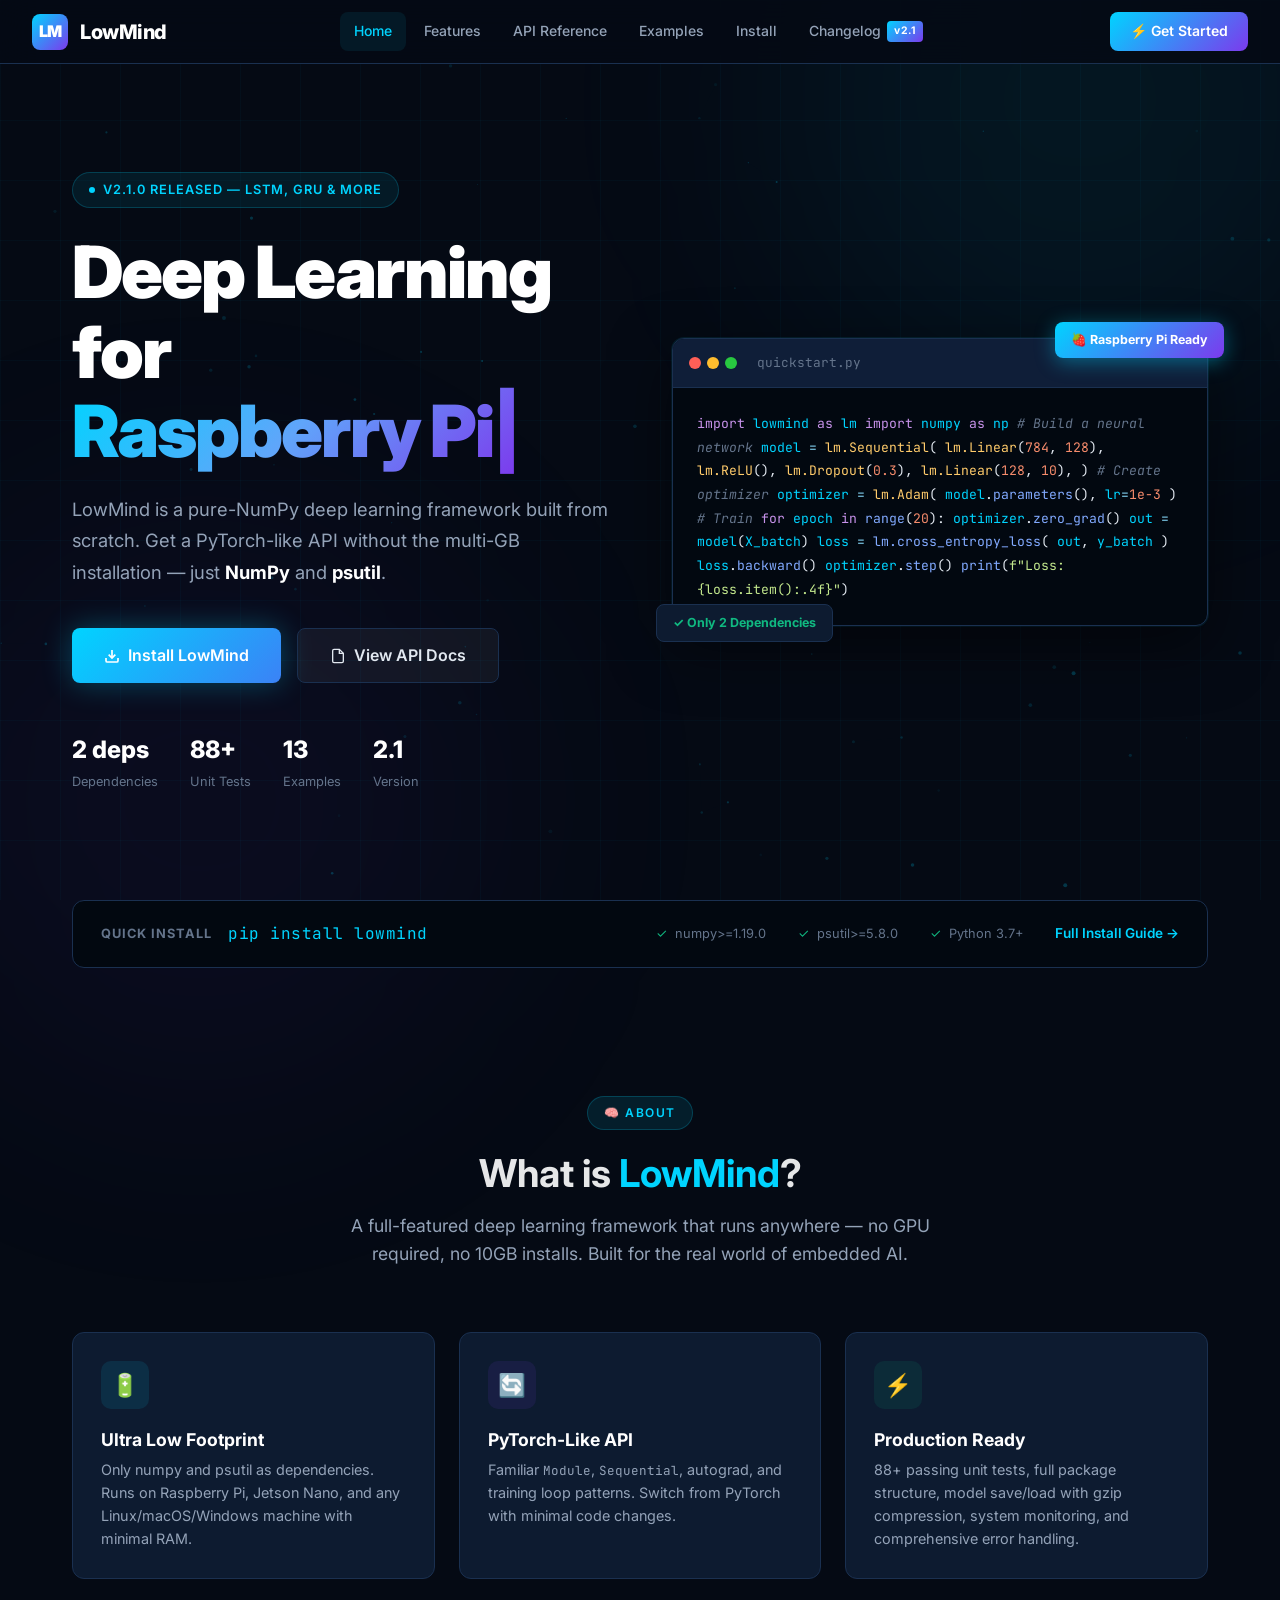
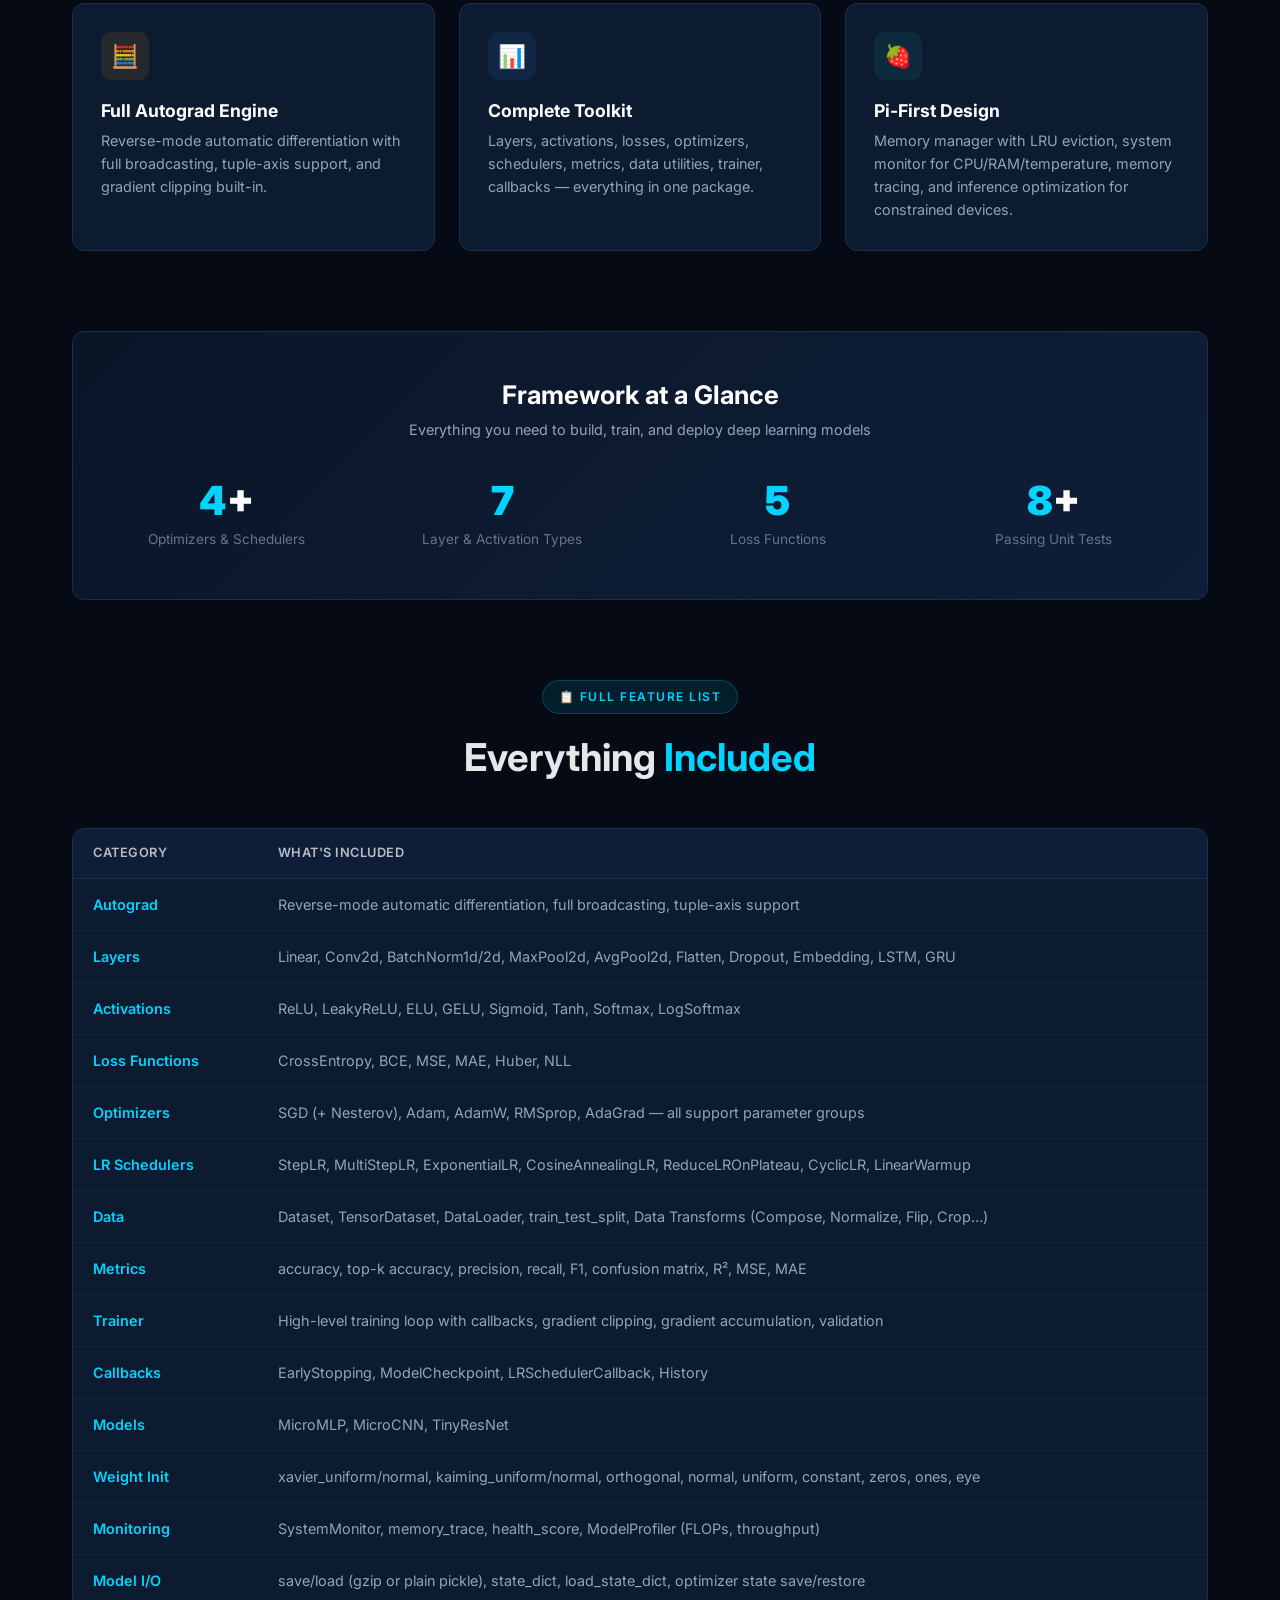
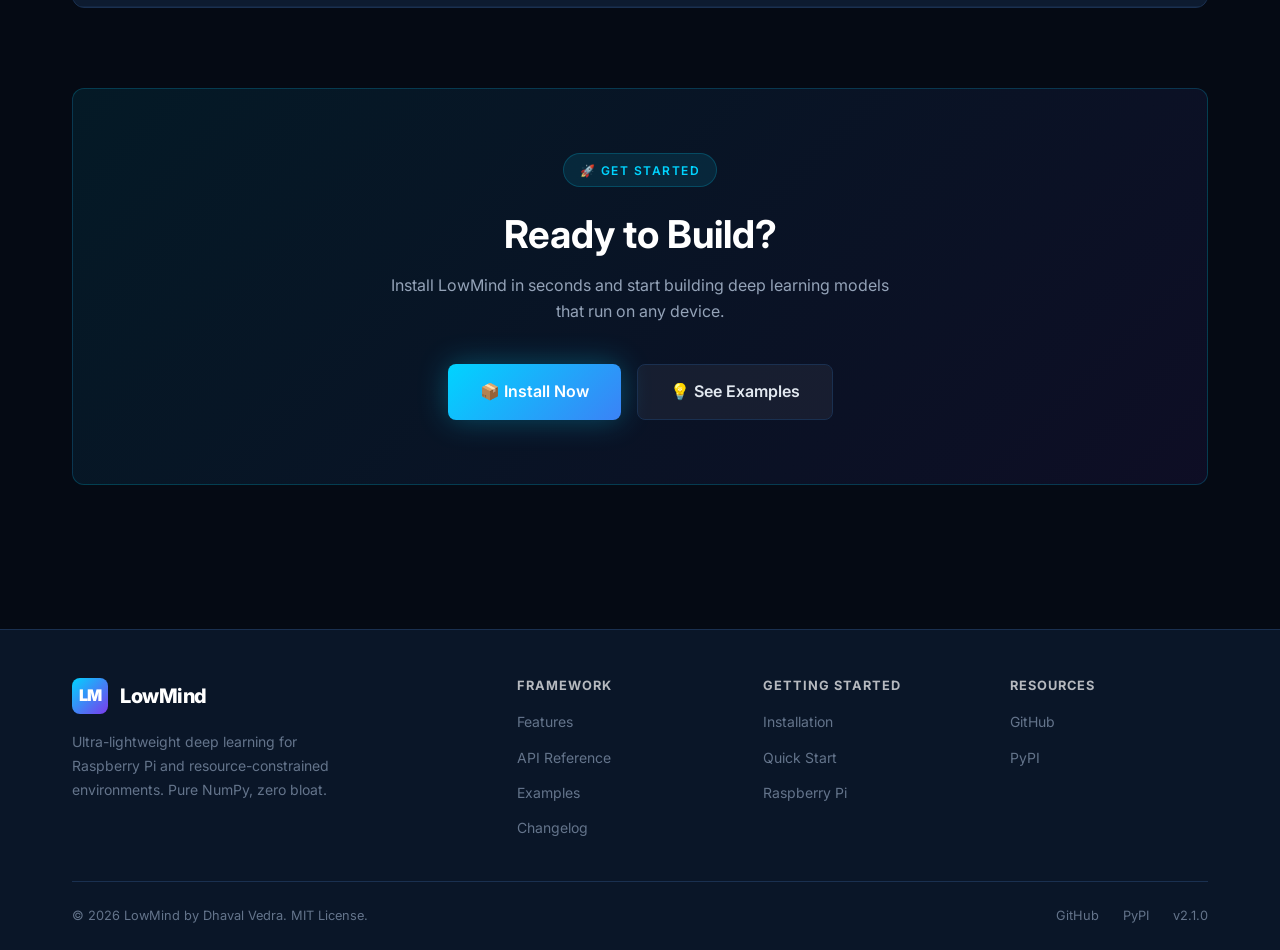
<file: index.html>
<!DOCTYPE html>
<html lang="en">
<head>
  <meta charset="UTF-8" />
  <meta name="viewport" content="width=device-width, initial-scale=1.0" />
  <title>LowMind — Ultra-Lightweight Deep Learning Framework</title>
  <meta name="description" content="Pure-NumPy deep learning framework for Raspberry Pi and resource-constrained devices. PyTorch-like API with only NumPy + psutil." />
  <link rel="preconnect" href="https://fonts.googleapis.com" />
  <link href="https://fonts.googleapis.com/css2?family=Inter:wght@400;500;600;700;800;900&family=JetBrains+Mono:wght@400;600&display=swap" rel="stylesheet" />
  <link rel="stylesheet" href="css/style.css" />
</head>
<body>
  <canvas id="particles"></canvas>
  <div class="bg-grid"></div>
  <div class="bg-glow bg-glow-1"></div>
  <div class="bg-glow bg-glow-2"></div>

  <!-- NAVBAR -->
  <nav class="navbar">
    <a href="index.html" class="nav-brand">
      <div class="nav-logo">LM</div>
      LowMind
    </a>
    <ul class="nav-links">
      <li><a href="index.html" class="active">Home</a></li>
      <li><a href="features.html">Features</a></li>
      <li><a href="api.html">API Reference</a></li>
      <li><a href="examples.html">Examples</a></li>
      <li><a href="installation.html">Install</a></li>
      <li><a href="changelog.html">Changelog <span class="nav-badge">v2.1</span></a></li>
    </ul>
    <div class="nav-right">
      <a href="installation.html" class="btn-nav">⚡ Get Started</a>
      <div class="hamburger">
        <span></span><span></span><span></span>
      </div>
    </div>
  </nav>

  <!-- MOBILE NAV -->
  <div class="mobile-nav">
    <a href="index.html" class="active">🏠 Home</a>
    <a href="features.html">⚡ Features</a>
    <a href="api.html">📚 API Reference</a>
    <a href="examples.html">💡 Examples</a>
    <a href="installation.html">📦 Installation</a>
    <a href="changelog.html">📋 Changelog</a>
  </div>

  <main>
    <!-- HERO -->
    <section class="hero">
      <div class="hero-content">
        <div class="hero-grid">
          <div class="hero-left">
            <div class="hero-eyebrow animate-in">
              <span class="dot"></span>
              v2.1.0 Released — LSTM, GRU & More
            </div>
            <h1 class="hero-title animate-in" style="animation-delay:0.1s">
              Deep Learning for<br>
              <span class="gradient-text">
                <span class="typewriter typewriter-text" data-texts="Raspberry Pi|Embedded Systems|Low-End Devices|Edge Computing|Resource-Constrained Envs"></span>
              </span>
            </h1>
            <p class="hero-desc animate-in" style="animation-delay:0.2s">
              LowMind is a pure-NumPy deep learning framework built from scratch. Get a PyTorch-like API without the multi-GB installation — just <strong style="color:#fff">NumPy</strong> and <strong style="color:#fff">psutil</strong>.
            </p>
            <div class="hero-cta animate-in" style="animation-delay:0.3s">
              <a href="installation.html" class="btn-primary">
                <svg width="16" height="16" viewBox="0 0 24 24" fill="none" stroke="currentColor" stroke-width="2.5"><path d="M21 15v4a2 2 0 0 1-2 2H5a2 2 0 0 1-2-2v-4"/><polyline points="7 10 12 15 17 10"/><line x1="12" y1="15" x2="12" y2="3"/></svg>
                Install LowMind
              </a>
              <a href="api.html" class="btn-secondary">
                <svg width="16" height="16" viewBox="0 0 24 24" fill="none" stroke="currentColor" stroke-width="2"><path d="M14 2H6a2 2 0 0 0-2 2v16a2 2 0 0 0 2 2h12a2 2 0 0 0 2-2V8z"/><polyline points="14 2 14 8 20 8"/></svg>
                View API Docs
              </a>
            </div>
            <div class="hero-stats animate-in" style="animation-delay:0.4s">
              <div class="stat-item">
                <div class="stat-num" data-target="2" data-suffix=" deps">0</div>
                <div class="stat-label">Dependencies</div>
              </div>
              <div class="stat-item">
                <div class="stat-num" data-target="88" data-suffix="+">0</div>
                <div class="stat-label">Unit Tests</div>
              </div>
              <div class="stat-item">
                <div class="stat-num" data-target="13" data-suffix="">0</div>
                <div class="stat-label">Examples</div>
              </div>
              <div class="stat-item">
                <div class="stat-num" data-target="2.1" data-suffix="">0</div>
                <div class="stat-label">Version</div>
              </div>
            </div>
          </div>

          <!-- Hero Code Window -->
          <div class="hero-visual animate-right" style="animation-delay:0.2s">
            <div class="code-window">
              <div class="code-window-bar">
                <div class="window-dots">
                  <span class="dot-red"></span>
                  <span class="dot-yellow"></span>
                  <span class="dot-green"></span>
                </div>
                <span class="window-title">quickstart.py</span>
              </div>
              <div class="code-body">
<span class="kw">import</span> <span class="nm">lowmind</span> <span class="kw">as</span> <span class="nm">lm</span>
<span class="kw">import</span> <span class="nm">numpy</span> <span class="kw">as</span> <span class="nm">np</span>

<span class="cm"># Build a neural network</span>
<span class="nm">model</span> <span class="op">=</span> <span class="cl">lm.Sequential</span>(
    <span class="cl">lm.Linear</span>(<span class="nu">784</span>, <span class="nu">128</span>),
    <span class="cl">lm.ReLU</span>(),
    <span class="cl">lm.Dropout</span>(<span class="nu">0.3</span>),
    <span class="cl">lm.Linear</span>(<span class="nu">128</span>, <span class="nu">10</span>),
)

<span class="cm"># Create optimizer</span>
<span class="nm">optimizer</span> <span class="op">=</span> <span class="cl">lm.Adam</span>(
    <span class="nm">model</span>.<span class="fn">parameters</span>(), <span class="nm">lr</span><span class="op">=</span><span class="nu">1e-3</span>
)

<span class="cm"># Train</span>
<span class="kw">for</span> <span class="nm">epoch</span> <span class="kw">in</span> <span class="fn">range</span>(<span class="nu">20</span>):
    <span class="nm">optimizer</span>.<span class="fn">zero_grad</span>()
    <span class="nm">out</span> <span class="op">=</span> <span class="nm">model</span>(<span class="nm">X_batch</span>)
    <span class="nm">loss</span> <span class="op">=</span> <span class="fn">lm.cross_entropy_loss</span>(
        <span class="nm">out</span>, <span class="nm">y_batch</span>
    )
    <span class="nm">loss</span>.<span class="fn">backward</span>()
    <span class="nm">optimizer</span>.<span class="fn">step</span>()

<span class="fn">print</span>(<span class="st">f"Loss: {loss.item():.4f}"</span>)
              </div>
            </div>

            <!-- Floating badges -->
            <div style="position:absolute;top:-16px;right:-16px;background:linear-gradient(135deg,var(--accent),var(--accent2));color:#fff;padding:0.5rem 1rem;border-radius:8px;font-size:0.78rem;font-weight:700;box-shadow:0 4px 20px rgba(0,212,255,0.4);">
              🍓 Raspberry Pi Ready
            </div>
            <div style="position:absolute;bottom:-16px;left:-16px;background:var(--card);border:1px solid var(--border);color:var(--accent3);padding:0.5rem 1rem;border-radius:8px;font-size:0.78rem;font-weight:700;">
              ✓ Only 2 Dependencies
            </div>
          </div>
        </div>
      </div>
    </section>

    <!-- QUICK INSTALL BANNER -->
    <section style="padding:0 0 3rem;">
      <div class="container">
        <div style="background:var(--code-bg);border:1px solid var(--border);border-radius:var(--radius);padding:1.25rem 1.75rem;display:flex;align-items:center;justify-content:space-between;flex-wrap:wrap;gap:1rem;" data-animate>
          <div style="display:flex;align-items:center;gap:1rem;">
            <div style="color:var(--text3);font-size:0.8rem;font-weight:700;letter-spacing:1px;text-transform:uppercase;">Quick Install</div>
            <code style="color:var(--accent);font-size:1rem;letter-spacing:0.5px;">pip install lowmind</code>
          </div>
          <div style="display:flex;align-items:center;gap:2rem;flex-wrap:wrap;">
            <div style="display:flex;align-items:center;gap:0.5rem;font-size:0.8rem;color:var(--text3);">
              <span style="color:var(--accent3)">✓</span> numpy&gt;=1.19.0
            </div>
            <div style="display:flex;align-items:center;gap:0.5rem;font-size:0.8rem;color:var(--text3);">
              <span style="color:var(--accent3)">✓</span> psutil&gt;=5.8.0
            </div>
            <div style="display:flex;align-items:center;gap:0.5rem;font-size:0.8rem;color:var(--text3);">
              <span style="color:var(--accent3)">✓</span> Python 3.7+
            </div>
            <a href="installation.html" style="color:var(--accent);font-size:0.85rem;font-weight:600;">Full Install Guide →</a>
          </div>
        </div>
      </div>
    </section>

    <!-- WHAT IS LOWMIND -->
    <section class="section">
      <div class="container">
        <div style="text-align:center;margin-bottom:4rem;" data-animate>
          <div class="section-label">🧠 About</div>
          <h2 class="section-title">What is <span>LowMind</span>?</h2>
          <p class="section-desc" style="margin:0 auto;">A full-featured deep learning framework that runs anywhere — no GPU required, no 10GB installs. Built for the real world of embedded AI.</p>
        </div>

        <div class="grid-3">
          <div class="card" data-animate>
            <div class="card-icon cyan">🔋</div>
            <h4>Ultra Low Footprint</h4>
            <p>Only numpy and psutil as dependencies. Runs on Raspberry Pi, Jetson Nano, and any Linux/macOS/Windows machine with minimal RAM.</p>
          </div>
          <div class="card" data-animate>
            <div class="card-icon purple">🔄</div>
            <h4>PyTorch-Like API</h4>
            <p>Familiar <code>Module</code>, <code>Sequential</code>, autograd, and training loop patterns. Switch from PyTorch with minimal code changes.</p>
          </div>
          <div class="card" data-animate>
            <div class="card-icon green">⚡</div>
            <h4>Production Ready</h4>
            <p>88+ passing unit tests, full package structure, model save/load with gzip compression, system monitoring, and comprehensive error handling.</p>
          </div>
          <div class="card" data-animate>
            <div class="card-icon amber">🧮</div>
            <h4>Full Autograd Engine</h4>
            <p>Reverse-mode automatic differentiation with full broadcasting, tuple-axis support, and gradient clipping built-in.</p>
          </div>
          <div class="card" data-animate>
            <div class="card-icon blue">📊</div>
            <h4>Complete Toolkit</h4>
            <p>Layers, activations, losses, optimizers, schedulers, metrics, data utilities, trainer, callbacks — everything in one package.</p>
          </div>
          <div class="card" data-animate>
            <div class="card-icon teal">🍓</div>
            <h4>Pi-First Design</h4>
            <p>Memory manager with LRU eviction, system monitor for CPU/RAM/temperature, memory tracing, and inference optimization for constrained devices.</p>
          </div>
        </div>
      </div>
    </section>

    <!-- STATS -->
    <section class="section" style="padding-top:0">
      <div class="container">
        <div class="stats-section" data-animate>
          <div style="text-align:center;margin-bottom:2.5rem;">
            <h3 style="color:#fff;margin-bottom:0.5rem;">Framework at a Glance</h3>
            <p style="font-size:0.9rem;">Everything you need to build, train, and deploy deep learning models</p>
          </div>
          <div class="stats-grid">
            <div class="stat-card">
              <div class="stat-big"><span data-target="5" data-suffix="">0</span>+</div>
              <div class="stat-desc">Optimizers & Schedulers</div>
            </div>
            <div class="stat-card">
              <div class="stat-big"><span data-target="8" data-suffix="">0</span></div>
              <div class="stat-desc">Layer & Activation Types</div>
            </div>
            <div class="stat-card">
              <div class="stat-big"><span data-target="6" data-suffix="">0</span></div>
              <div class="stat-desc">Loss Functions</div>
            </div>
            <div class="stat-card">
              <div class="stat-big"><span data-target="9" data-suffix="">0</span>+</div>
              <div class="stat-desc">Passing Unit Tests</div>
            </div>
          </div>
        </div>
      </div>
    </section>

    <!-- FEATURE OVERVIEW TABLE -->
    <section class="section" style="padding-top:0">
      <div class="container">
        <div style="text-align:center;margin-bottom:3rem;" data-animate>
          <div class="section-label">📋 Full Feature List</div>
          <h2 class="section-title">Everything <span>Included</span></h2>
        </div>
        <div class="table-wrap" data-animate>
          <table class="feature-table">
            <thead>
              <tr><th>Category</th><th>What's Included</th></tr>
            </thead>
            <tbody>
              <tr><td>Autograd</td><td>Reverse-mode automatic differentiation, full broadcasting, tuple-axis support</td></tr>
              <tr><td>Layers</td><td>Linear, Conv2d, BatchNorm1d/2d, MaxPool2d, AvgPool2d, Flatten, Dropout, Embedding, LSTM, GRU</td></tr>
              <tr><td>Activations</td><td>ReLU, LeakyReLU, ELU, GELU, Sigmoid, Tanh, Softmax, LogSoftmax</td></tr>
              <tr><td>Loss Functions</td><td>CrossEntropy, BCE, MSE, MAE, Huber, NLL</td></tr>
              <tr><td>Optimizers</td><td>SGD (+ Nesterov), Adam, AdamW, RMSprop, AdaGrad — all support parameter groups</td></tr>
              <tr><td>LR Schedulers</td><td>StepLR, MultiStepLR, ExponentialLR, CosineAnnealingLR, ReduceLROnPlateau, CyclicLR, LinearWarmup</td></tr>
              <tr><td>Data</td><td>Dataset, TensorDataset, DataLoader, train_test_split, Data Transforms (Compose, Normalize, Flip, Crop…)</td></tr>
              <tr><td>Metrics</td><td>accuracy, top-k accuracy, precision, recall, F1, confusion matrix, R², MSE, MAE</td></tr>
              <tr><td>Trainer</td><td>High-level training loop with callbacks, gradient clipping, gradient accumulation, validation</td></tr>
              <tr><td>Callbacks</td><td>EarlyStopping, ModelCheckpoint, LRSchedulerCallback, History</td></tr>
              <tr><td>Models</td><td>MicroMLP, MicroCNN, TinyResNet</td></tr>
              <tr><td>Weight Init</td><td>xavier_uniform/normal, kaiming_uniform/normal, orthogonal, normal, uniform, constant, zeros, ones, eye</td></tr>
              <tr><td>Monitoring</td><td>SystemMonitor, memory_trace, health_score, ModelProfiler (FLOPs, throughput)</td></tr>
              <tr><td>Model I/O</td><td>save/load (gzip or plain pickle), state_dict, load_state_dict, optimizer state save/restore</td></tr>
            </tbody>
          </table>
        </div>
      </div>
    </section>

    <!-- CTA -->
    <section class="section" style="padding-top:0">
      <div class="container">
        <div style="background:linear-gradient(135deg,rgba(0,212,255,0.08),rgba(124,58,237,0.08));border:1px solid rgba(0,212,255,0.2);border-radius:var(--radius);padding:4rem 2rem;text-align:center;" data-animate>
          <div class="section-label" style="margin:0 auto 1.5rem;">🚀 Get Started</div>
          <h2 style="color:#fff;margin-bottom:1rem;">Ready to Build?</h2>
          <p style="max-width:500px;margin:0 auto 2.5rem;">Install LowMind in seconds and start building deep learning models that run on any device.</p>
          <div style="display:flex;gap:1rem;justify-content:center;flex-wrap:wrap;">
            <a href="installation.html" class="btn-primary">📦 Install Now</a>
            <a href="examples.html" class="btn-secondary">💡 See Examples</a>
          </div>
        </div>
      </div>
    </section>
  </main>

  <!-- FOOTER -->
  <footer>
    <div class="container">
      <div class="footer-grid">
        <div class="footer-brand">
          <a href="index.html" class="nav-brand" style="display:inline-flex;margin-bottom:1rem;">
            <div class="nav-logo">LM</div>
            LowMind
          </a>
          <p>Ultra-lightweight deep learning for Raspberry Pi and resource-constrained environments. Pure NumPy, zero bloat.</p>
        </div>
        <div class="footer-col">
          <h5>Framework</h5>
          <ul>
            <li><a href="features.html">Features</a></li>
            <li><a href="api.html">API Reference</a></li>
            <li><a href="examples.html">Examples</a></li>
            <li><a href="changelog.html">Changelog</a></li>
          </ul>
        </div>
        <div class="footer-col">
          <h5>Getting Started</h5>
          <ul>
            <li><a href="installation.html">Installation</a></li>
            <li><a href="installation.html#quickstart">Quick Start</a></li>
            <li><a href="installation.html#raspberry-pi">Raspberry Pi</a></li>
          </ul>
        </div>
        <div class="footer-col">
          <h5>Resources</h5>
          <ul>
            <li><a href="https://github.com/dhaval-vedra/lowmind" target="_blank">GitHub</a></li>
            <li><a href="https://pypi.org/project/lowmind/" target="_blank">PyPI</a></li>
          </ul>
        </div>
      </div>
      <div class="footer-bottom">
        <p>© 2026 LowMind by Dhaval Vedra. MIT License.</p>
        <div class="footer-links">
          <a href="https://github.com/dhaval-vedra/lowmind" target="_blank">GitHub</a>
          <a href="https://pypi.org/project/lowmind/" target="_blank">PyPI</a>
          <a href="changelog.html">v2.1.0</a>
        </div>
      </div>
    </div>
  </footer>

  <script src="js/main.js"></script>
</body>
</html>
</file>
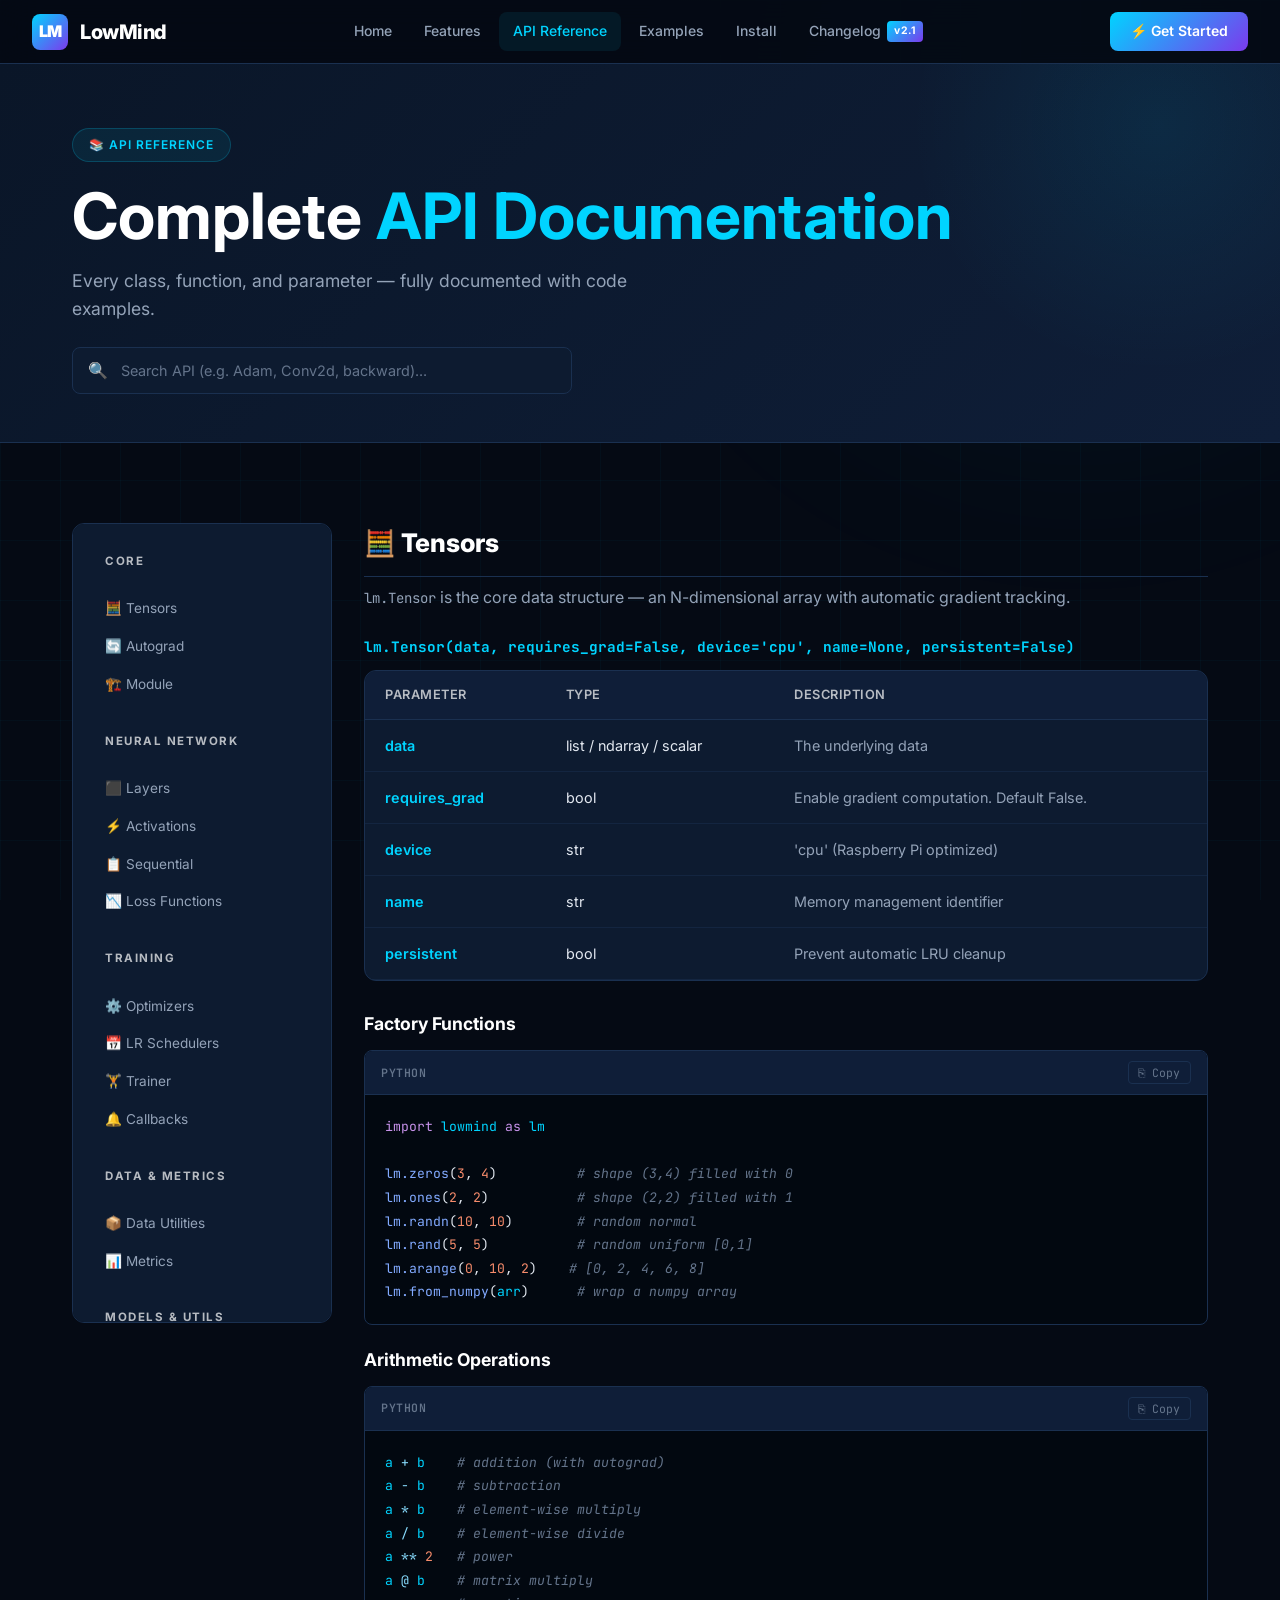
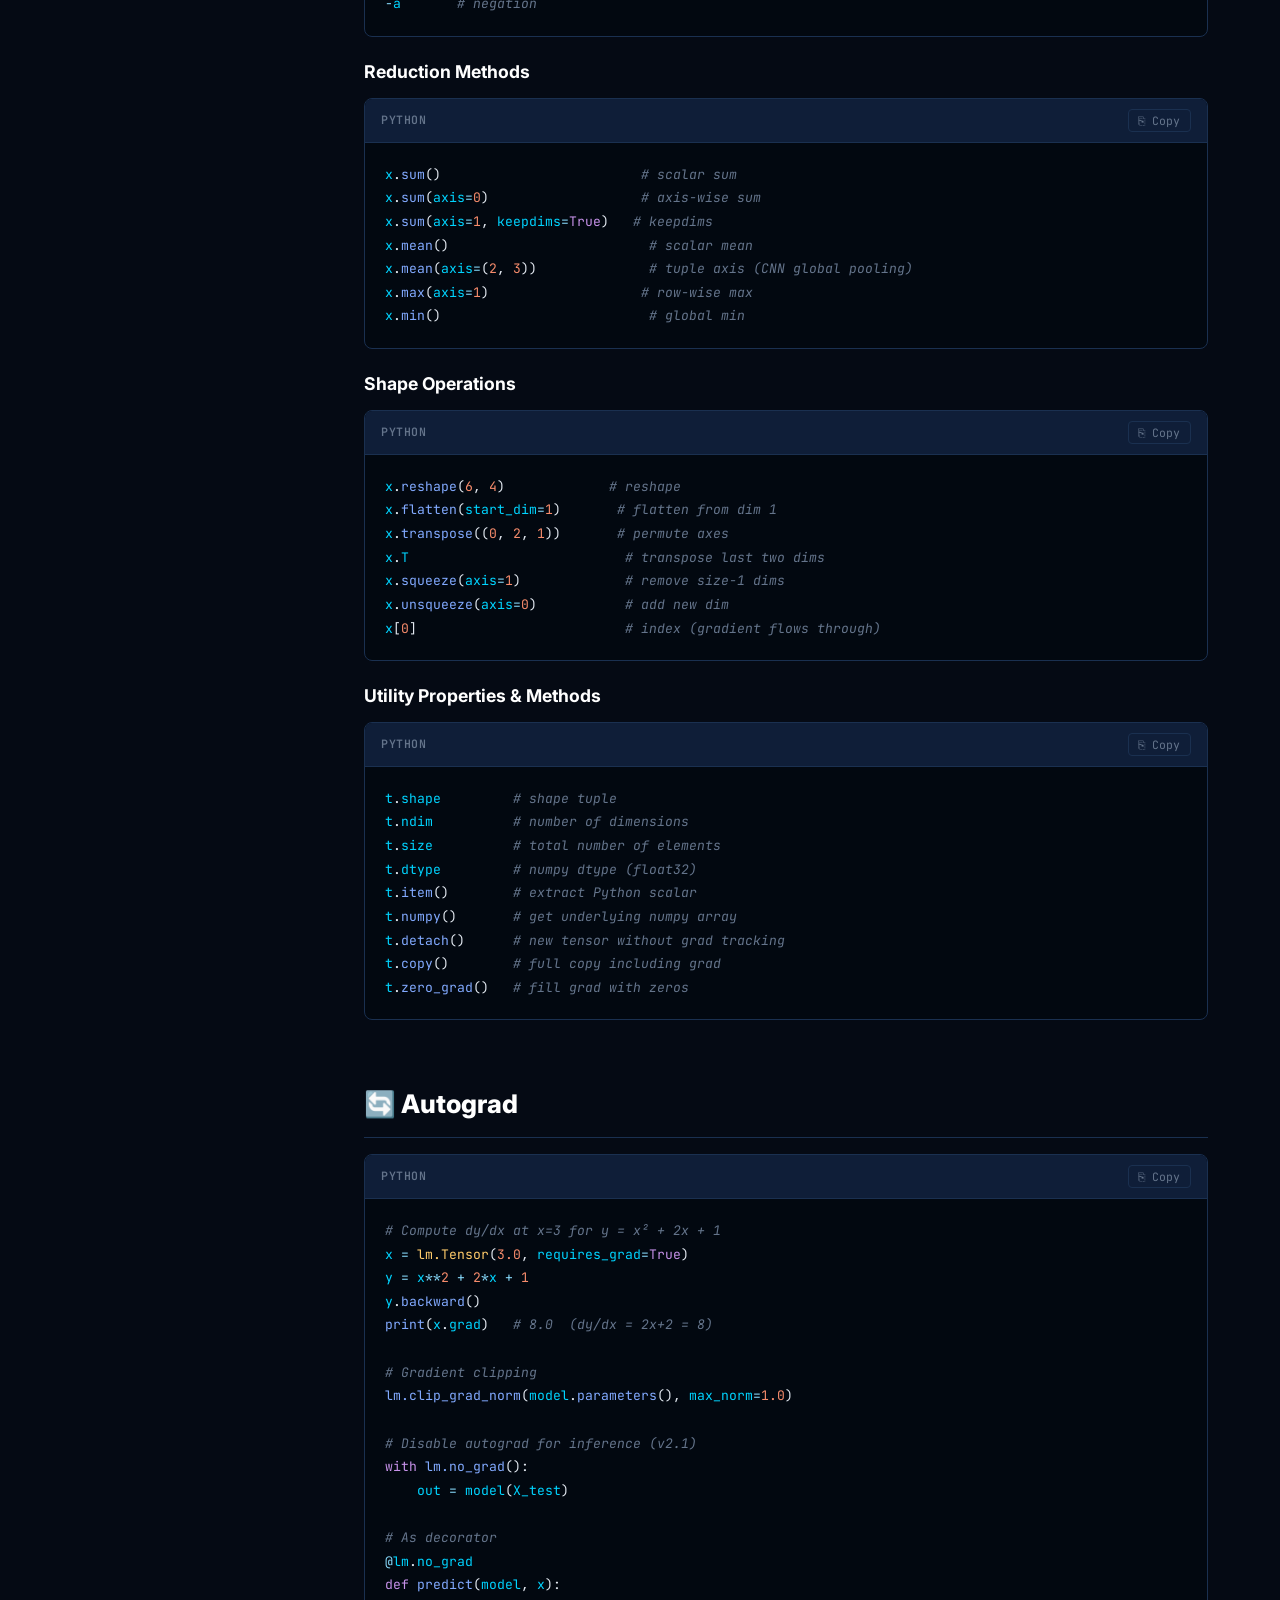
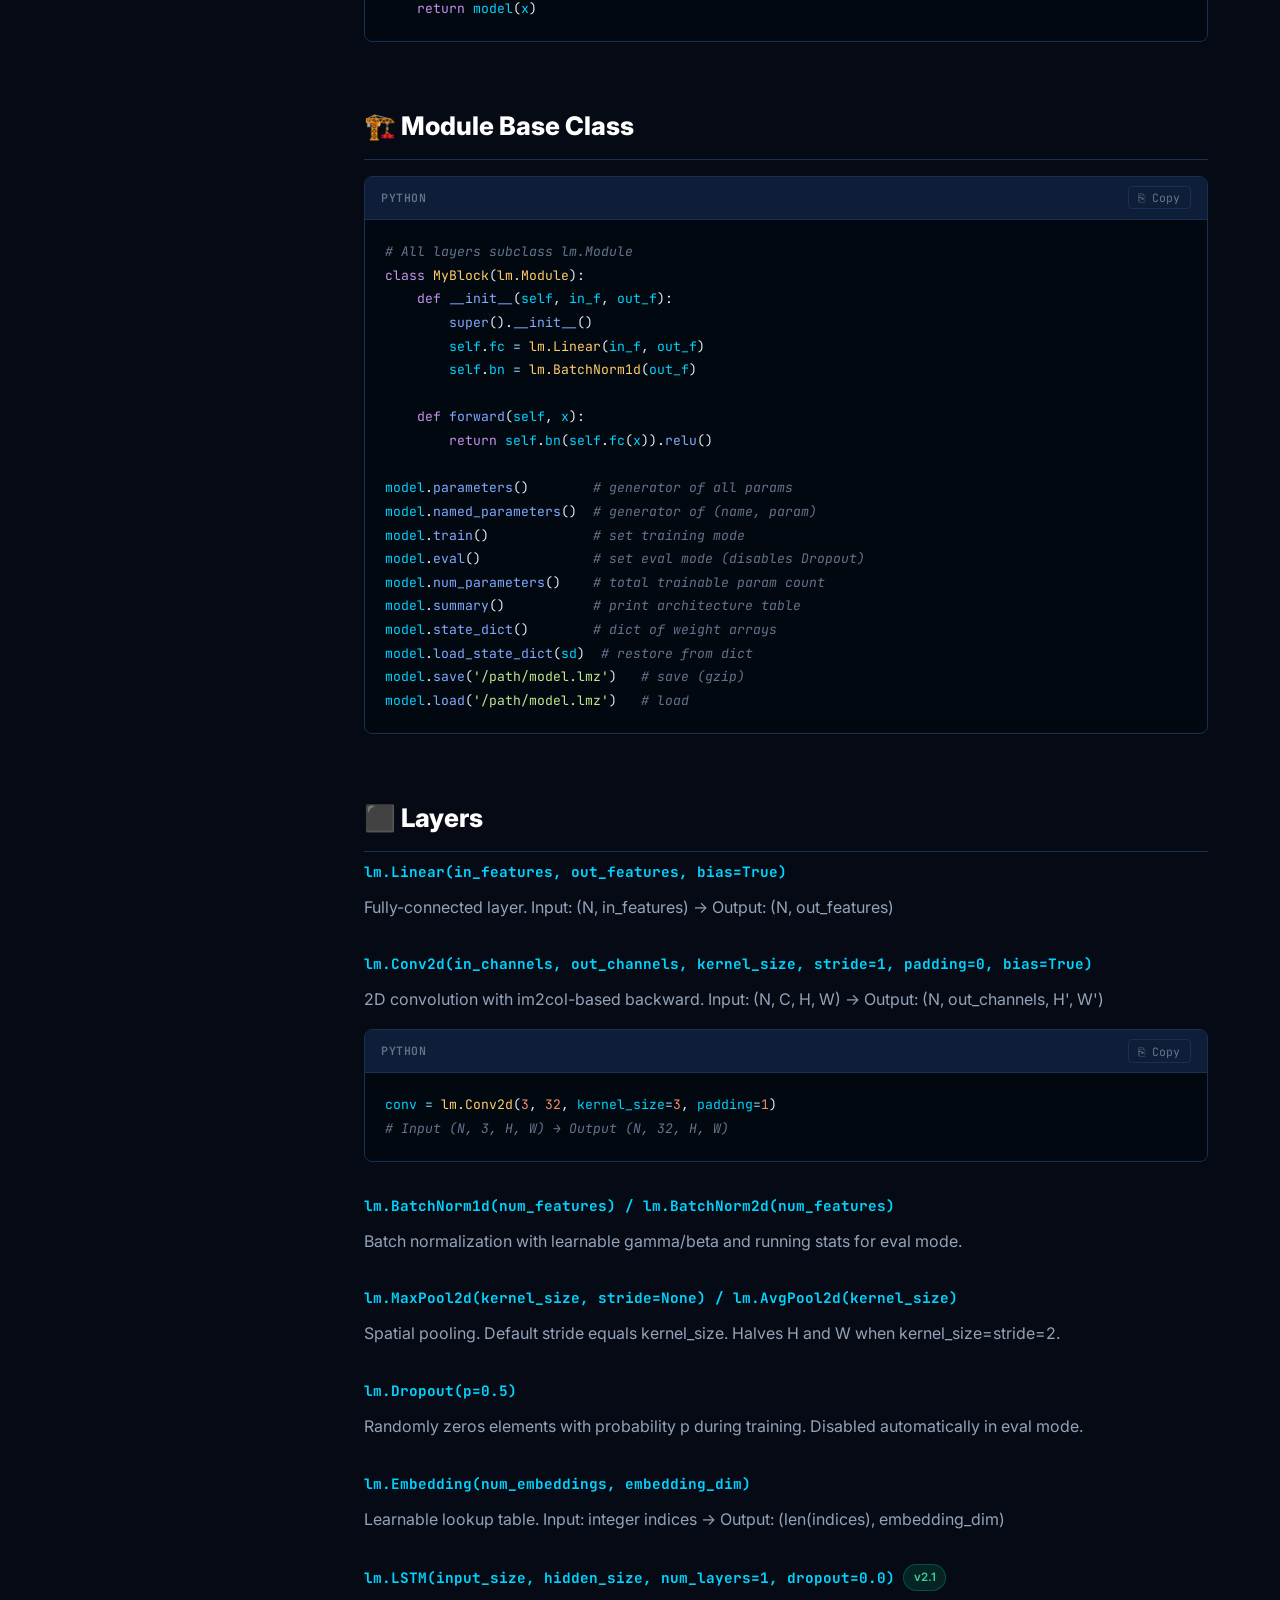
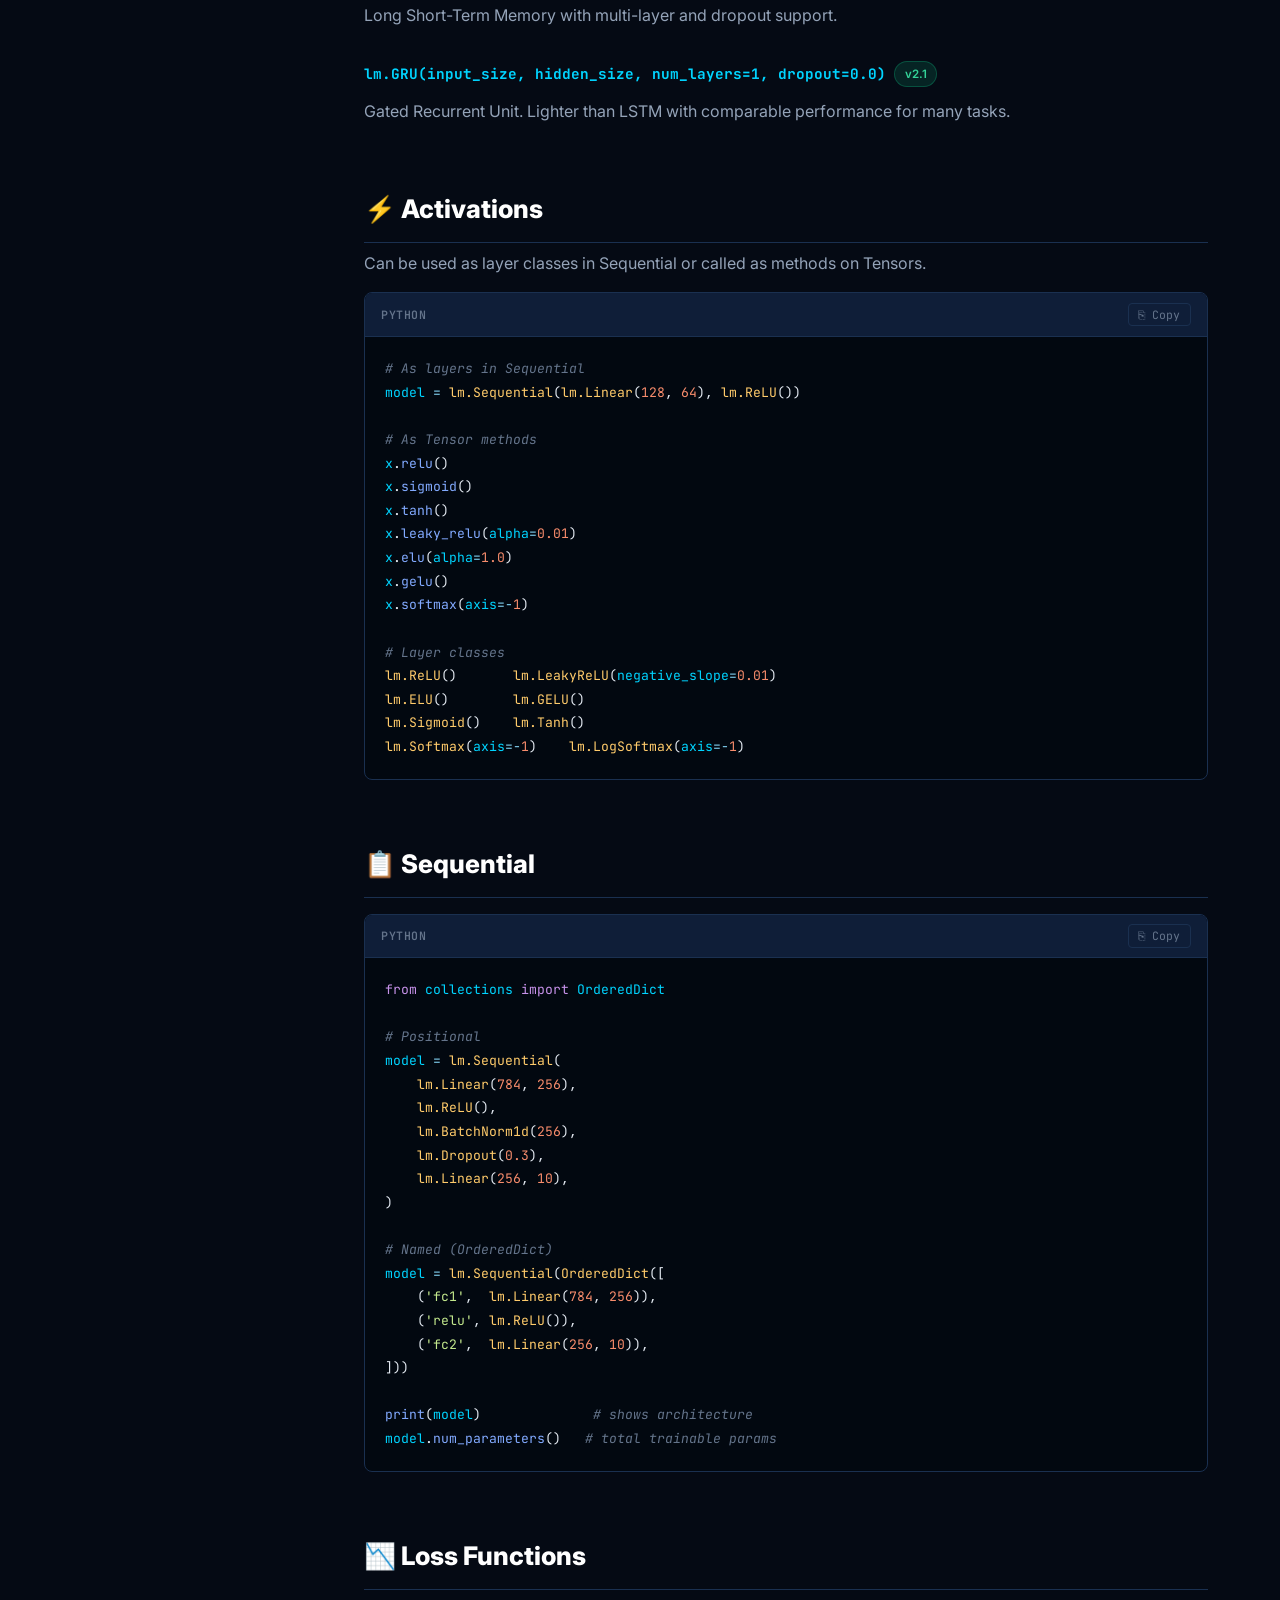
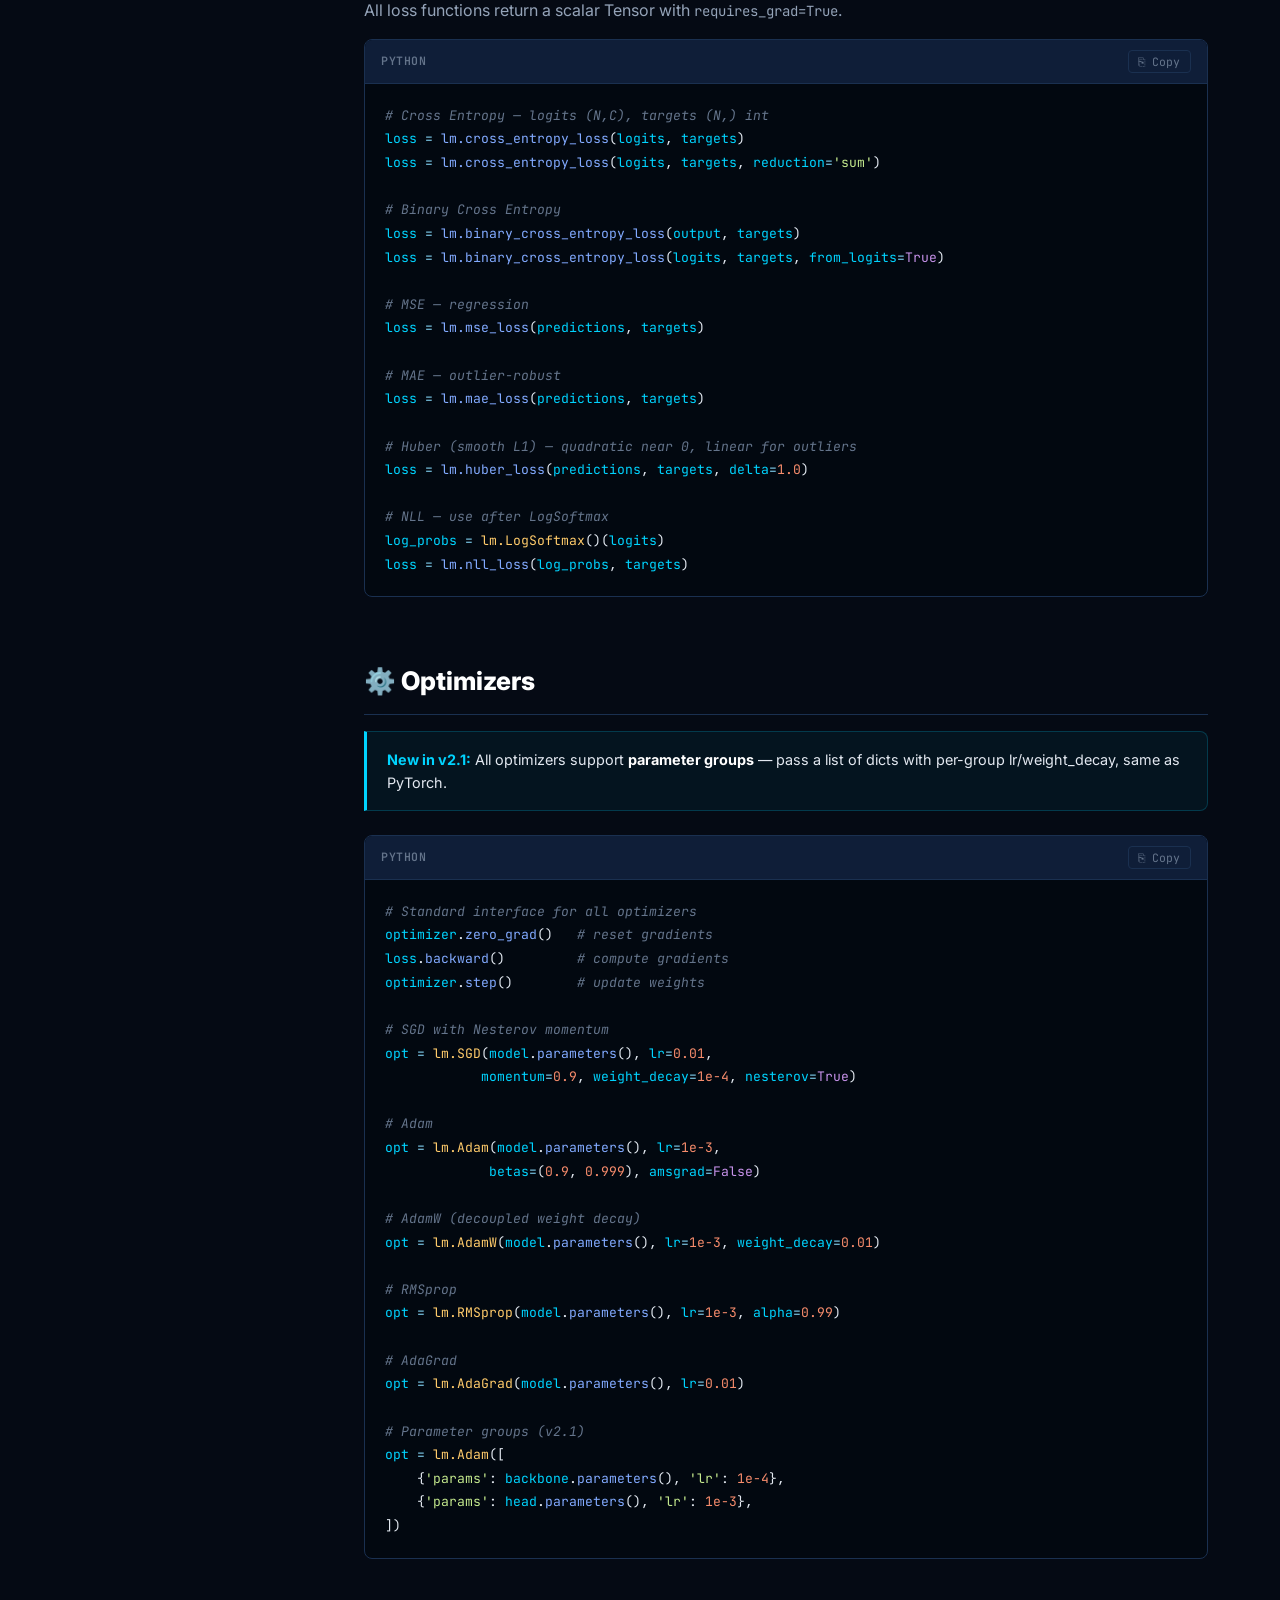
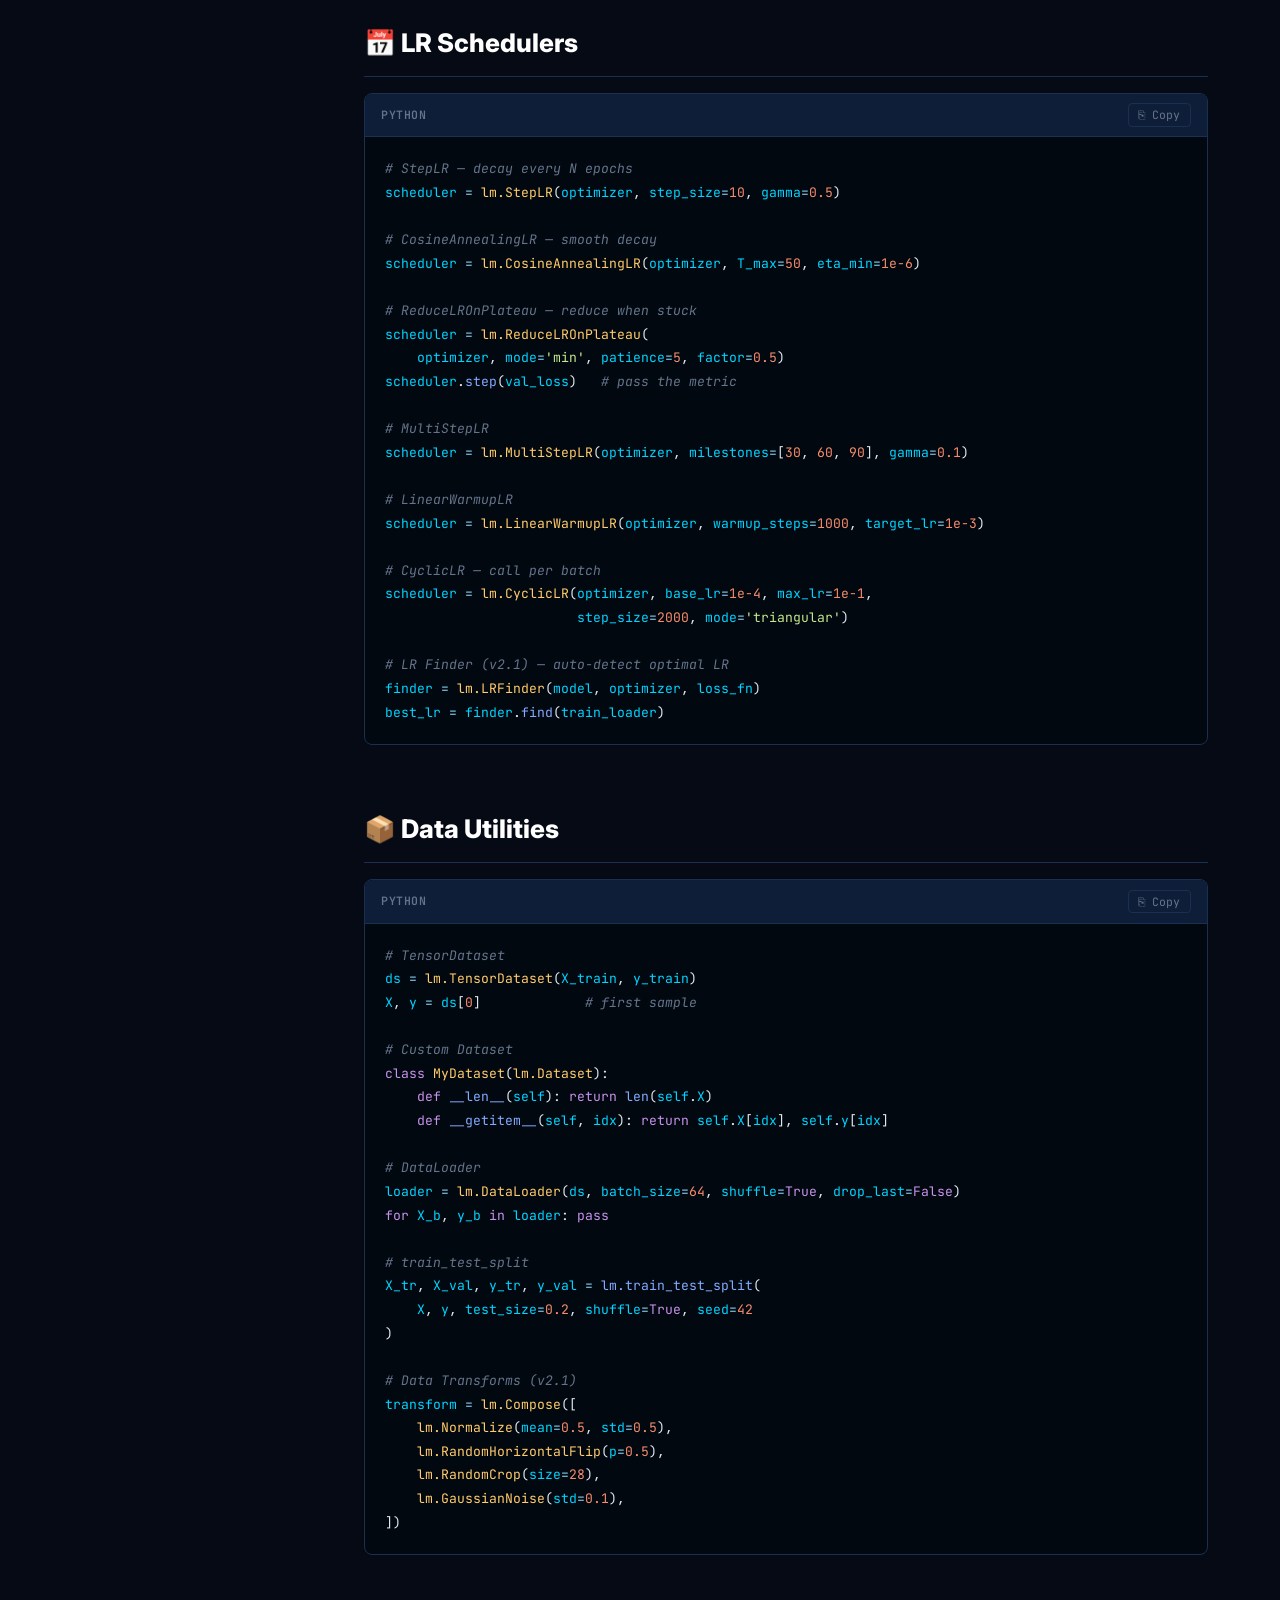
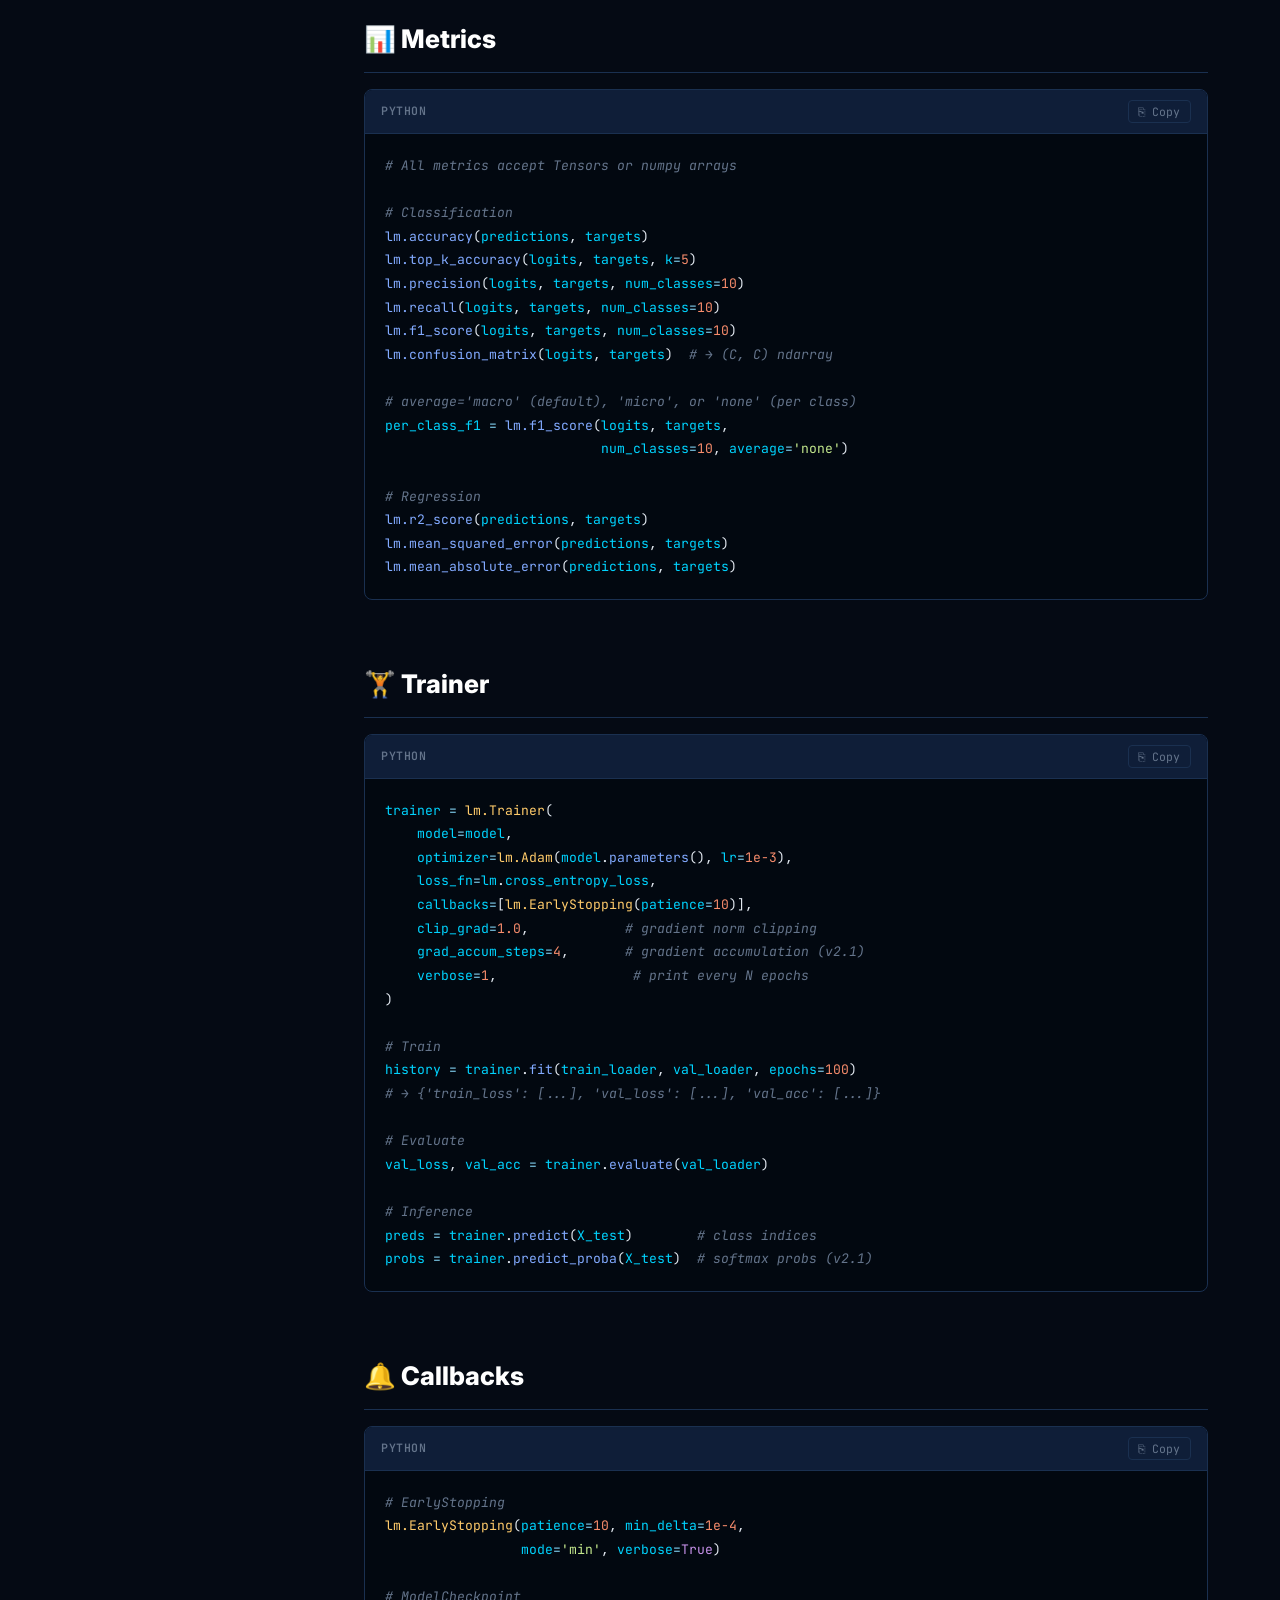
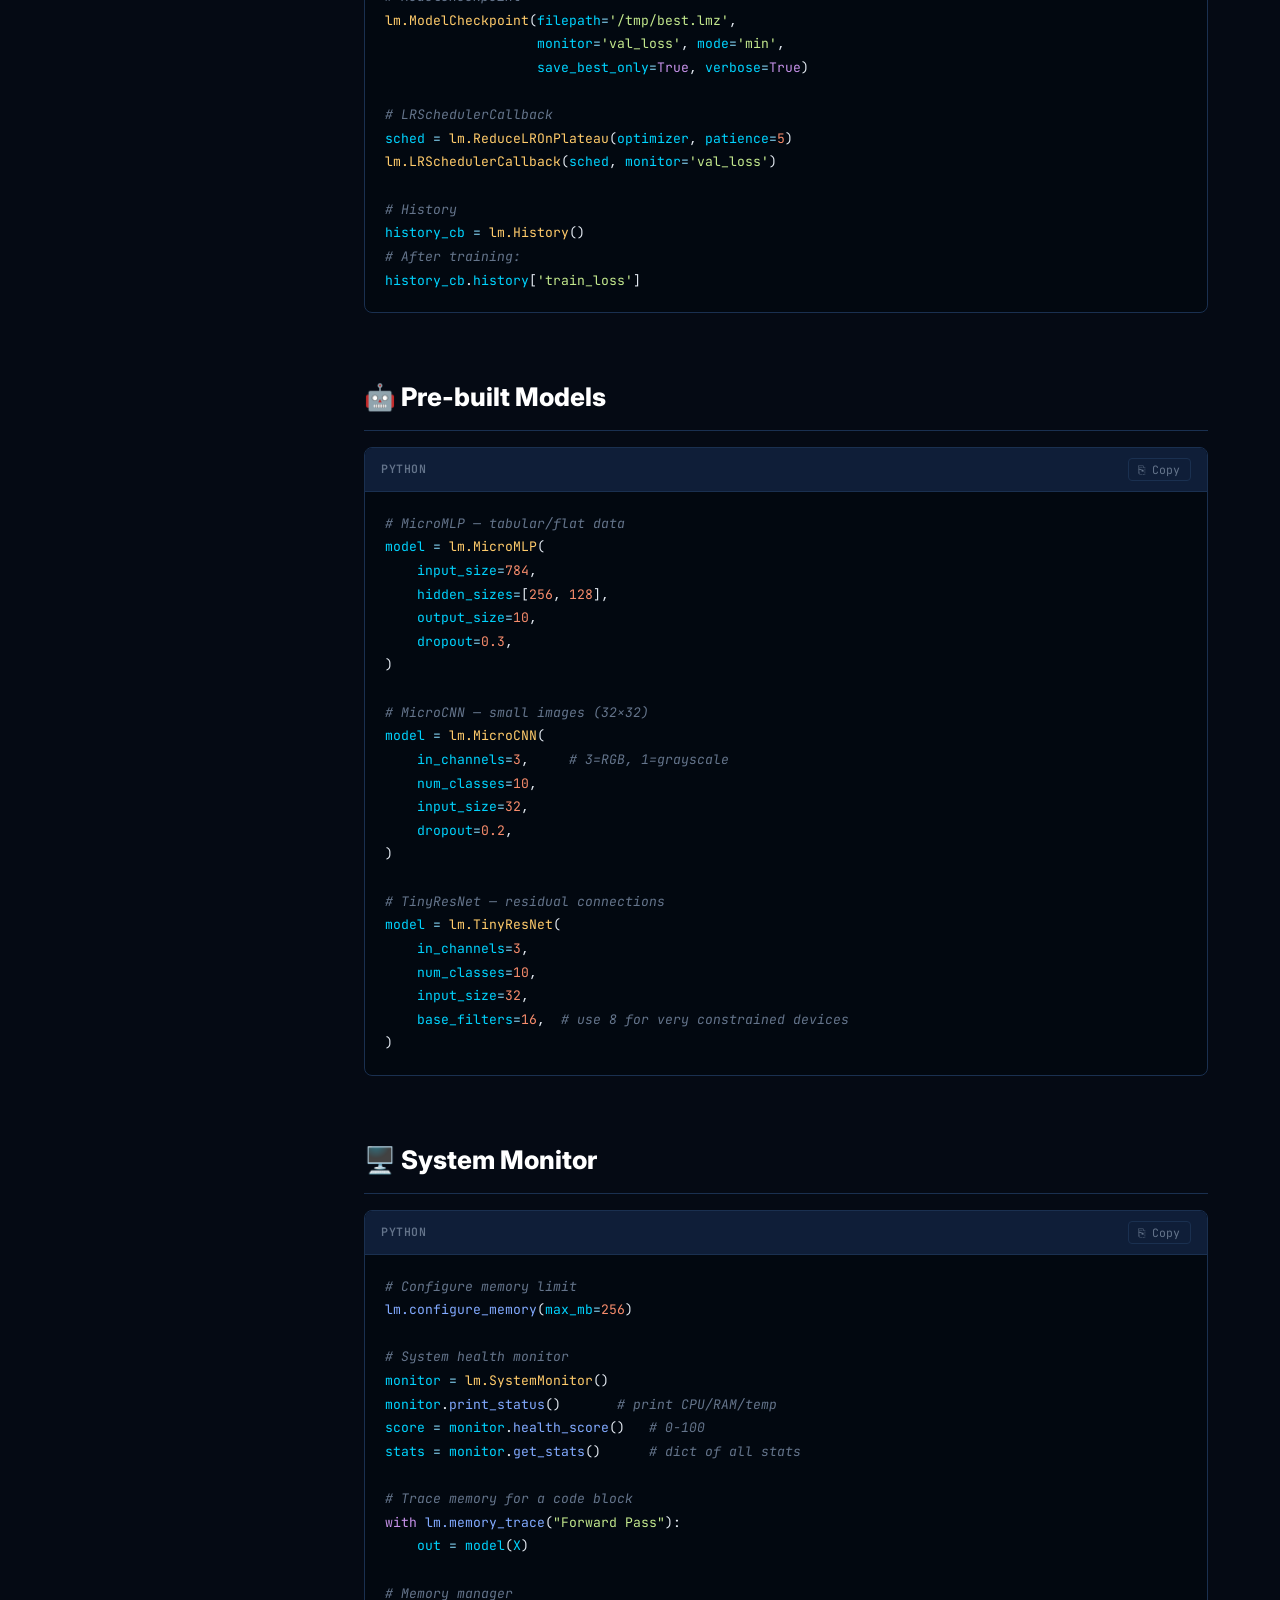
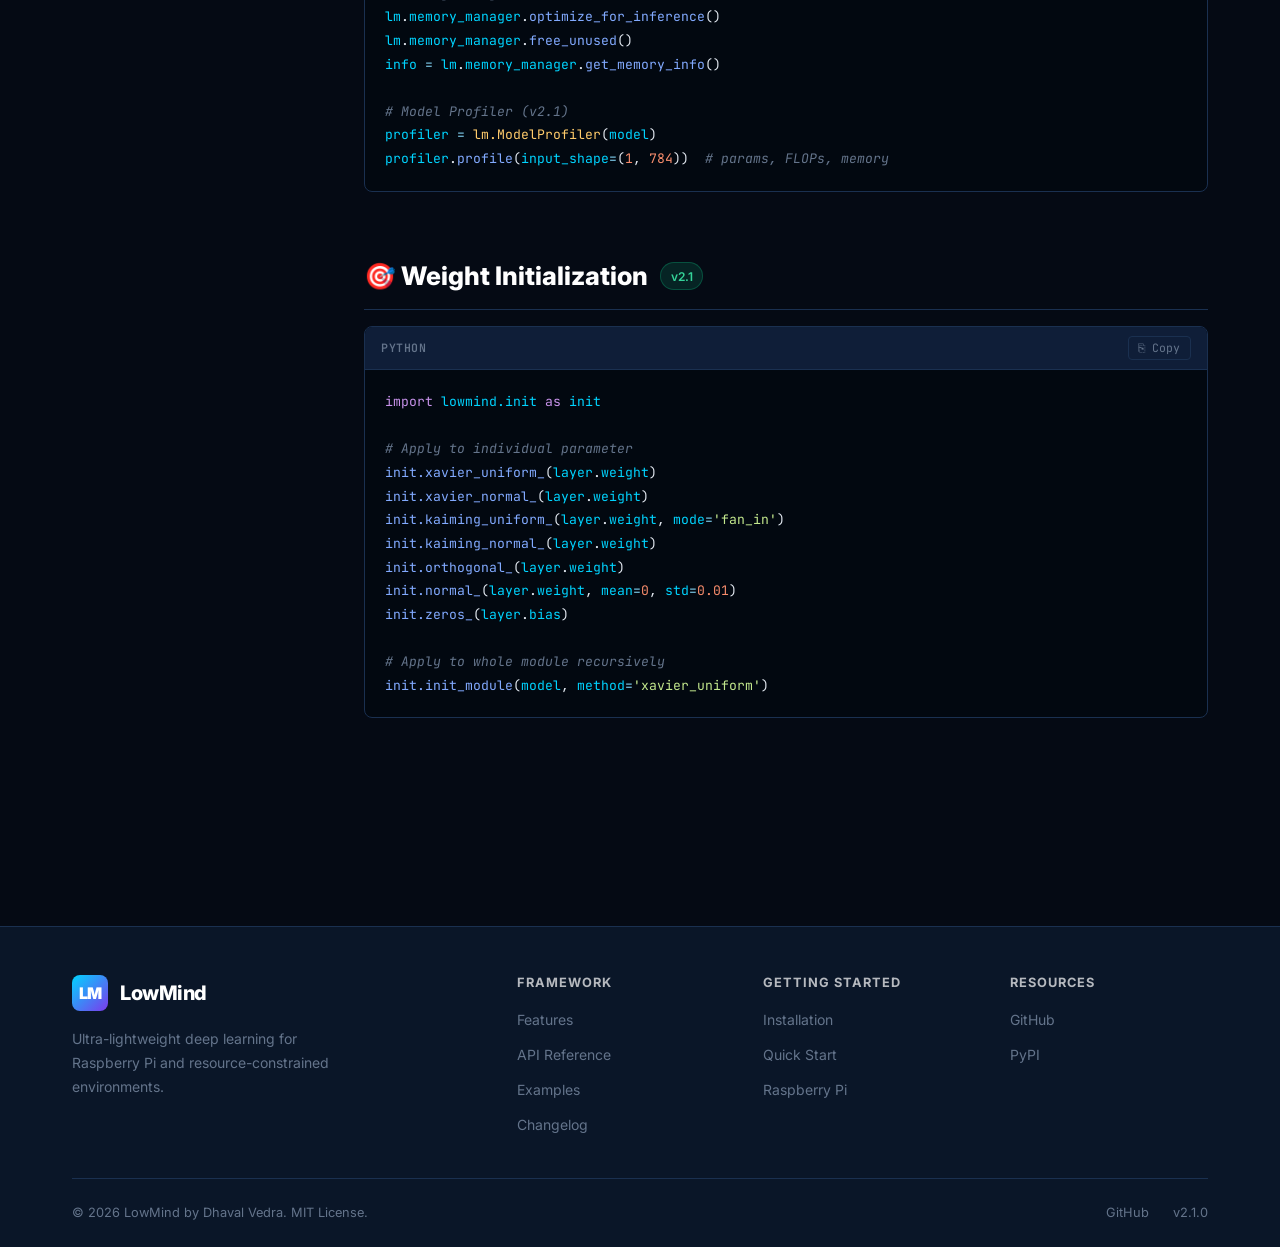
<file: api.html>
<!DOCTYPE html>
<html lang="en">
<head>
  <meta charset="UTF-8" />
  <meta name="viewport" content="width=device-width, initial-scale=1.0" />
  <title>API Reference — LowMind Framework</title>
  <meta name="description" content="Complete API Reference for LowMind: Tensors, Layers, Loss, Optimizers, Schedulers, Data Utilities, Metrics, Trainer, Callbacks, Models, System Monitor." />
  <link rel="preconnect" href="https://fonts.googleapis.com" />
  <link href="https://fonts.googleapis.com/css2?family=Inter:wght@400;500;600;700;800;900&family=JetBrains+Mono:wght@400;600&display=swap" rel="stylesheet" />
  <link rel="stylesheet" href="css/style.css" />
</head>
<body>
  <div class="bg-grid"></div>
  <div class="bg-glow bg-glow-1"></div>

  <nav class="navbar">
    <a href="index.html" class="nav-brand">
      <div class="nav-logo">LM</div>
      LowMind
    </a>
    <ul class="nav-links">
      <li><a href="index.html">Home</a></li>
      <li><a href="features.html">Features</a></li>
      <li><a href="api.html" class="active">API Reference</a></li>
      <li><a href="examples.html">Examples</a></li>
      <li><a href="installation.html">Install</a></li>
      <li><a href="changelog.html">Changelog <span class="nav-badge">v2.1</span></a></li>
    </ul>
    <div class="nav-right">
      <a href="installation.html" class="btn-nav">⚡ Get Started</a>
      <div class="hamburger"><span></span><span></span><span></span></div>
    </div>
  </nav>
  <div class="mobile-nav">
    <a href="index.html">🏠 Home</a>
    <a href="features.html">⚡ Features</a>
    <a href="api.html" class="active">📚 API Reference</a>
    <a href="examples.html">💡 Examples</a>
    <a href="installation.html">📦 Installation</a>
    <a href="changelog.html">📋 Changelog</a>
  </div>

  <main>
    <div class="page-banner">
      <div class="container">
        <div class="page-banner-label">📚 API Reference</div>
        <h1>Complete <span style="color:var(--accent)">API Documentation</span></h1>
        <p>Every class, function, and parameter — fully documented with code examples.</p>
        <div class="search-box" style="margin-top:1.5rem;margin-bottom:0;">
          <span class="search-icon">🔍</span>
          <input type="text" placeholder="Search API (e.g. Adam, Conv2d, backward)..." />
        </div>
      </div>
    </div>

    <section class="section">
      <div class="container">
        <div class="api-layout">
          <!-- Sidebar -->
          <aside class="api-sidebar">
            <div class="sidebar-group">
              <div class="sidebar-title">Core</div>
              <ul class="sidebar-nav">
                <li><a href="#tensors">🧮 Tensors</a></li>
                <li><a href="#autograd">🔄 Autograd</a></li>
                <li><a href="#module">🏗️ Module</a></li>
              </ul>
            </div>
            <div class="sidebar-group">
              <div class="sidebar-title">Neural Network</div>
              <ul class="sidebar-nav">
                <li><a href="#layers">⬛ Layers</a></li>
                <li><a href="#activations">⚡ Activations</a></li>
                <li><a href="#sequential">📋 Sequential</a></li>
                <li><a href="#loss">📉 Loss Functions</a></li>
              </ul>
            </div>
            <div class="sidebar-group">
              <div class="sidebar-title">Training</div>
              <ul class="sidebar-nav">
                <li><a href="#optimizers">⚙️ Optimizers</a></li>
                <li><a href="#schedulers">📅 LR Schedulers</a></li>
                <li><a href="#trainer">🏋️ Trainer</a></li>
                <li><a href="#callbacks">🔔 Callbacks</a></li>
              </ul>
            </div>
            <div class="sidebar-group">
              <div class="sidebar-title">Data & Metrics</div>
              <ul class="sidebar-nav">
                <li><a href="#data">📦 Data Utilities</a></li>
                <li><a href="#metrics">📊 Metrics</a></li>
              </ul>
            </div>
            <div class="sidebar-group">
              <div class="sidebar-title">Models & Utils</div>
              <ul class="sidebar-nav">
                <li><a href="#models">🤖 Pre-built Models</a></li>
                <li><a href="#monitor">🖥️ System Monitor</a></li>
                <li><a href="#init">🎯 Weight Init</a></li>
              </ul>
            </div>
          </aside>

          <!-- Main Content -->
          <div>
            <!-- TENSORS -->
            <div class="api-section" id="tensors">
              <div class="api-section-title">🧮 Tensors</div>
              <p style="margin-bottom:1.5rem;"><code>lm.Tensor</code> is the core data structure — an N-dimensional array with automatic gradient tracking.</p>

              <div class="api-method">
                <div class="api-method-title"><code>lm.Tensor(data, requires_grad=False, device='cpu', name=None, persistent=False)</code></div>
                <div class="table-wrap" style="margin-bottom:1rem;">
                  <table class="feature-table">
                    <thead><tr><th>Parameter</th><th>Type</th><th>Description</th></tr></thead>
                    <tbody>
                      <tr><td>data</td><td>list / ndarray / scalar</td><td>The underlying data</td></tr>
                      <tr><td>requires_grad</td><td>bool</td><td>Enable gradient computation. Default False.</td></tr>
                      <tr><td>device</td><td>str</td><td>'cpu' (Raspberry Pi optimized)</td></tr>
                      <tr><td>name</td><td>str</td><td>Memory management identifier</td></tr>
                      <tr><td>persistent</td><td>bool</td><td>Prevent automatic LRU cleanup</td></tr>
                    </tbody>
                  </table>
                </div>
              </div>

              <h4 style="color:#fff;margin-bottom:1rem;">Factory Functions</h4>
              <div class="code-block">
                <div class="code-header"><span class="code-lang">python</span><button class="copy-btn" onclick="copyCode(this)">⎘ Copy</button></div>
                <pre><span class="kw">import</span> <span class="nm">lowmind</span> <span class="kw">as</span> <span class="nm">lm</span>

<span class="fn">lm.zeros</span>(<span class="nu">3</span>, <span class="nu">4</span>)          <span class="cm"># shape (3,4) filled with 0</span>
<span class="fn">lm.ones</span>(<span class="nu">2</span>, <span class="nu">2</span>)           <span class="cm"># shape (2,2) filled with 1</span>
<span class="fn">lm.randn</span>(<span class="nu">10</span>, <span class="nu">10</span>)        <span class="cm"># random normal</span>
<span class="fn">lm.rand</span>(<span class="nu">5</span>, <span class="nu">5</span>)           <span class="cm"># random uniform [0,1]</span>
<span class="fn">lm.arange</span>(<span class="nu">0</span>, <span class="nu">10</span>, <span class="nu">2</span>)    <span class="cm"># [0, 2, 4, 6, 8]</span>
<span class="fn">lm.from_numpy</span>(<span class="nm">arr</span>)      <span class="cm"># wrap a numpy array</span></pre>
              </div>

              <h4 style="color:#fff;margin:1.5rem 0 1rem;">Arithmetic Operations</h4>
              <div class="code-block">
                <div class="code-header"><span class="code-lang">python</span><button class="copy-btn" onclick="copyCode(this)">⎘ Copy</button></div>
                <pre><span class="nm">a</span> <span class="op">+</span> <span class="nm">b</span>    <span class="cm"># addition (with autograd)</span>
<span class="nm">a</span> <span class="op">-</span> <span class="nm">b</span>    <span class="cm"># subtraction</span>
<span class="nm">a</span> <span class="op">*</span> <span class="nm">b</span>    <span class="cm"># element-wise multiply</span>
<span class="nm">a</span> <span class="op">/</span> <span class="nm">b</span>    <span class="cm"># element-wise divide</span>
<span class="nm">a</span> <span class="op">**</span> <span class="nu">2</span>   <span class="cm"># power</span>
<span class="nm">a</span> <span class="op">@</span> <span class="nm">b</span>    <span class="cm"># matrix multiply</span>
<span class="op">-</span><span class="nm">a</span>       <span class="cm"># negation</span></pre>
              </div>

              <h4 style="color:#fff;margin:1.5rem 0 1rem;">Reduction Methods</h4>
              <div class="code-block">
                <div class="code-header"><span class="code-lang">python</span><button class="copy-btn" onclick="copyCode(this)">⎘ Copy</button></div>
                <pre><span class="nm">x</span>.<span class="fn">sum</span>()                         <span class="cm"># scalar sum</span>
<span class="nm">x</span>.<span class="fn">sum</span>(<span class="nm">axis</span><span class="op">=</span><span class="nu">0</span>)                   <span class="cm"># axis-wise sum</span>
<span class="nm">x</span>.<span class="fn">sum</span>(<span class="nm">axis</span><span class="op">=</span><span class="nu">1</span>, <span class="nm">keepdims</span><span class="op">=</span><span class="kw">True</span>)   <span class="cm"># keepdims</span>
<span class="nm">x</span>.<span class="fn">mean</span>()                         <span class="cm"># scalar mean</span>
<span class="nm">x</span>.<span class="fn">mean</span>(<span class="nm">axis</span><span class="op">=</span>(<span class="nu">2</span>, <span class="nu">3</span>))              <span class="cm"># tuple axis (CNN global pooling)</span>
<span class="nm">x</span>.<span class="fn">max</span>(<span class="nm">axis</span><span class="op">=</span><span class="nu">1</span>)                   <span class="cm"># row-wise max</span>
<span class="nm">x</span>.<span class="fn">min</span>()                          <span class="cm"># global min</span></pre>
              </div>

              <h4 style="color:#fff;margin:1.5rem 0 1rem;">Shape Operations</h4>
              <div class="code-block">
                <div class="code-header"><span class="code-lang">python</span><button class="copy-btn" onclick="copyCode(this)">⎘ Copy</button></div>
                <pre><span class="nm">x</span>.<span class="fn">reshape</span>(<span class="nu">6</span>, <span class="nu">4</span>)             <span class="cm"># reshape</span>
<span class="nm">x</span>.<span class="fn">flatten</span>(<span class="nm">start_dim</span><span class="op">=</span><span class="nu">1</span>)       <span class="cm"># flatten from dim 1</span>
<span class="nm">x</span>.<span class="fn">transpose</span>((<span class="nu">0</span>, <span class="nu">2</span>, <span class="nu">1</span>))       <span class="cm"># permute axes</span>
<span class="nm">x</span>.<span class="nm">T</span>                           <span class="cm"># transpose last two dims</span>
<span class="nm">x</span>.<span class="fn">squeeze</span>(<span class="nm">axis</span><span class="op">=</span><span class="nu">1</span>)             <span class="cm"># remove size-1 dims</span>
<span class="nm">x</span>.<span class="fn">unsqueeze</span>(<span class="nm">axis</span><span class="op">=</span><span class="nu">0</span>)           <span class="cm"># add new dim</span>
<span class="nm">x</span>[<span class="nu">0</span>]                          <span class="cm"># index (gradient flows through)</span></pre>
              </div>

              <h4 style="color:#fff;margin:1.5rem 0 1rem;">Utility Properties & Methods</h4>
              <div class="code-block">
                <div class="code-header"><span class="code-lang">python</span><button class="copy-btn" onclick="copyCode(this)">⎘ Copy</button></div>
                <pre><span class="nm">t</span>.<span class="nm">shape</span>         <span class="cm"># shape tuple</span>
<span class="nm">t</span>.<span class="nm">ndim</span>          <span class="cm"># number of dimensions</span>
<span class="nm">t</span>.<span class="nm">size</span>          <span class="cm"># total number of elements</span>
<span class="nm">t</span>.<span class="nm">dtype</span>         <span class="cm"># numpy dtype (float32)</span>
<span class="nm">t</span>.<span class="fn">item</span>()        <span class="cm"># extract Python scalar</span>
<span class="nm">t</span>.<span class="fn">numpy</span>()       <span class="cm"># get underlying numpy array</span>
<span class="nm">t</span>.<span class="fn">detach</span>()      <span class="cm"># new tensor without grad tracking</span>
<span class="nm">t</span>.<span class="fn">copy</span>()        <span class="cm"># full copy including grad</span>
<span class="nm">t</span>.<span class="fn">zero_grad</span>()   <span class="cm"># fill grad with zeros</span></pre>
              </div>
            </div>

            <!-- AUTOGRAD -->
            <div class="api-section" id="autograd">
              <div class="api-section-title">🔄 Autograd</div>
              <div class="code-block">
                <div class="code-header"><span class="code-lang">python</span><button class="copy-btn" onclick="copyCode(this)">⎘ Copy</button></div>
                <pre><span class="cm"># Compute dy/dx at x=3 for y = x² + 2x + 1</span>
<span class="nm">x</span> <span class="op">=</span> <span class="cl">lm.Tensor</span>(<span class="nu">3.0</span>, <span class="nm">requires_grad</span><span class="op">=</span><span class="kw">True</span>)
<span class="nm">y</span> <span class="op">=</span> <span class="nm">x</span><span class="op">**</span><span class="nu">2</span> <span class="op">+</span> <span class="nu">2</span><span class="op">*</span><span class="nm">x</span> <span class="op">+</span> <span class="nu">1</span>
<span class="nm">y</span>.<span class="fn">backward</span>()
<span class="fn">print</span>(<span class="nm">x</span>.<span class="nm">grad</span>)   <span class="cm"># 8.0  (dy/dx = 2x+2 = 8)</span>

<span class="cm"># Gradient clipping</span>
<span class="fn">lm.clip_grad_norm</span>(<span class="nm">model</span>.<span class="fn">parameters</span>(), <span class="nm">max_norm</span><span class="op">=</span><span class="nu">1.0</span>)

<span class="cm"># Disable autograd for inference (v2.1)</span>
<span class="kw">with</span> <span class="fn">lm.no_grad</span>():
    <span class="nm">out</span> <span class="op">=</span> <span class="nm">model</span>(<span class="nm">X_test</span>)

<span class="cm"># As decorator</span>
<span class="op">@</span><span class="nm">lm</span>.<span class="nm">no_grad</span>
<span class="kw">def</span> <span class="fn">predict</span>(<span class="nm">model</span>, <span class="nm">x</span>):
    <span class="kw">return</span> <span class="nm">model</span>(<span class="nm">x</span>)</pre>
              </div>
            </div>

            <!-- MODULE -->
            <div class="api-section" id="module">
              <div class="api-section-title">🏗️ Module Base Class</div>
              <div class="code-block">
                <div class="code-header"><span class="code-lang">python</span><button class="copy-btn" onclick="copyCode(this)">⎘ Copy</button></div>
                <pre><span class="cm"># All layers subclass lm.Module</span>
<span class="kw">class</span> <span class="cl">MyBlock</span>(<span class="cl">lm.Module</span>):
    <span class="kw">def</span> <span class="fn">__init__</span>(<span class="nm">self</span>, <span class="nm">in_f</span>, <span class="nm">out_f</span>):
        <span class="fn">super</span>().<span class="fn">__init__</span>()
        <span class="nm">self</span>.<span class="nm">fc</span> <span class="op">=</span> <span class="cl">lm.Linear</span>(<span class="nm">in_f</span>, <span class="nm">out_f</span>)
        <span class="nm">self</span>.<span class="nm">bn</span> <span class="op">=</span> <span class="cl">lm.BatchNorm1d</span>(<span class="nm">out_f</span>)

    <span class="kw">def</span> <span class="fn">forward</span>(<span class="nm">self</span>, <span class="nm">x</span>):
        <span class="kw">return</span> <span class="nm">self</span>.<span class="nm">bn</span>(<span class="nm">self</span>.<span class="nm">fc</span>(<span class="nm">x</span>)).<span class="fn">relu</span>()

<span class="nm">model</span>.<span class="fn">parameters</span>()        <span class="cm"># generator of all params</span>
<span class="nm">model</span>.<span class="fn">named_parameters</span>()  <span class="cm"># generator of (name, param)</span>
<span class="nm">model</span>.<span class="fn">train</span>()             <span class="cm"># set training mode</span>
<span class="nm">model</span>.<span class="fn">eval</span>()              <span class="cm"># set eval mode (disables Dropout)</span>
<span class="nm">model</span>.<span class="fn">num_parameters</span>()    <span class="cm"># total trainable param count</span>
<span class="nm">model</span>.<span class="fn">summary</span>()           <span class="cm"># print architecture table</span>
<span class="nm">model</span>.<span class="fn">state_dict</span>()        <span class="cm"># dict of weight arrays</span>
<span class="nm">model</span>.<span class="fn">load_state_dict</span>(<span class="nm">sd</span>)  <span class="cm"># restore from dict</span>
<span class="nm">model</span>.<span class="fn">save</span>(<span class="st">'/path/model.lmz'</span>)   <span class="cm"># save (gzip)</span>
<span class="nm">model</span>.<span class="fn">load</span>(<span class="st">'/path/model.lmz'</span>)   <span class="cm"># load</span></pre>
              </div>
            </div>

            <!-- LAYERS -->
            <div class="api-section" id="layers">
              <div class="api-section-title">⬛ Layers</div>

              <div class="api-method">
                <div class="api-method-title"><code>lm.Linear(in_features, out_features, bias=True)</code></div>
                <p style="margin-bottom:0.75rem;">Fully-connected layer. Input: (N, in_features) → Output: (N, out_features)</p>
              </div>

              <div class="api-method">
                <div class="api-method-title"><code>lm.Conv2d(in_channels, out_channels, kernel_size, stride=1, padding=0, bias=True)</code></div>
                <p style="margin-bottom:0.75rem;">2D convolution with im2col-based backward. Input: (N, C, H, W) → Output: (N, out_channels, H', W')</p>
                <div class="code-block">
                  <div class="code-header"><span class="code-lang">python</span><button class="copy-btn" onclick="copyCode(this)">⎘ Copy</button></div>
                  <pre><span class="nm">conv</span> <span class="op">=</span> <span class="cl">lm.Conv2d</span>(<span class="nu">3</span>, <span class="nu">32</span>, <span class="nm">kernel_size</span><span class="op">=</span><span class="nu">3</span>, <span class="nm">padding</span><span class="op">=</span><span class="nu">1</span>)
<span class="cm"># Input (N, 3, H, W) → Output (N, 32, H, W)</span></pre>
                </div>
              </div>

              <div class="api-method">
                <div class="api-method-title"><code>lm.BatchNorm1d(num_features) / lm.BatchNorm2d(num_features)</code></div>
                <p style="margin-bottom:0.75rem;">Batch normalization with learnable gamma/beta and running stats for eval mode.</p>
              </div>

              <div class="api-method">
                <div class="api-method-title"><code>lm.MaxPool2d(kernel_size, stride=None) / lm.AvgPool2d(kernel_size)</code></div>
                <p style="margin-bottom:0.75rem;">Spatial pooling. Default stride equals kernel_size. Halves H and W when kernel_size=stride=2.</p>
              </div>

              <div class="api-method">
                <div class="api-method-title"><code>lm.Dropout(p=0.5)</code></div>
                <p style="margin-bottom:0.75rem;">Randomly zeros elements with probability p during training. Disabled automatically in eval mode.</p>
              </div>

              <div class="api-method">
                <div class="api-method-title"><code>lm.Embedding(num_embeddings, embedding_dim)</code></div>
                <p style="margin-bottom:0.75rem;">Learnable lookup table. Input: integer indices → Output: (len(indices), embedding_dim)</p>
              </div>

              <div class="api-method">
                <div class="api-method-title"><code>lm.LSTM(input_size, hidden_size, num_layers=1, dropout=0.0) </code> <span class="badge badge-new">v2.1</span></div>
                <p style="margin-bottom:0.75rem;">Long Short-Term Memory with multi-layer and dropout support.</p>
              </div>

              <div class="api-method">
                <div class="api-method-title"><code>lm.GRU(input_size, hidden_size, num_layers=1, dropout=0.0)</code> <span class="badge badge-new">v2.1</span></div>
                <p>Gated Recurrent Unit. Lighter than LSTM with comparable performance for many tasks.</p>
              </div>
            </div>

            <!-- ACTIVATIONS -->
            <div class="api-section" id="activations">
              <div class="api-section-title">⚡ Activations</div>
              <p style="margin-bottom:1rem;">Can be used as layer classes in Sequential or called as methods on Tensors.</p>
              <div class="code-block">
                <div class="code-header"><span class="code-lang">python</span><button class="copy-btn" onclick="copyCode(this)">⎘ Copy</button></div>
                <pre><span class="cm"># As layers in Sequential</span>
<span class="nm">model</span> <span class="op">=</span> <span class="cl">lm.Sequential</span>(<span class="cl">lm.Linear</span>(<span class="nu">128</span>, <span class="nu">64</span>), <span class="cl">lm.ReLU</span>())

<span class="cm"># As Tensor methods</span>
<span class="nm">x</span>.<span class="fn">relu</span>()
<span class="nm">x</span>.<span class="fn">sigmoid</span>()
<span class="nm">x</span>.<span class="fn">tanh</span>()
<span class="nm">x</span>.<span class="fn">leaky_relu</span>(<span class="nm">alpha</span><span class="op">=</span><span class="nu">0.01</span>)
<span class="nm">x</span>.<span class="fn">elu</span>(<span class="nm">alpha</span><span class="op">=</span><span class="nu">1.0</span>)
<span class="nm">x</span>.<span class="fn">gelu</span>()
<span class="nm">x</span>.<span class="fn">softmax</span>(<span class="nm">axis</span><span class="op">=</span><span class="op">-</span><span class="nu">1</span>)

<span class="cm"># Layer classes</span>
<span class="cl">lm.ReLU</span>()       <span class="cl">lm.LeakyReLU</span>(<span class="nm">negative_slope</span><span class="op">=</span><span class="nu">0.01</span>)
<span class="cl">lm.ELU</span>()        <span class="cl">lm.GELU</span>()
<span class="cl">lm.Sigmoid</span>()    <span class="cl">lm.Tanh</span>()
<span class="cl">lm.Softmax</span>(<span class="nm">axis</span><span class="op">=</span><span class="op">-</span><span class="nu">1</span>)    <span class="cl">lm.LogSoftmax</span>(<span class="nm">axis</span><span class="op">=</span><span class="op">-</span><span class="nu">1</span>)</pre>
              </div>
            </div>

            <!-- SEQUENTIAL -->
            <div class="api-section" id="sequential">
              <div class="api-section-title">📋 Sequential</div>
              <div class="code-block">
                <div class="code-header"><span class="code-lang">python</span><button class="copy-btn" onclick="copyCode(this)">⎘ Copy</button></div>
                <pre><span class="kw">from</span> <span class="nm">collections</span> <span class="kw">import</span> <span class="nm">OrderedDict</span>

<span class="cm"># Positional</span>
<span class="nm">model</span> <span class="op">=</span> <span class="cl">lm.Sequential</span>(
    <span class="cl">lm.Linear</span>(<span class="nu">784</span>, <span class="nu">256</span>),
    <span class="cl">lm.ReLU</span>(),
    <span class="cl">lm.BatchNorm1d</span>(<span class="nu">256</span>),
    <span class="cl">lm.Dropout</span>(<span class="nu">0.3</span>),
    <span class="cl">lm.Linear</span>(<span class="nu">256</span>, <span class="nu">10</span>),
)

<span class="cm"># Named (OrderedDict)</span>
<span class="nm">model</span> <span class="op">=</span> <span class="cl">lm.Sequential</span>(<span class="cl">OrderedDict</span>([
    (<span class="st">'fc1'</span>,  <span class="cl">lm.Linear</span>(<span class="nu">784</span>, <span class="nu">256</span>)),
    (<span class="st">'relu'</span>, <span class="cl">lm.ReLU</span>()),
    (<span class="st">'fc2'</span>,  <span class="cl">lm.Linear</span>(<span class="nu">256</span>, <span class="nu">10</span>)),
]))

<span class="fn">print</span>(<span class="nm">model</span>)              <span class="cm"># shows architecture</span>
<span class="nm">model</span>.<span class="fn">num_parameters</span>()   <span class="cm"># total trainable params</span></pre>
              </div>
            </div>

            <!-- LOSS FUNCTIONS -->
            <div class="api-section" id="loss">
              <div class="api-section-title">📉 Loss Functions</div>
              <p style="margin-bottom:1rem;">All loss functions return a scalar Tensor with <code>requires_grad=True</code>.</p>
              <div class="code-block">
                <div class="code-header"><span class="code-lang">python</span><button class="copy-btn" onclick="copyCode(this)">⎘ Copy</button></div>
                <pre><span class="cm"># Cross Entropy — logits (N,C), targets (N,) int</span>
<span class="nm">loss</span> <span class="op">=</span> <span class="fn">lm.cross_entropy_loss</span>(<span class="nm">logits</span>, <span class="nm">targets</span>)
<span class="nm">loss</span> <span class="op">=</span> <span class="fn">lm.cross_entropy_loss</span>(<span class="nm">logits</span>, <span class="nm">targets</span>, <span class="nm">reduction</span><span class="op">=</span><span class="st">'sum'</span>)

<span class="cm"># Binary Cross Entropy</span>
<span class="nm">loss</span> <span class="op">=</span> <span class="fn">lm.binary_cross_entropy_loss</span>(<span class="nm">output</span>, <span class="nm">targets</span>)
<span class="nm">loss</span> <span class="op">=</span> <span class="fn">lm.binary_cross_entropy_loss</span>(<span class="nm">logits</span>, <span class="nm">targets</span>, <span class="nm">from_logits</span><span class="op">=</span><span class="kw">True</span>)

<span class="cm"># MSE — regression</span>
<span class="nm">loss</span> <span class="op">=</span> <span class="fn">lm.mse_loss</span>(<span class="nm">predictions</span>, <span class="nm">targets</span>)

<span class="cm"># MAE — outlier-robust</span>
<span class="nm">loss</span> <span class="op">=</span> <span class="fn">lm.mae_loss</span>(<span class="nm">predictions</span>, <span class="nm">targets</span>)

<span class="cm"># Huber (smooth L1) — quadratic near 0, linear for outliers</span>
<span class="nm">loss</span> <span class="op">=</span> <span class="fn">lm.huber_loss</span>(<span class="nm">predictions</span>, <span class="nm">targets</span>, <span class="nm">delta</span><span class="op">=</span><span class="nu">1.0</span>)

<span class="cm"># NLL — use after LogSoftmax</span>
<span class="nm">log_probs</span> <span class="op">=</span> <span class="cl">lm.LogSoftmax</span>()(<span class="nm">logits</span>)
<span class="nm">loss</span> <span class="op">=</span> <span class="fn">lm.nll_loss</span>(<span class="nm">log_probs</span>, <span class="nm">targets</span>)</pre>
              </div>
            </div>

            <!-- OPTIMIZERS -->
            <div class="api-section" id="optimizers">
              <div class="api-section-title">⚙️ Optimizers</div>
              <div class="highlight-box" style="margin-bottom:1.5rem;">
                <strong style="color:var(--accent);">New in v2.1:</strong> All optimizers support <strong style="color:#fff">parameter groups</strong> — pass a list of dicts with per-group lr/weight_decay, same as PyTorch.
              </div>
              <div class="code-block">
                <div class="code-header"><span class="code-lang">python</span><button class="copy-btn" onclick="copyCode(this)">⎘ Copy</button></div>
                <pre><span class="cm"># Standard interface for all optimizers</span>
<span class="nm">optimizer</span>.<span class="fn">zero_grad</span>()   <span class="cm"># reset gradients</span>
<span class="nm">loss</span>.<span class="fn">backward</span>()         <span class="cm"># compute gradients</span>
<span class="nm">optimizer</span>.<span class="fn">step</span>()        <span class="cm"># update weights</span>

<span class="cm"># SGD with Nesterov momentum</span>
<span class="nm">opt</span> <span class="op">=</span> <span class="cl">lm.SGD</span>(<span class="nm">model</span>.<span class="fn">parameters</span>(), <span class="nm">lr</span><span class="op">=</span><span class="nu">0.01</span>,
            <span class="nm">momentum</span><span class="op">=</span><span class="nu">0.9</span>, <span class="nm">weight_decay</span><span class="op">=</span><span class="nu">1e-4</span>, <span class="nm">nesterov</span><span class="op">=</span><span class="kw">True</span>)

<span class="cm"># Adam</span>
<span class="nm">opt</span> <span class="op">=</span> <span class="cl">lm.Adam</span>(<span class="nm">model</span>.<span class="fn">parameters</span>(), <span class="nm">lr</span><span class="op">=</span><span class="nu">1e-3</span>,
             <span class="nm">betas</span><span class="op">=</span>(<span class="nu">0.9</span>, <span class="nu">0.999</span>), <span class="nm">amsgrad</span><span class="op">=</span><span class="kw">False</span>)

<span class="cm"># AdamW (decoupled weight decay)</span>
<span class="nm">opt</span> <span class="op">=</span> <span class="cl">lm.AdamW</span>(<span class="nm">model</span>.<span class="fn">parameters</span>(), <span class="nm">lr</span><span class="op">=</span><span class="nu">1e-3</span>, <span class="nm">weight_decay</span><span class="op">=</span><span class="nu">0.01</span>)

<span class="cm"># RMSprop</span>
<span class="nm">opt</span> <span class="op">=</span> <span class="cl">lm.RMSprop</span>(<span class="nm">model</span>.<span class="fn">parameters</span>(), <span class="nm">lr</span><span class="op">=</span><span class="nu">1e-3</span>, <span class="nm">alpha</span><span class="op">=</span><span class="nu">0.99</span>)

<span class="cm"># AdaGrad</span>
<span class="nm">opt</span> <span class="op">=</span> <span class="cl">lm.AdaGrad</span>(<span class="nm">model</span>.<span class="fn">parameters</span>(), <span class="nm">lr</span><span class="op">=</span><span class="nu">0.01</span>)

<span class="cm"># Parameter groups (v2.1)</span>
<span class="nm">opt</span> <span class="op">=</span> <span class="cl">lm.Adam</span>([
    {<span class="st">'params'</span>: <span class="nm">backbone</span>.<span class="fn">parameters</span>(), <span class="st">'lr'</span>: <span class="nu">1e-4</span>},
    {<span class="st">'params'</span>: <span class="nm">head</span>.<span class="fn">parameters</span>(), <span class="st">'lr'</span>: <span class="nu">1e-3</span>},
])</pre>
              </div>
            </div>

            <!-- SCHEDULERS -->
            <div class="api-section" id="schedulers">
              <div class="api-section-title">📅 LR Schedulers</div>
              <div class="code-block">
                <div class="code-header"><span class="code-lang">python</span><button class="copy-btn" onclick="copyCode(this)">⎘ Copy</button></div>
                <pre><span class="cm"># StepLR — decay every N epochs</span>
<span class="nm">scheduler</span> <span class="op">=</span> <span class="cl">lm.StepLR</span>(<span class="nm">optimizer</span>, <span class="nm">step_size</span><span class="op">=</span><span class="nu">10</span>, <span class="nm">gamma</span><span class="op">=</span><span class="nu">0.5</span>)

<span class="cm"># CosineAnnealingLR — smooth decay</span>
<span class="nm">scheduler</span> <span class="op">=</span> <span class="cl">lm.CosineAnnealingLR</span>(<span class="nm">optimizer</span>, <span class="nm">T_max</span><span class="op">=</span><span class="nu">50</span>, <span class="nm">eta_min</span><span class="op">=</span><span class="nu">1e-6</span>)

<span class="cm"># ReduceLROnPlateau — reduce when stuck</span>
<span class="nm">scheduler</span> <span class="op">=</span> <span class="cl">lm.ReduceLROnPlateau</span>(
    <span class="nm">optimizer</span>, <span class="nm">mode</span><span class="op">=</span><span class="st">'min'</span>, <span class="nm">patience</span><span class="op">=</span><span class="nu">5</span>, <span class="nm">factor</span><span class="op">=</span><span class="nu">0.5</span>)
<span class="nm">scheduler</span>.<span class="fn">step</span>(<span class="nm">val_loss</span>)   <span class="cm"># pass the metric</span>

<span class="cm"># MultiStepLR</span>
<span class="nm">scheduler</span> <span class="op">=</span> <span class="cl">lm.MultiStepLR</span>(<span class="nm">optimizer</span>, <span class="nm">milestones</span><span class="op">=</span>[<span class="nu">30</span>, <span class="nu">60</span>, <span class="nu">90</span>], <span class="nm">gamma</span><span class="op">=</span><span class="nu">0.1</span>)

<span class="cm"># LinearWarmupLR</span>
<span class="nm">scheduler</span> <span class="op">=</span> <span class="cl">lm.LinearWarmupLR</span>(<span class="nm">optimizer</span>, <span class="nm">warmup_steps</span><span class="op">=</span><span class="nu">1000</span>, <span class="nm">target_lr</span><span class="op">=</span><span class="nu">1e-3</span>)

<span class="cm"># CyclicLR — call per batch</span>
<span class="nm">scheduler</span> <span class="op">=</span> <span class="cl">lm.CyclicLR</span>(<span class="nm">optimizer</span>, <span class="nm">base_lr</span><span class="op">=</span><span class="nu">1e-4</span>, <span class="nm">max_lr</span><span class="op">=</span><span class="nu">1e-1</span>,
                        <span class="nm">step_size</span><span class="op">=</span><span class="nu">2000</span>, <span class="nm">mode</span><span class="op">=</span><span class="st">'triangular'</span>)

<span class="cm"># LR Finder (v2.1) — auto-detect optimal LR</span>
<span class="nm">finder</span> <span class="op">=</span> <span class="cl">lm.LRFinder</span>(<span class="nm">model</span>, <span class="nm">optimizer</span>, <span class="nm">loss_fn</span>)
<span class="nm">best_lr</span> <span class="op">=</span> <span class="nm">finder</span>.<span class="fn">find</span>(<span class="nm">train_loader</span>)</pre>
              </div>
            </div>

            <!-- DATA UTILITIES -->
            <div class="api-section" id="data">
              <div class="api-section-title">📦 Data Utilities</div>
              <div class="code-block">
                <div class="code-header"><span class="code-lang">python</span><button class="copy-btn" onclick="copyCode(this)">⎘ Copy</button></div>
                <pre><span class="cm"># TensorDataset</span>
<span class="nm">ds</span> <span class="op">=</span> <span class="cl">lm.TensorDataset</span>(<span class="nm">X_train</span>, <span class="nm">y_train</span>)
<span class="nm">X</span>, <span class="nm">y</span> <span class="op">=</span> <span class="nm">ds</span>[<span class="nu">0</span>]             <span class="cm"># first sample</span>

<span class="cm"># Custom Dataset</span>
<span class="kw">class</span> <span class="cl">MyDataset</span>(<span class="cl">lm.Dataset</span>):
    <span class="kw">def</span> <span class="fn">__len__</span>(<span class="nm">self</span>): <span class="kw">return</span> <span class="fn">len</span>(<span class="nm">self</span>.<span class="nm">X</span>)
    <span class="kw">def</span> <span class="fn">__getitem__</span>(<span class="nm">self</span>, <span class="nm">idx</span>): <span class="kw">return</span> <span class="nm">self</span>.<span class="nm">X</span>[<span class="nm">idx</span>], <span class="nm">self</span>.<span class="nm">y</span>[<span class="nm">idx</span>]

<span class="cm"># DataLoader</span>
<span class="nm">loader</span> <span class="op">=</span> <span class="cl">lm.DataLoader</span>(<span class="nm">ds</span>, <span class="nm">batch_size</span><span class="op">=</span><span class="nu">64</span>, <span class="nm">shuffle</span><span class="op">=</span><span class="kw">True</span>, <span class="nm">drop_last</span><span class="op">=</span><span class="kw">False</span>)
<span class="kw">for</span> <span class="nm">X_b</span>, <span class="nm">y_b</span> <span class="kw">in</span> <span class="nm">loader</span>: <span class="kw">pass</span>

<span class="cm"># train_test_split</span>
<span class="nm">X_tr</span>, <span class="nm">X_val</span>, <span class="nm">y_tr</span>, <span class="nm">y_val</span> <span class="op">=</span> <span class="fn">lm.train_test_split</span>(
    <span class="nm">X</span>, <span class="nm">y</span>, <span class="nm">test_size</span><span class="op">=</span><span class="nu">0.2</span>, <span class="nm">shuffle</span><span class="op">=</span><span class="kw">True</span>, <span class="nm">seed</span><span class="op">=</span><span class="nu">42</span>
)

<span class="cm"># Data Transforms (v2.1)</span>
<span class="nm">transform</span> <span class="op">=</span> <span class="cl">lm.Compose</span>([
    <span class="cl">lm.Normalize</span>(<span class="nm">mean</span><span class="op">=</span><span class="nu">0.5</span>, <span class="nm">std</span><span class="op">=</span><span class="nu">0.5</span>),
    <span class="cl">lm.RandomHorizontalFlip</span>(<span class="nm">p</span><span class="op">=</span><span class="nu">0.5</span>),
    <span class="cl">lm.RandomCrop</span>(<span class="nm">size</span><span class="op">=</span><span class="nu">28</span>),
    <span class="cl">lm.GaussianNoise</span>(<span class="nm">std</span><span class="op">=</span><span class="nu">0.1</span>),
])</pre>
              </div>
            </div>

            <!-- METRICS -->
            <div class="api-section" id="metrics">
              <div class="api-section-title">📊 Metrics</div>
              <div class="code-block">
                <div class="code-header"><span class="code-lang">python</span><button class="copy-btn" onclick="copyCode(this)">⎘ Copy</button></div>
                <pre><span class="cm"># All metrics accept Tensors or numpy arrays</span>

<span class="cm"># Classification</span>
<span class="fn">lm.accuracy</span>(<span class="nm">predictions</span>, <span class="nm">targets</span>)
<span class="fn">lm.top_k_accuracy</span>(<span class="nm">logits</span>, <span class="nm">targets</span>, <span class="nm">k</span><span class="op">=</span><span class="nu">5</span>)
<span class="fn">lm.precision</span>(<span class="nm">logits</span>, <span class="nm">targets</span>, <span class="nm">num_classes</span><span class="op">=</span><span class="nu">10</span>)
<span class="fn">lm.recall</span>(<span class="nm">logits</span>, <span class="nm">targets</span>, <span class="nm">num_classes</span><span class="op">=</span><span class="nu">10</span>)
<span class="fn">lm.f1_score</span>(<span class="nm">logits</span>, <span class="nm">targets</span>, <span class="nm">num_classes</span><span class="op">=</span><span class="nu">10</span>)
<span class="fn">lm.confusion_matrix</span>(<span class="nm">logits</span>, <span class="nm">targets</span>)  <span class="cm"># → (C, C) ndarray</span>

<span class="cm"># average='macro' (default), 'micro', or 'none' (per class)</span>
<span class="nm">per_class_f1</span> <span class="op">=</span> <span class="fn">lm.f1_score</span>(<span class="nm">logits</span>, <span class="nm">targets</span>,
                           <span class="nm">num_classes</span><span class="op">=</span><span class="nu">10</span>, <span class="nm">average</span><span class="op">=</span><span class="st">'none'</span>)

<span class="cm"># Regression</span>
<span class="fn">lm.r2_score</span>(<span class="nm">predictions</span>, <span class="nm">targets</span>)
<span class="fn">lm.mean_squared_error</span>(<span class="nm">predictions</span>, <span class="nm">targets</span>)
<span class="fn">lm.mean_absolute_error</span>(<span class="nm">predictions</span>, <span class="nm">targets</span>)</pre>
              </div>
            </div>

            <!-- TRAINER -->
            <div class="api-section" id="trainer">
              <div class="api-section-title">🏋️ Trainer</div>
              <div class="code-block">
                <div class="code-header"><span class="code-lang">python</span><button class="copy-btn" onclick="copyCode(this)">⎘ Copy</button></div>
                <pre><span class="nm">trainer</span> <span class="op">=</span> <span class="cl">lm.Trainer</span>(
    <span class="nm">model</span><span class="op">=</span><span class="nm">model</span>,
    <span class="nm">optimizer</span><span class="op">=</span><span class="cl">lm.Adam</span>(<span class="nm">model</span>.<span class="fn">parameters</span>(), <span class="nm">lr</span><span class="op">=</span><span class="nu">1e-3</span>),
    <span class="nm">loss_fn</span><span class="op">=</span><span class="nm">lm</span>.<span class="nm">cross_entropy_loss</span>,
    <span class="nm">callbacks</span><span class="op">=</span>[<span class="cl">lm.EarlyStopping</span>(<span class="nm">patience</span><span class="op">=</span><span class="nu">10</span>)],
    <span class="nm">clip_grad</span><span class="op">=</span><span class="nu">1.0</span>,            <span class="cm"># gradient norm clipping</span>
    <span class="nm">grad_accum_steps</span><span class="op">=</span><span class="nu">4</span>,       <span class="cm"># gradient accumulation (v2.1)</span>
    <span class="nm">verbose</span><span class="op">=</span><span class="nu">1</span>,                 <span class="cm"># print every N epochs</span>
)

<span class="cm"># Train</span>
<span class="nm">history</span> <span class="op">=</span> <span class="nm">trainer</span>.<span class="fn">fit</span>(<span class="nm">train_loader</span>, <span class="nm">val_loader</span>, <span class="nm">epochs</span><span class="op">=</span><span class="nu">100</span>)
<span class="cm"># → {'train_loss': [...], 'val_loss': [...], 'val_acc': [...]}</span>

<span class="cm"># Evaluate</span>
<span class="nm">val_loss</span>, <span class="nm">val_acc</span> <span class="op">=</span> <span class="nm">trainer</span>.<span class="fn">evaluate</span>(<span class="nm">val_loader</span>)

<span class="cm"># Inference</span>
<span class="nm">preds</span> <span class="op">=</span> <span class="nm">trainer</span>.<span class="fn">predict</span>(<span class="nm">X_test</span>)        <span class="cm"># class indices</span>
<span class="nm">probs</span> <span class="op">=</span> <span class="nm">trainer</span>.<span class="fn">predict_proba</span>(<span class="nm">X_test</span>)  <span class="cm"># softmax probs (v2.1)</span></pre>
              </div>
            </div>

            <!-- CALLBACKS -->
            <div class="api-section" id="callbacks">
              <div class="api-section-title">🔔 Callbacks</div>
              <div class="code-block">
                <div class="code-header"><span class="code-lang">python</span><button class="copy-btn" onclick="copyCode(this)">⎘ Copy</button></div>
                <pre><span class="cm"># EarlyStopping</span>
<span class="cl">lm.EarlyStopping</span>(<span class="nm">patience</span><span class="op">=</span><span class="nu">10</span>, <span class="nm">min_delta</span><span class="op">=</span><span class="nu">1e-4</span>,
                 <span class="nm">mode</span><span class="op">=</span><span class="st">'min'</span>, <span class="nm">verbose</span><span class="op">=</span><span class="kw">True</span>)

<span class="cm"># ModelCheckpoint</span>
<span class="cl">lm.ModelCheckpoint</span>(<span class="nm">filepath</span><span class="op">=</span><span class="st">'/tmp/best.lmz'</span>,
                   <span class="nm">monitor</span><span class="op">=</span><span class="st">'val_loss'</span>, <span class="nm">mode</span><span class="op">=</span><span class="st">'min'</span>,
                   <span class="nm">save_best_only</span><span class="op">=</span><span class="kw">True</span>, <span class="nm">verbose</span><span class="op">=</span><span class="kw">True</span>)

<span class="cm"># LRSchedulerCallback</span>
<span class="nm">sched</span> <span class="op">=</span> <span class="cl">lm.ReduceLROnPlateau</span>(<span class="nm">optimizer</span>, <span class="nm">patience</span><span class="op">=</span><span class="nu">5</span>)
<span class="cl">lm.LRSchedulerCallback</span>(<span class="nm">sched</span>, <span class="nm">monitor</span><span class="op">=</span><span class="st">'val_loss'</span>)

<span class="cm"># History</span>
<span class="nm">history_cb</span> <span class="op">=</span> <span class="cl">lm.History</span>()
<span class="cm"># After training:</span>
<span class="nm">history_cb</span>.<span class="nm">history</span>[<span class="st">'train_loss'</span>]</pre>
              </div>
            </div>

            <!-- MODELS -->
            <div class="api-section" id="models">
              <div class="api-section-title">🤖 Pre-built Models</div>
              <div class="code-block">
                <div class="code-header"><span class="code-lang">python</span><button class="copy-btn" onclick="copyCode(this)">⎘ Copy</button></div>
                <pre><span class="cm"># MicroMLP — tabular/flat data</span>
<span class="nm">model</span> <span class="op">=</span> <span class="cl">lm.MicroMLP</span>(
    <span class="nm">input_size</span><span class="op">=</span><span class="nu">784</span>,
    <span class="nm">hidden_sizes</span><span class="op">=</span>[<span class="nu">256</span>, <span class="nu">128</span>],
    <span class="nm">output_size</span><span class="op">=</span><span class="nu">10</span>,
    <span class="nm">dropout</span><span class="op">=</span><span class="nu">0.3</span>,
)

<span class="cm"># MicroCNN — small images (32×32)</span>
<span class="nm">model</span> <span class="op">=</span> <span class="cl">lm.MicroCNN</span>(
    <span class="nm">in_channels</span><span class="op">=</span><span class="nu">3</span>,     <span class="cm"># 3=RGB, 1=grayscale</span>
    <span class="nm">num_classes</span><span class="op">=</span><span class="nu">10</span>,
    <span class="nm">input_size</span><span class="op">=</span><span class="nu">32</span>,
    <span class="nm">dropout</span><span class="op">=</span><span class="nu">0.2</span>,
)

<span class="cm"># TinyResNet — residual connections</span>
<span class="nm">model</span> <span class="op">=</span> <span class="cl">lm.TinyResNet</span>(
    <span class="nm">in_channels</span><span class="op">=</span><span class="nu">3</span>,
    <span class="nm">num_classes</span><span class="op">=</span><span class="nu">10</span>,
    <span class="nm">input_size</span><span class="op">=</span><span class="nu">32</span>,
    <span class="nm">base_filters</span><span class="op">=</span><span class="nu">16</span>,  <span class="cm"># use 8 for very constrained devices</span>
)</pre>
              </div>
            </div>

            <!-- SYSTEM MONITOR -->
            <div class="api-section" id="monitor">
              <div class="api-section-title">🖥️ System Monitor</div>
              <div class="code-block">
                <div class="code-header"><span class="code-lang">python</span><button class="copy-btn" onclick="copyCode(this)">⎘ Copy</button></div>
                <pre><span class="cm"># Configure memory limit</span>
<span class="fn">lm.configure_memory</span>(<span class="nm">max_mb</span><span class="op">=</span><span class="nu">256</span>)

<span class="cm"># System health monitor</span>
<span class="nm">monitor</span> <span class="op">=</span> <span class="cl">lm.SystemMonitor</span>()
<span class="nm">monitor</span>.<span class="fn">print_status</span>()       <span class="cm"># print CPU/RAM/temp</span>
<span class="nm">score</span> <span class="op">=</span> <span class="nm">monitor</span>.<span class="fn">health_score</span>()   <span class="cm"># 0-100</span>
<span class="nm">stats</span> <span class="op">=</span> <span class="nm">monitor</span>.<span class="fn">get_stats</span>()      <span class="cm"># dict of all stats</span>

<span class="cm"># Trace memory for a code block</span>
<span class="kw">with</span> <span class="fn">lm.memory_trace</span>(<span class="st">"Forward Pass"</span>):
    <span class="nm">out</span> <span class="op">=</span> <span class="nm">model</span>(<span class="nm">X</span>)

<span class="cm"># Memory manager</span>
<span class="nm">lm</span>.<span class="nm">memory_manager</span>.<span class="fn">optimize_for_inference</span>()
<span class="nm">lm</span>.<span class="nm">memory_manager</span>.<span class="fn">free_unused</span>()
<span class="nm">info</span> <span class="op">=</span> <span class="nm">lm</span>.<span class="nm">memory_manager</span>.<span class="fn">get_memory_info</span>()

<span class="cm"># Model Profiler (v2.1)</span>
<span class="nm">profiler</span> <span class="op">=</span> <span class="cl">lm.ModelProfiler</span>(<span class="nm">model</span>)
<span class="nm">profiler</span>.<span class="fn">profile</span>(<span class="nm">input_shape</span><span class="op">=</span>(<span class="nu">1</span>, <span class="nu">784</span>))  <span class="cm"># params, FLOPs, memory</span></pre>
              </div>
            </div>

            <!-- WEIGHT INIT -->
            <div class="api-section" id="init">
              <div class="api-section-title">🎯 Weight Initialization <span class="badge badge-new" style="font-size:0.75rem;vertical-align:middle;">v2.1</span></div>
              <div class="code-block">
                <div class="code-header"><span class="code-lang">python</span><button class="copy-btn" onclick="copyCode(this)">⎘ Copy</button></div>
                <pre><span class="kw">import</span> <span class="nm">lowmind.init</span> <span class="kw">as</span> <span class="nm">init</span>

<span class="cm"># Apply to individual parameter</span>
<span class="fn">init.xavier_uniform_</span>(<span class="nm">layer</span>.<span class="nm">weight</span>)
<span class="fn">init.xavier_normal_</span>(<span class="nm">layer</span>.<span class="nm">weight</span>)
<span class="fn">init.kaiming_uniform_</span>(<span class="nm">layer</span>.<span class="nm">weight</span>, <span class="nm">mode</span><span class="op">=</span><span class="st">'fan_in'</span>)
<span class="fn">init.kaiming_normal_</span>(<span class="nm">layer</span>.<span class="nm">weight</span>)
<span class="fn">init.orthogonal_</span>(<span class="nm">layer</span>.<span class="nm">weight</span>)
<span class="fn">init.normal_</span>(<span class="nm">layer</span>.<span class="nm">weight</span>, <span class="nm">mean</span><span class="op">=</span><span class="nu">0</span>, <span class="nm">std</span><span class="op">=</span><span class="nu">0.01</span>)
<span class="fn">init.zeros_</span>(<span class="nm">layer</span>.<span class="nm">bias</span>)

<span class="cm"># Apply to whole module recursively</span>
<span class="fn">init.init_module</span>(<span class="nm">model</span>, <span class="nm">method</span><span class="op">=</span><span class="st">'xavier_uniform'</span>)</pre>
              </div>
            </div>

          </div>
        </div>
      </div>
    </section>
  </main>

  <footer>
    <div class="container">
      <div class="footer-grid">
        <div class="footer-brand"><a href="index.html" class="nav-brand" style="display:inline-flex;margin-bottom:1rem;"><div class="nav-logo">LM</div>LowMind</a><p>Ultra-lightweight deep learning for Raspberry Pi and resource-constrained environments.</p></div>
        <div class="footer-col"><h5>Framework</h5><ul><li><a href="features.html">Features</a></li><li><a href="api.html">API Reference</a></li><li><a href="examples.html">Examples</a></li><li><a href="changelog.html">Changelog</a></li></ul></div>
        <div class="footer-col"><h5>Getting Started</h5><ul><li><a href="installation.html">Installation</a></li><li><a href="installation.html#quickstart">Quick Start</a></li><li><a href="installation.html#raspberry-pi">Raspberry Pi</a></li></ul></div>
        <div class="footer-col"><h5>Resources</h5><ul><li><a href="https://github.com/dhaval-vedra/lowmind" target="_blank">GitHub</a></li><li><a href="https://pypi.org/project/lowmind/" target="_blank">PyPI</a></li></ul></div>
      </div>
      <div class="footer-bottom"><p>© 2026 LowMind by Dhaval Vedra. MIT License.</p><div class="footer-links"><a href="https://github.com/dhaval-vedra/lowmind" target="_blank">GitHub</a><a href="changelog.html">v2.1.0</a></div></div>
    </div>
  </footer>
  <script src="js/main.js"></script>
</body>
</html>
</file>
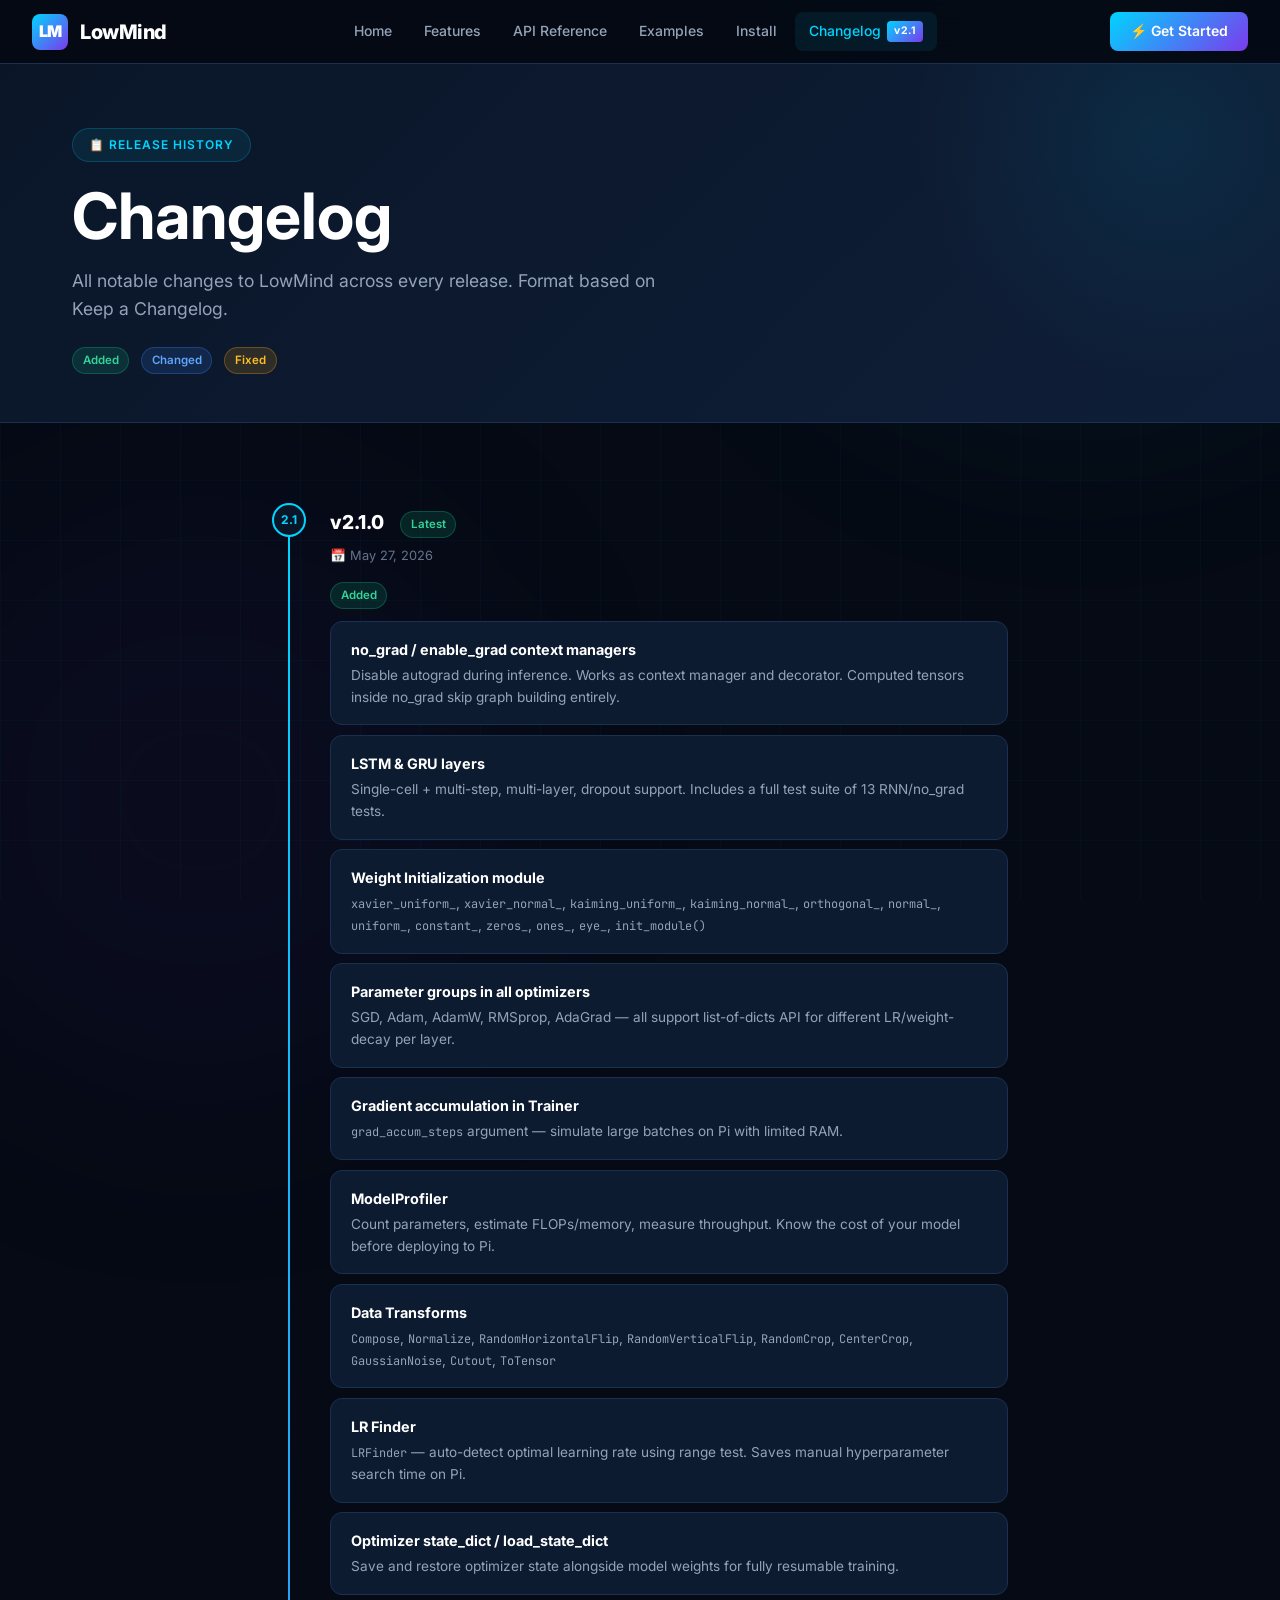
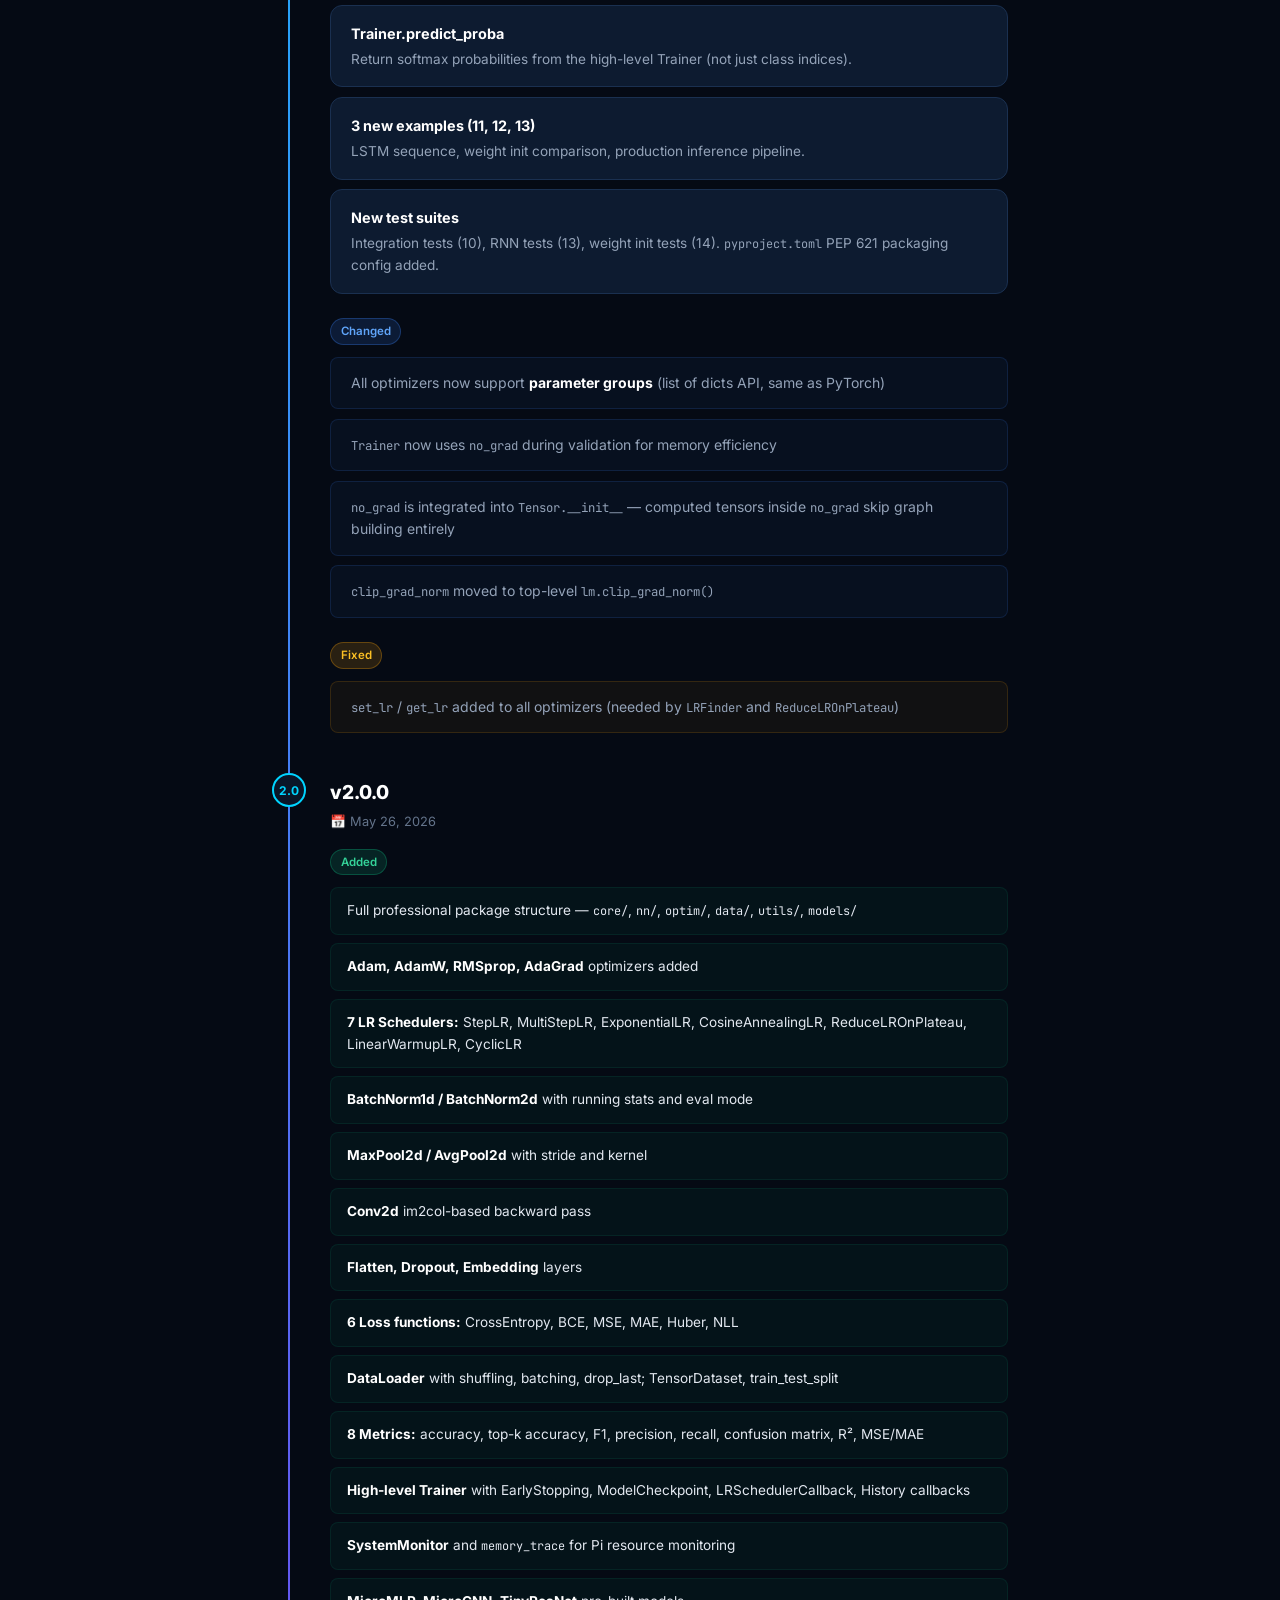
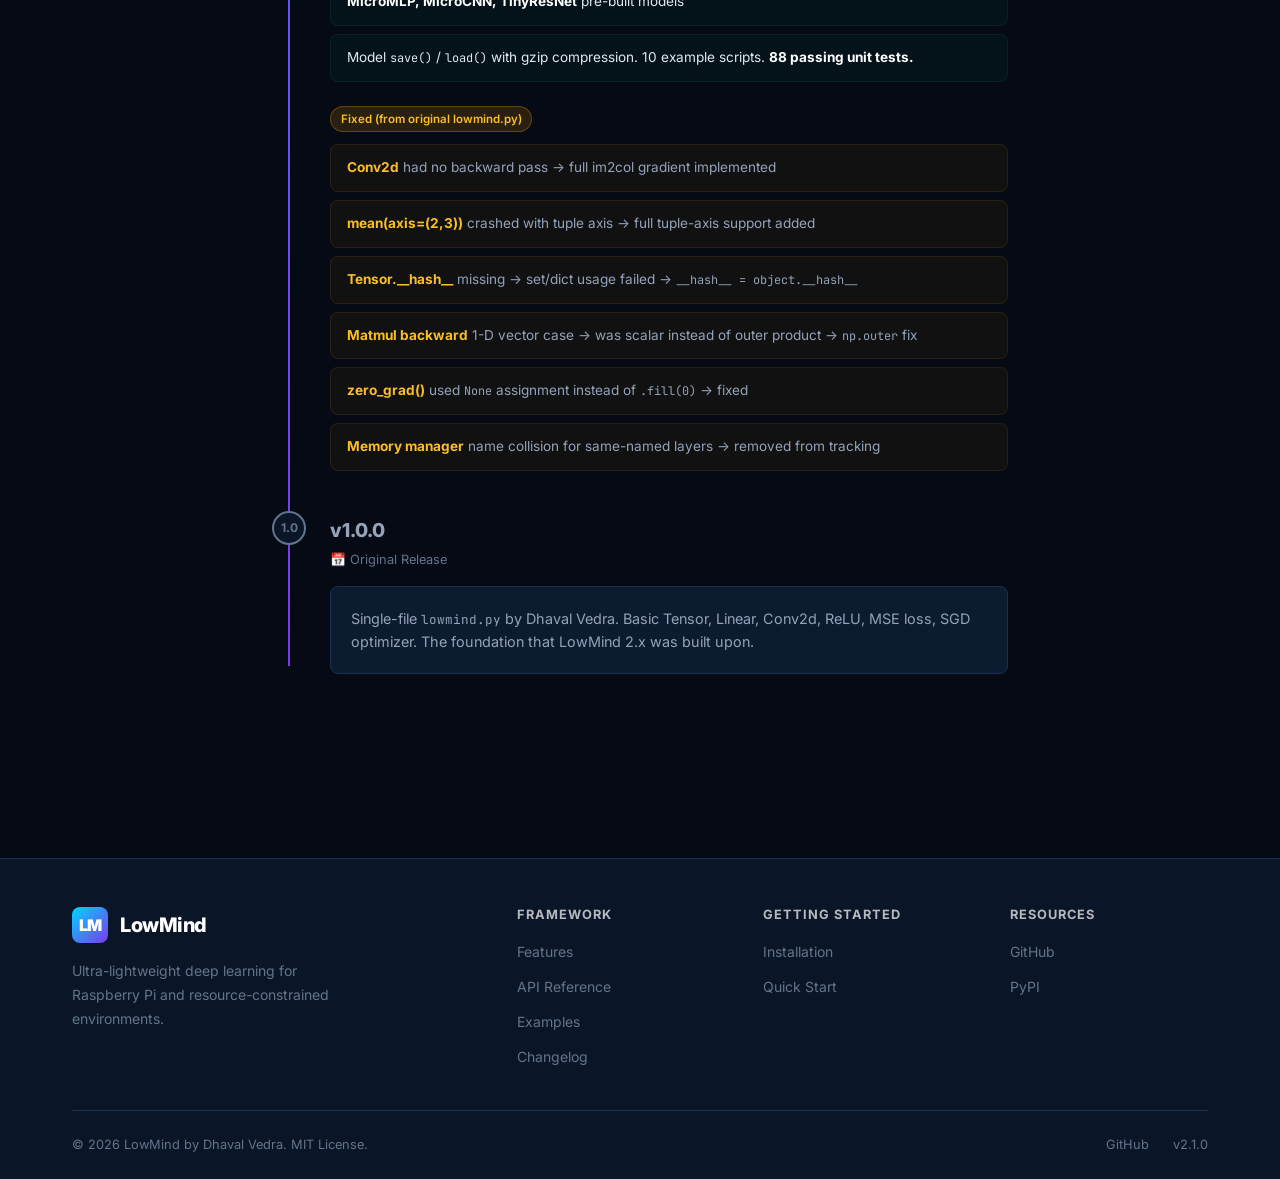
<file: changelog.html>
<!DOCTYPE html>
<html lang="en">
<head>
  <meta charset="UTF-8" />
  <meta name="viewport" content="width=device-width, initial-scale=1.0" />
  <title>Changelog — LowMind Framework</title>
  <meta name="description" content="LowMind version history — what's new, changed, and fixed across all releases." />
  <link rel="preconnect" href="https://fonts.googleapis.com" />
  <link href="https://fonts.googleapis.com/css2?family=Inter:wght@400;500;600;700;800;900&family=JetBrains+Mono:wght@400;600&display=swap" rel="stylesheet" />
  <link rel="stylesheet" href="css/style.css" />
</head>
<body>
  <div class="bg-grid"></div>
  <div class="bg-glow bg-glow-1"></div>
  <div class="bg-glow bg-glow-2"></div>

  <nav class="navbar">
    <a href="index.html" class="nav-brand">
      <div class="nav-logo">LM</div>
      LowMind
    </a>
    <ul class="nav-links">
      <li><a href="index.html">Home</a></li>
      <li><a href="features.html">Features</a></li>
      <li><a href="api.html">API Reference</a></li>
      <li><a href="examples.html">Examples</a></li>
      <li><a href="installation.html">Install</a></li>
      <li><a href="changelog.html" class="active">Changelog <span class="nav-badge">v2.1</span></a></li>
    </ul>
    <div class="nav-right">
      <a href="installation.html" class="btn-nav">⚡ Get Started</a>
      <div class="hamburger"><span></span><span></span><span></span></div>
    </div>
  </nav>
  <div class="mobile-nav">
    <a href="index.html">🏠 Home</a>
    <a href="features.html">⚡ Features</a>
    <a href="api.html">📚 API Reference</a>
    <a href="examples.html">💡 Examples</a>
    <a href="installation.html">📦 Installation</a>
    <a href="changelog.html" class="active">📋 Changelog</a>
  </div>

  <main>
    <div class="page-banner">
      <div class="container">
        <div class="page-banner-label">📋 Release History</div>
        <h1>Changelog</h1>
        <p>All notable changes to LowMind across every release. Format based on Keep a Changelog.</p>
        <div style="display:flex;gap:0.75rem;margin-top:1.5rem;flex-wrap:wrap;">
          <span class="badge badge-new">Added</span>
          <span class="badge badge-updated">Changed</span>
          <span class="badge badge-fixed">Fixed</span>
        </div>
      </div>
    </div>

    <section class="section">
      <div class="container-sm">
        <div class="timeline">

          <!-- v2.1.0 -->
          <div class="timeline-item" data-animate>
            <div class="timeline-dot">2.1</div>
            <div class="timeline-content">
              <div style="display:flex;align-items:center;gap:1rem;flex-wrap:wrap;margin-bottom:0.25rem;">
                <div class="timeline-version">v2.1.0</div>
                <span class="badge badge-new">Latest</span>
              </div>
              <div class="timeline-date">📅 May 27, 2026</div>

              <!-- Added -->
              <div style="margin-bottom:1.5rem;">
                <div style="display:flex;align-items:center;gap:0.5rem;margin-bottom:0.75rem;">
                  <span class="badge badge-new">Added</span>
                </div>
                <div style="display:flex;flex-direction:column;gap:0.6rem;">
                  <div class="card" style="padding:1rem 1.25rem;">
                    <div style="font-weight:700;color:#fff;margin-bottom:0.25rem;font-size:0.9rem;">no_grad / enable_grad context managers</div>
                    <p style="font-size:0.85rem;">Disable autograd during inference. Works as context manager and decorator. Computed tensors inside no_grad skip graph building entirely.</p>
                  </div>
                  <div class="card" style="padding:1rem 1.25rem;">
                    <div style="font-weight:700;color:#fff;margin-bottom:0.25rem;font-size:0.9rem;">LSTM & GRU layers</div>
                    <p style="font-size:0.85rem;">Single-cell + multi-step, multi-layer, dropout support. Includes a full test suite of 13 RNN/no_grad tests.</p>
                  </div>
                  <div class="card" style="padding:1rem 1.25rem;">
                    <div style="font-weight:700;color:#fff;margin-bottom:0.25rem;font-size:0.9rem;">Weight Initialization module</div>
                    <p style="font-size:0.85rem;"><code>xavier_uniform_</code>, <code>xavier_normal_</code>, <code>kaiming_uniform_</code>, <code>kaiming_normal_</code>, <code>orthogonal_</code>, <code>normal_</code>, <code>uniform_</code>, <code>constant_</code>, <code>zeros_</code>, <code>ones_</code>, <code>eye_</code>, <code>init_module()</code></p>
                  </div>
                  <div class="card" style="padding:1rem 1.25rem;">
                    <div style="font-weight:700;color:#fff;margin-bottom:0.25rem;font-size:0.9rem;">Parameter groups in all optimizers</div>
                    <p style="font-size:0.85rem;">SGD, Adam, AdamW, RMSprop, AdaGrad — all support list-of-dicts API for different LR/weight-decay per layer.</p>
                  </div>
                  <div class="card" style="padding:1rem 1.25rem;">
                    <div style="font-weight:700;color:#fff;margin-bottom:0.25rem;font-size:0.9rem;">Gradient accumulation in Trainer</div>
                    <p style="font-size:0.85rem;"><code>grad_accum_steps</code> argument — simulate large batches on Pi with limited RAM.</p>
                  </div>
                  <div class="card" style="padding:1rem 1.25rem;">
                    <div style="font-weight:700;color:#fff;margin-bottom:0.25rem;font-size:0.9rem;">ModelProfiler</div>
                    <p style="font-size:0.85rem;">Count parameters, estimate FLOPs/memory, measure throughput. Know the cost of your model before deploying to Pi.</p>
                  </div>
                  <div class="card" style="padding:1rem 1.25rem;">
                    <div style="font-weight:700;color:#fff;margin-bottom:0.25rem;font-size:0.9rem;">Data Transforms</div>
                    <p style="font-size:0.85rem;"><code>Compose</code>, <code>Normalize</code>, <code>RandomHorizontalFlip</code>, <code>RandomVerticalFlip</code>, <code>RandomCrop</code>, <code>CenterCrop</code>, <code>GaussianNoise</code>, <code>Cutout</code>, <code>ToTensor</code></p>
                  </div>
                  <div class="card" style="padding:1rem 1.25rem;">
                    <div style="font-weight:700;color:#fff;margin-bottom:0.25rem;font-size:0.9rem;">LR Finder</div>
                    <p style="font-size:0.85rem;"><code>LRFinder</code> — auto-detect optimal learning rate using range test. Saves manual hyperparameter search time on Pi.</p>
                  </div>
                  <div class="card" style="padding:1rem 1.25rem;">
                    <div style="font-weight:700;color:#fff;margin-bottom:0.25rem;font-size:0.9rem;">Optimizer state_dict / load_state_dict</div>
                    <p style="font-size:0.85rem;">Save and restore optimizer state alongside model weights for fully resumable training.</p>
                  </div>
                  <div class="card" style="padding:1rem 1.25rem;">
                    <div style="font-weight:700;color:#fff;margin-bottom:0.25rem;font-size:0.9rem;">Trainer.predict_proba</div>
                    <p style="font-size:0.85rem;">Return softmax probabilities from the high-level Trainer (not just class indices).</p>
                  </div>
                  <div class="card" style="padding:1rem 1.25rem;">
                    <div style="font-weight:700;color:#fff;margin-bottom:0.25rem;font-size:0.9rem;">3 new examples (11, 12, 13)</div>
                    <p style="font-size:0.85rem;">LSTM sequence, weight init comparison, production inference pipeline.</p>
                  </div>
                  <div class="card" style="padding:1rem 1.25rem;">
                    <div style="font-weight:700;color:#fff;margin-bottom:0.25rem;font-size:0.9rem;">New test suites</div>
                    <p style="font-size:0.85rem;">Integration tests (10), RNN tests (13), weight init tests (14). <code>pyproject.toml</code> PEP 621 packaging config added.</p>
                  </div>
                </div>
              </div>

              <!-- Changed -->
              <div style="margin-bottom:1.5rem;">
                <div style="display:flex;align-items:center;gap:0.5rem;margin-bottom:0.75rem;">
                  <span class="badge badge-updated">Changed</span>
                </div>
                <div style="display:flex;flex-direction:column;gap:0.6rem;">
                  <div style="padding:0.875rem 1.25rem;background:rgba(59,130,246,0.05);border:1px solid rgba(59,130,246,0.15);border-radius:var(--radius-sm);">
                    <p style="font-size:0.875rem;">All optimizers now support <strong style="color:#fff;">parameter groups</strong> (list of dicts API, same as PyTorch)</p>
                  </div>
                  <div style="padding:0.875rem 1.25rem;background:rgba(59,130,246,0.05);border:1px solid rgba(59,130,246,0.15);border-radius:var(--radius-sm);">
                    <p style="font-size:0.875rem;"><code>Trainer</code> now uses <code>no_grad</code> during validation for memory efficiency</p>
                  </div>
                  <div style="padding:0.875rem 1.25rem;background:rgba(59,130,246,0.05);border:1px solid rgba(59,130,246,0.15);border-radius:var(--radius-sm);">
                    <p style="font-size:0.875rem;"><code>no_grad</code> is integrated into <code>Tensor.__init__</code> — computed tensors inside <code>no_grad</code> skip graph building entirely</p>
                  </div>
                  <div style="padding:0.875rem 1.25rem;background:rgba(59,130,246,0.05);border:1px solid rgba(59,130,246,0.15);border-radius:var(--radius-sm);">
                    <p style="font-size:0.875rem;"><code>clip_grad_norm</code> moved to top-level <code>lm.clip_grad_norm()</code></p>
                  </div>
                </div>
              </div>

              <!-- Fixed -->
              <div>
                <div style="display:flex;align-items:center;gap:0.5rem;margin-bottom:0.75rem;">
                  <span class="badge badge-fixed">Fixed</span>
                </div>
                <div style="display:flex;flex-direction:column;gap:0.6rem;">
                  <div style="padding:0.875rem 1.25rem;background:rgba(245,158,11,0.05);border:1px solid rgba(245,158,11,0.15);border-radius:var(--radius-sm);">
                    <p style="font-size:0.875rem;"><code>set_lr</code> / <code>get_lr</code> added to all optimizers (needed by <code>LRFinder</code> and <code>ReduceLROnPlateau</code>)</p>
                  </div>
                </div>
              </div>
            </div>
          </div>

          <!-- v2.0.0 -->
          <div class="timeline-item" data-animate>
            <div class="timeline-dot">2.0</div>
            <div class="timeline-content">
              <div class="timeline-version">v2.0.0</div>
              <div class="timeline-date">📅 May 26, 2026</div>

              <div style="margin-bottom:1.5rem;">
                <div style="display:flex;align-items:center;gap:0.5rem;margin-bottom:0.75rem;">
                  <span class="badge badge-new">Added</span>
                </div>
                <div style="display:flex;flex-direction:column;gap:0.5rem;">
                  <div style="padding:0.75rem 1rem;background:rgba(16,185,129,0.05);border:1px solid rgba(16,185,129,0.1);border-radius:var(--radius-sm);">
                    <p style="font-size:0.85rem;color:var(--text);">Full professional package structure — <code>core/</code>, <code>nn/</code>, <code>optim/</code>, <code>data/</code>, <code>utils/</code>, <code>models/</code></p>
                  </div>
                  <div style="padding:0.75rem 1rem;background:rgba(16,185,129,0.05);border:1px solid rgba(16,185,129,0.1);border-radius:var(--radius-sm);">
                    <p style="font-size:0.85rem;color:var(--text);"><strong style="color:#fff">Adam, AdamW, RMSprop, AdaGrad</strong> optimizers added</p>
                  </div>
                  <div style="padding:0.75rem 1rem;background:rgba(16,185,129,0.05);border:1px solid rgba(16,185,129,0.1);border-radius:var(--radius-sm);">
                    <p style="font-size:0.85rem;color:var(--text);"><strong style="color:#fff">7 LR Schedulers:</strong> StepLR, MultiStepLR, ExponentialLR, CosineAnnealingLR, ReduceLROnPlateau, LinearWarmupLR, CyclicLR</p>
                  </div>
                  <div style="padding:0.75rem 1rem;background:rgba(16,185,129,0.05);border:1px solid rgba(16,185,129,0.1);border-radius:var(--radius-sm);">
                    <p style="font-size:0.85rem;color:var(--text);"><strong style="color:#fff">BatchNorm1d / BatchNorm2d</strong> with running stats and eval mode</p>
                  </div>
                  <div style="padding:0.75rem 1rem;background:rgba(16,185,129,0.05);border:1px solid rgba(16,185,129,0.1);border-radius:var(--radius-sm);">
                    <p style="font-size:0.85rem;color:var(--text);"><strong style="color:#fff">MaxPool2d / AvgPool2d</strong> with stride and kernel</p>
                  </div>
                  <div style="padding:0.75rem 1rem;background:rgba(16,185,129,0.05);border:1px solid rgba(16,185,129,0.1);border-radius:var(--radius-sm);">
                    <p style="font-size:0.85rem;color:var(--text);"><strong style="color:#fff">Conv2d</strong> im2col-based backward pass</p>
                  </div>
                  <div style="padding:0.75rem 1rem;background:rgba(16,185,129,0.05);border:1px solid rgba(16,185,129,0.1);border-radius:var(--radius-sm);">
                    <p style="font-size:0.85rem;color:var(--text);"><strong style="color:#fff">Flatten, Dropout, Embedding</strong> layers</p>
                  </div>
                  <div style="padding:0.75rem 1rem;background:rgba(16,185,129,0.05);border:1px solid rgba(16,185,129,0.1);border-radius:var(--radius-sm);">
                    <p style="font-size:0.85rem;color:var(--text);"><strong style="color:#fff">6 Loss functions:</strong> CrossEntropy, BCE, MSE, MAE, Huber, NLL</p>
                  </div>
                  <div style="padding:0.75rem 1rem;background:rgba(16,185,129,0.05);border:1px solid rgba(16,185,129,0.1);border-radius:var(--radius-sm);">
                    <p style="font-size:0.85rem;color:var(--text);"><strong style="color:#fff">DataLoader</strong> with shuffling, batching, drop_last; TensorDataset, train_test_split</p>
                  </div>
                  <div style="padding:0.75rem 1rem;background:rgba(16,185,129,0.05);border:1px solid rgba(16,185,129,0.1);border-radius:var(--radius-sm);">
                    <p style="font-size:0.85rem;color:var(--text);"><strong style="color:#fff">8 Metrics:</strong> accuracy, top-k accuracy, F1, precision, recall, confusion matrix, R², MSE/MAE</p>
                  </div>
                  <div style="padding:0.75rem 1rem;background:rgba(16,185,129,0.05);border:1px solid rgba(16,185,129,0.1);border-radius:var(--radius-sm);">
                    <p style="font-size:0.85rem;color:var(--text);"><strong style="color:#fff">High-level Trainer</strong> with EarlyStopping, ModelCheckpoint, LRSchedulerCallback, History callbacks</p>
                  </div>
                  <div style="padding:0.75rem 1rem;background:rgba(16,185,129,0.05);border:1px solid rgba(16,185,129,0.1);border-radius:var(--radius-sm);">
                    <p style="font-size:0.85rem;color:var(--text);"><strong style="color:#fff">SystemMonitor</strong> and <code>memory_trace</code> for Pi resource monitoring</p>
                  </div>
                  <div style="padding:0.75rem 1rem;background:rgba(16,185,129,0.05);border:1px solid rgba(16,185,129,0.1);border-radius:var(--radius-sm);">
                    <p style="font-size:0.85rem;color:var(--text);"><strong style="color:#fff">MicroMLP, MicroCNN, TinyResNet</strong> pre-built models</p>
                  </div>
                  <div style="padding:0.75rem 1rem;background:rgba(16,185,129,0.05);border:1px solid rgba(16,185,129,0.1);border-radius:var(--radius-sm);">
                    <p style="font-size:0.85rem;color:var(--text);">Model <code>save()</code> / <code>load()</code> with gzip compression. 10 example scripts. <strong style="color:#fff">88 passing unit tests.</strong></p>
                  </div>
                </div>
              </div>

              <!-- Fixed in v2.0 -->
              <div>
                <div style="display:flex;align-items:center;gap:0.5rem;margin-bottom:0.75rem;">
                  <span class="badge badge-fixed">Fixed (from original lowmind.py)</span>
                </div>
                <div style="display:flex;flex-direction:column;gap:0.5rem;">
                  <div style="padding:0.75rem 1rem;background:rgba(245,158,11,0.05);border:1px solid rgba(245,158,11,0.1);border-radius:var(--radius-sm);">
                    <p style="font-size:0.85rem;"><strong style="color:#fbbf24;">Conv2d</strong> had no backward pass → full im2col gradient implemented</p>
                  </div>
                  <div style="padding:0.75rem 1rem;background:rgba(245,158,11,0.05);border:1px solid rgba(245,158,11,0.1);border-radius:var(--radius-sm);">
                    <p style="font-size:0.85rem;"><strong style="color:#fbbf24;">mean(axis=(2,3))</strong> crashed with tuple axis → full tuple-axis support added</p>
                  </div>
                  <div style="padding:0.75rem 1rem;background:rgba(245,158,11,0.05);border:1px solid rgba(245,158,11,0.1);border-radius:var(--radius-sm);">
                    <p style="font-size:0.85rem;"><strong style="color:#fbbf24;">Tensor.__hash__</strong> missing → set/dict usage failed → <code>__hash__ = object.__hash__</code></p>
                  </div>
                  <div style="padding:0.75rem 1rem;background:rgba(245,158,11,0.05);border:1px solid rgba(245,158,11,0.1);border-radius:var(--radius-sm);">
                    <p style="font-size:0.85rem;"><strong style="color:#fbbf24;">Matmul backward</strong> 1-D vector case → was scalar instead of outer product → <code>np.outer</code> fix</p>
                  </div>
                  <div style="padding:0.75rem 1rem;background:rgba(245,158,11,0.05);border:1px solid rgba(245,158,11,0.1);border-radius:var(--radius-sm);">
                    <p style="font-size:0.85rem;"><strong style="color:#fbbf24;">zero_grad()</strong> used <code>None</code> assignment instead of <code>.fill(0)</code> → fixed</p>
                  </div>
                  <div style="padding:0.75rem 1rem;background:rgba(245,158,11,0.05);border:1px solid rgba(245,158,11,0.1);border-radius:var(--radius-sm);">
                    <p style="font-size:0.85rem;"><strong style="color:#fbbf24;">Memory manager</strong> name collision for same-named layers → removed from tracking</p>
                  </div>
                </div>
              </div>
            </div>
          </div>

          <!-- v1.0.0 -->
          <div class="timeline-item" data-animate>
            <div class="timeline-dot" style="border-color:var(--text3);color:var(--text3);">1.0</div>
            <div class="timeline-content">
              <div class="timeline-version" style="color:var(--text2);">v1.0.0</div>
              <div class="timeline-date">📅 Original Release</div>
              <div style="padding:1.25rem;background:var(--card);border:1px solid var(--border);border-radius:var(--radius-sm);">
                <p style="margin:0;font-size:0.9rem;">Single-file <code>lowmind.py</code> by Dhaval Vedra. Basic Tensor, Linear, Conv2d, ReLU, MSE loss, SGD optimizer. The foundation that LowMind 2.x was built upon.</p>
              </div>
            </div>
          </div>
        </div>
      </div>
    </section>
  </main>

  <footer>
    <div class="container">
      <div class="footer-grid">
        <div class="footer-brand"><a href="index.html" class="nav-brand" style="display:inline-flex;margin-bottom:1rem;"><div class="nav-logo">LM</div>LowMind</a><p>Ultra-lightweight deep learning for Raspberry Pi and resource-constrained environments.</p></div>
        <div class="footer-col"><h5>Framework</h5><ul><li><a href="features.html">Features</a></li><li><a href="api.html">API Reference</a></li><li><a href="examples.html">Examples</a></li><li><a href="changelog.html">Changelog</a></li></ul></div>
        <div class="footer-col"><h5>Getting Started</h5><ul><li><a href="installation.html">Installation</a></li><li><a href="installation.html#quickstart">Quick Start</a></li></ul></div>
        <div class="footer-col"><h5>Resources</h5><ul><li><a href="https://github.com/dhaval-vedra/lowmind" target="_blank">GitHub</a></li><li><a href="https://pypi.org/project/lowmind/" target="_blank">PyPI</a></li></ul></div>
      </div>
      <div class="footer-bottom"><p>© 2026 LowMind by Dhaval Vedra. MIT License.</p><div class="footer-links"><a href="https://github.com/dhaval-vedra/lowmind" target="_blank">GitHub</a><a href="changelog.html">v2.1.0</a></div></div>
    </div>
  </footer>
  <script src="js/main.js"></script>
</body>
</html>
</file>
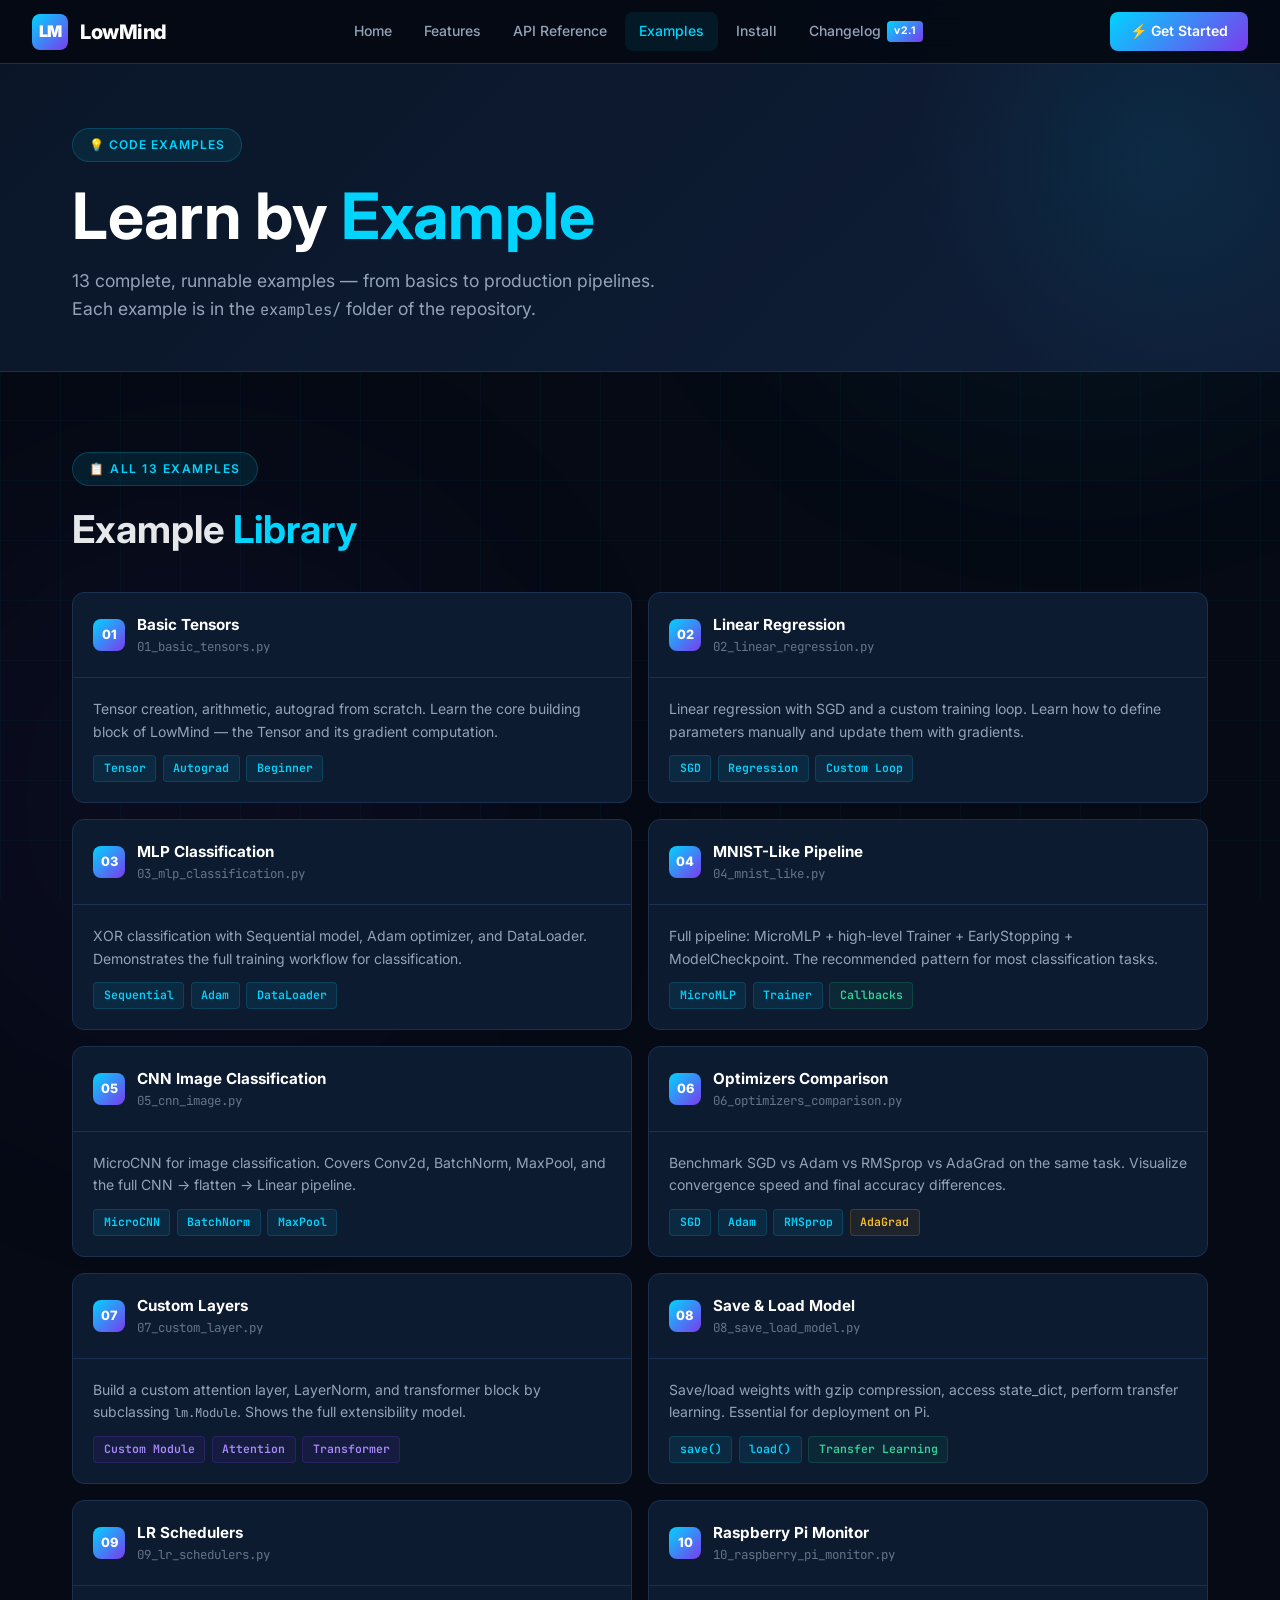
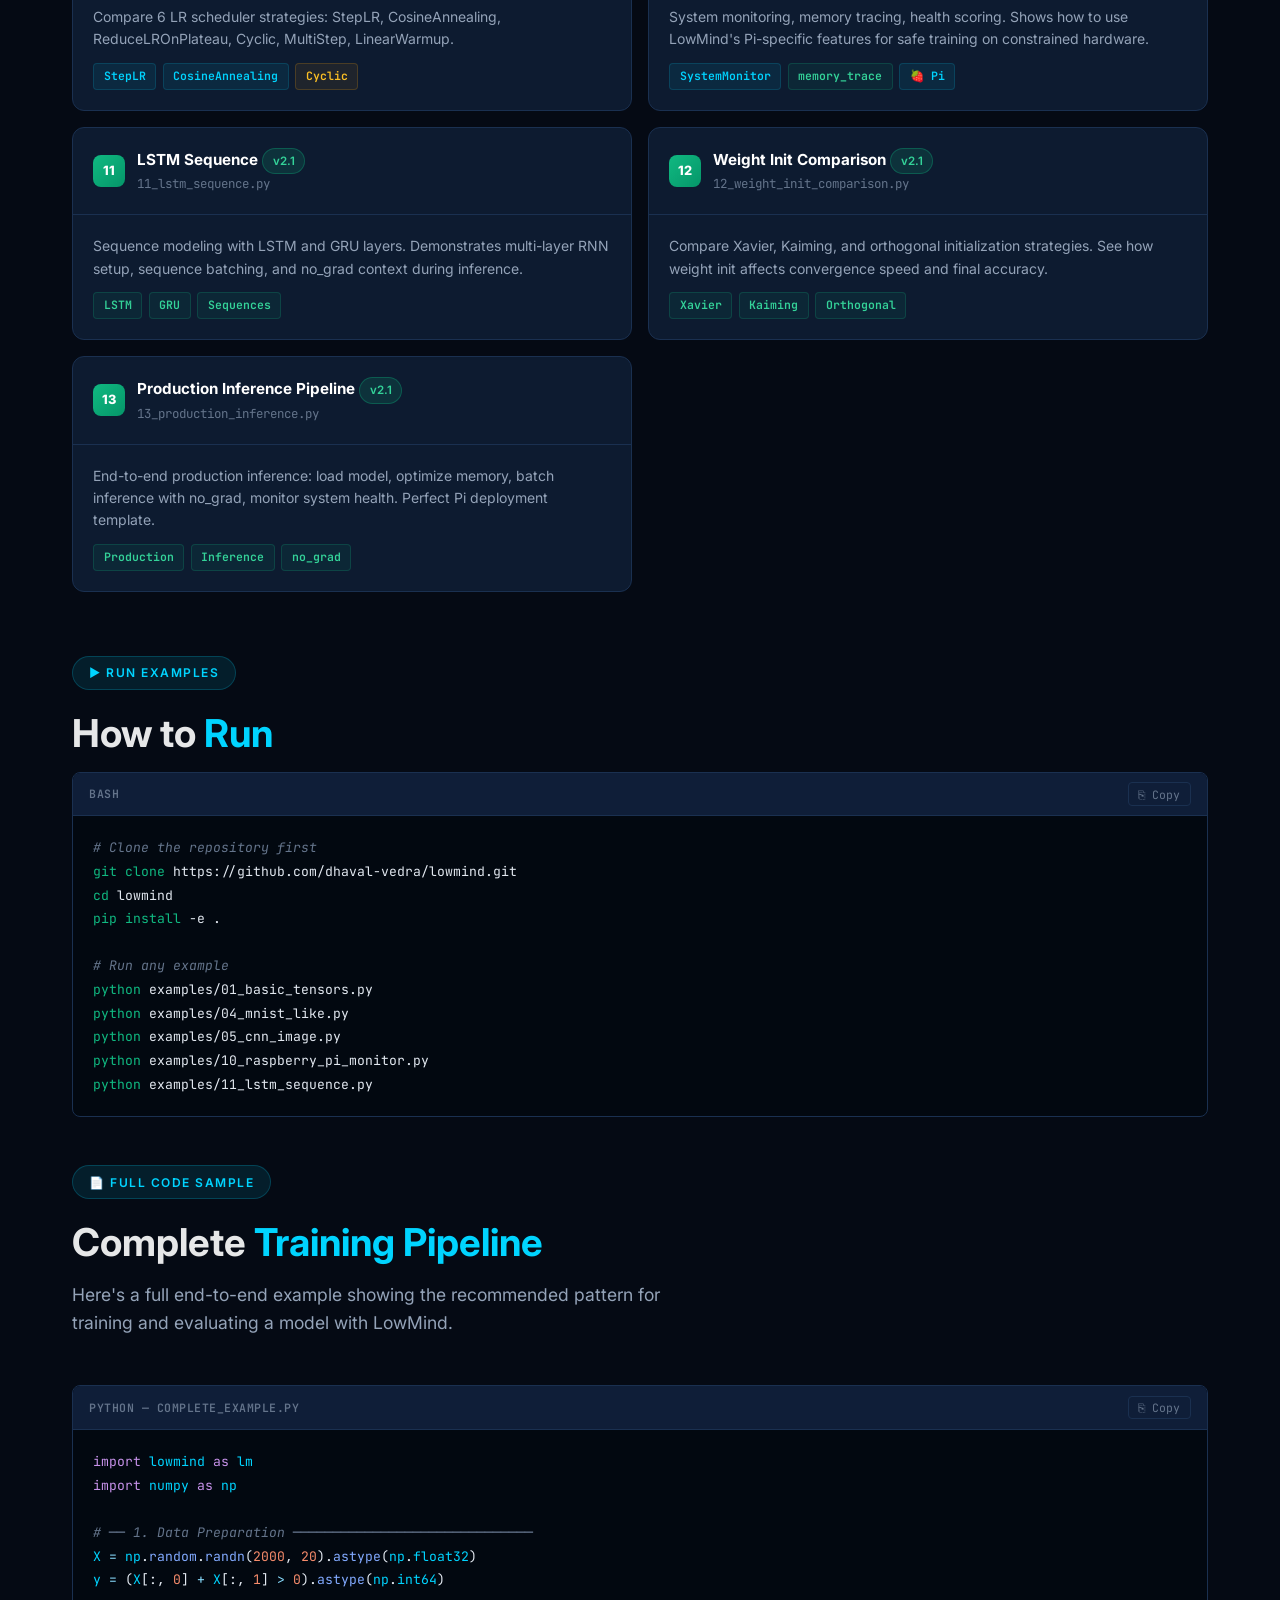
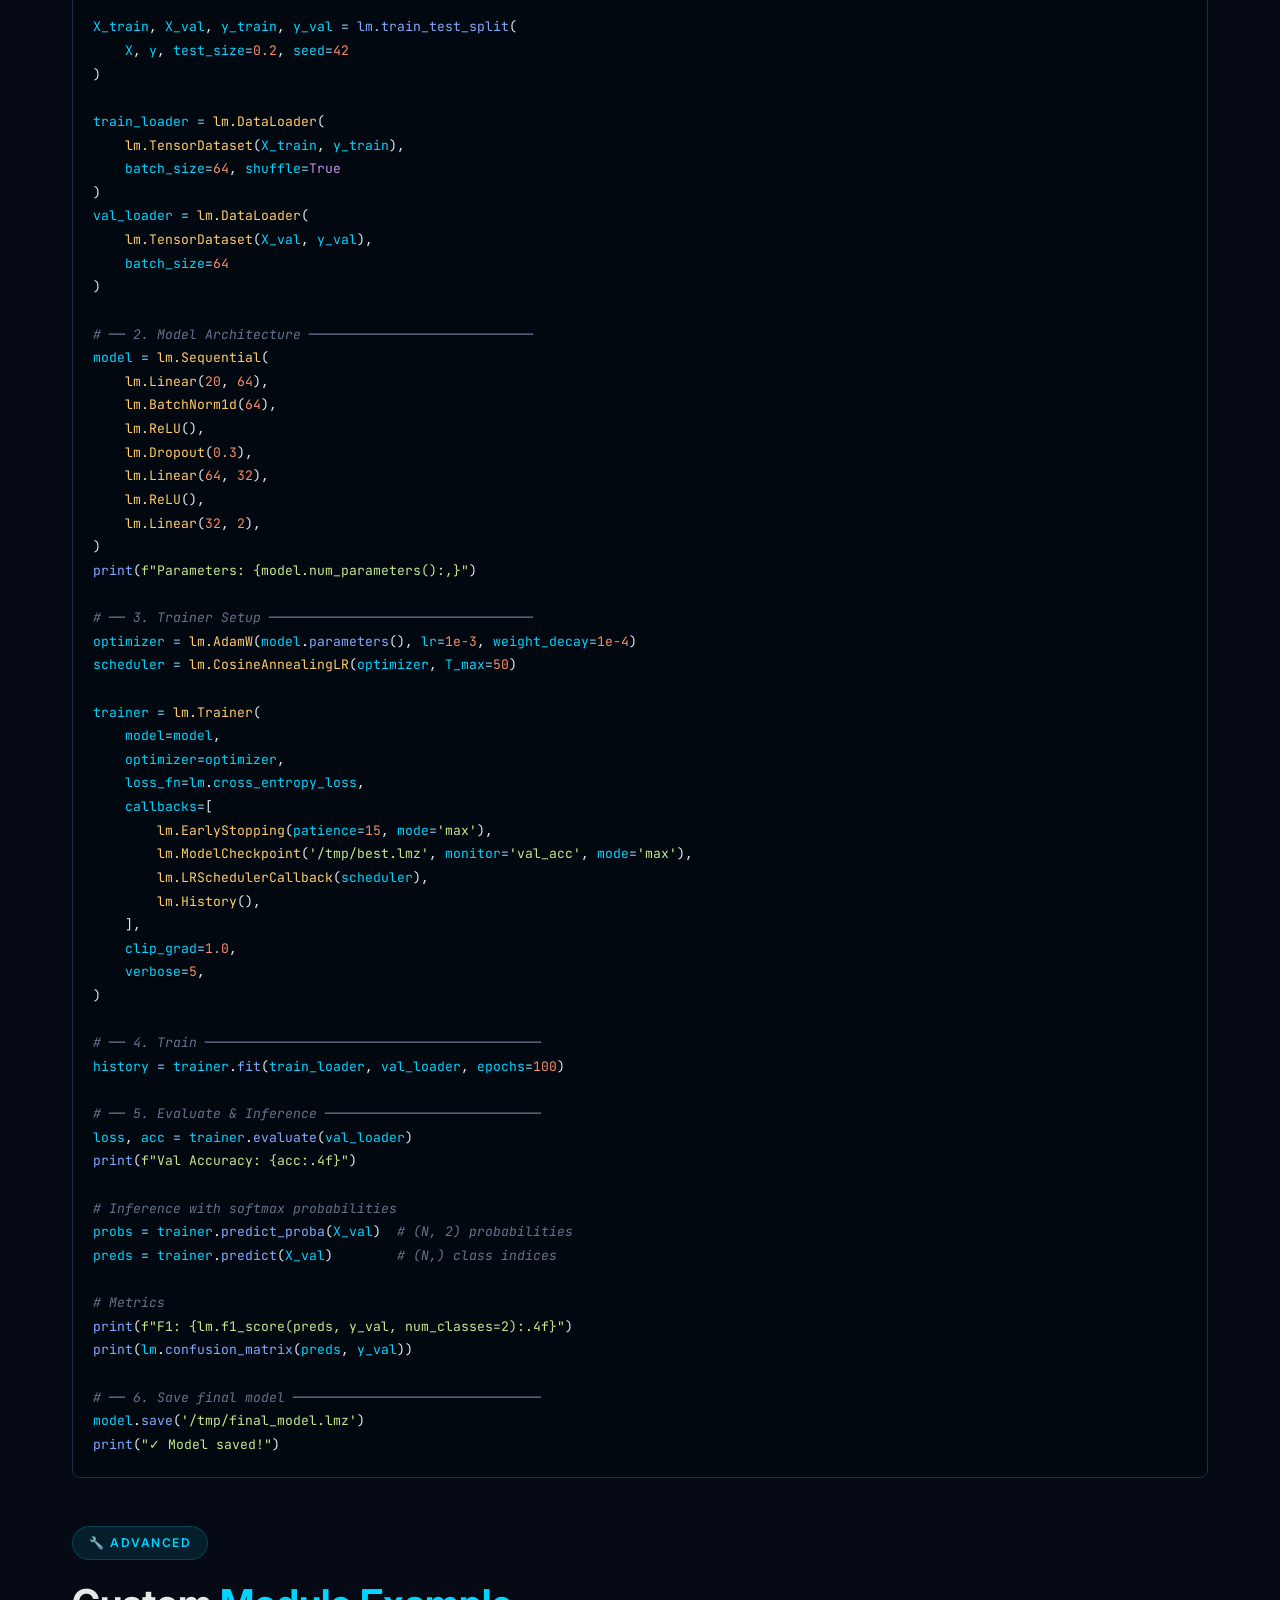
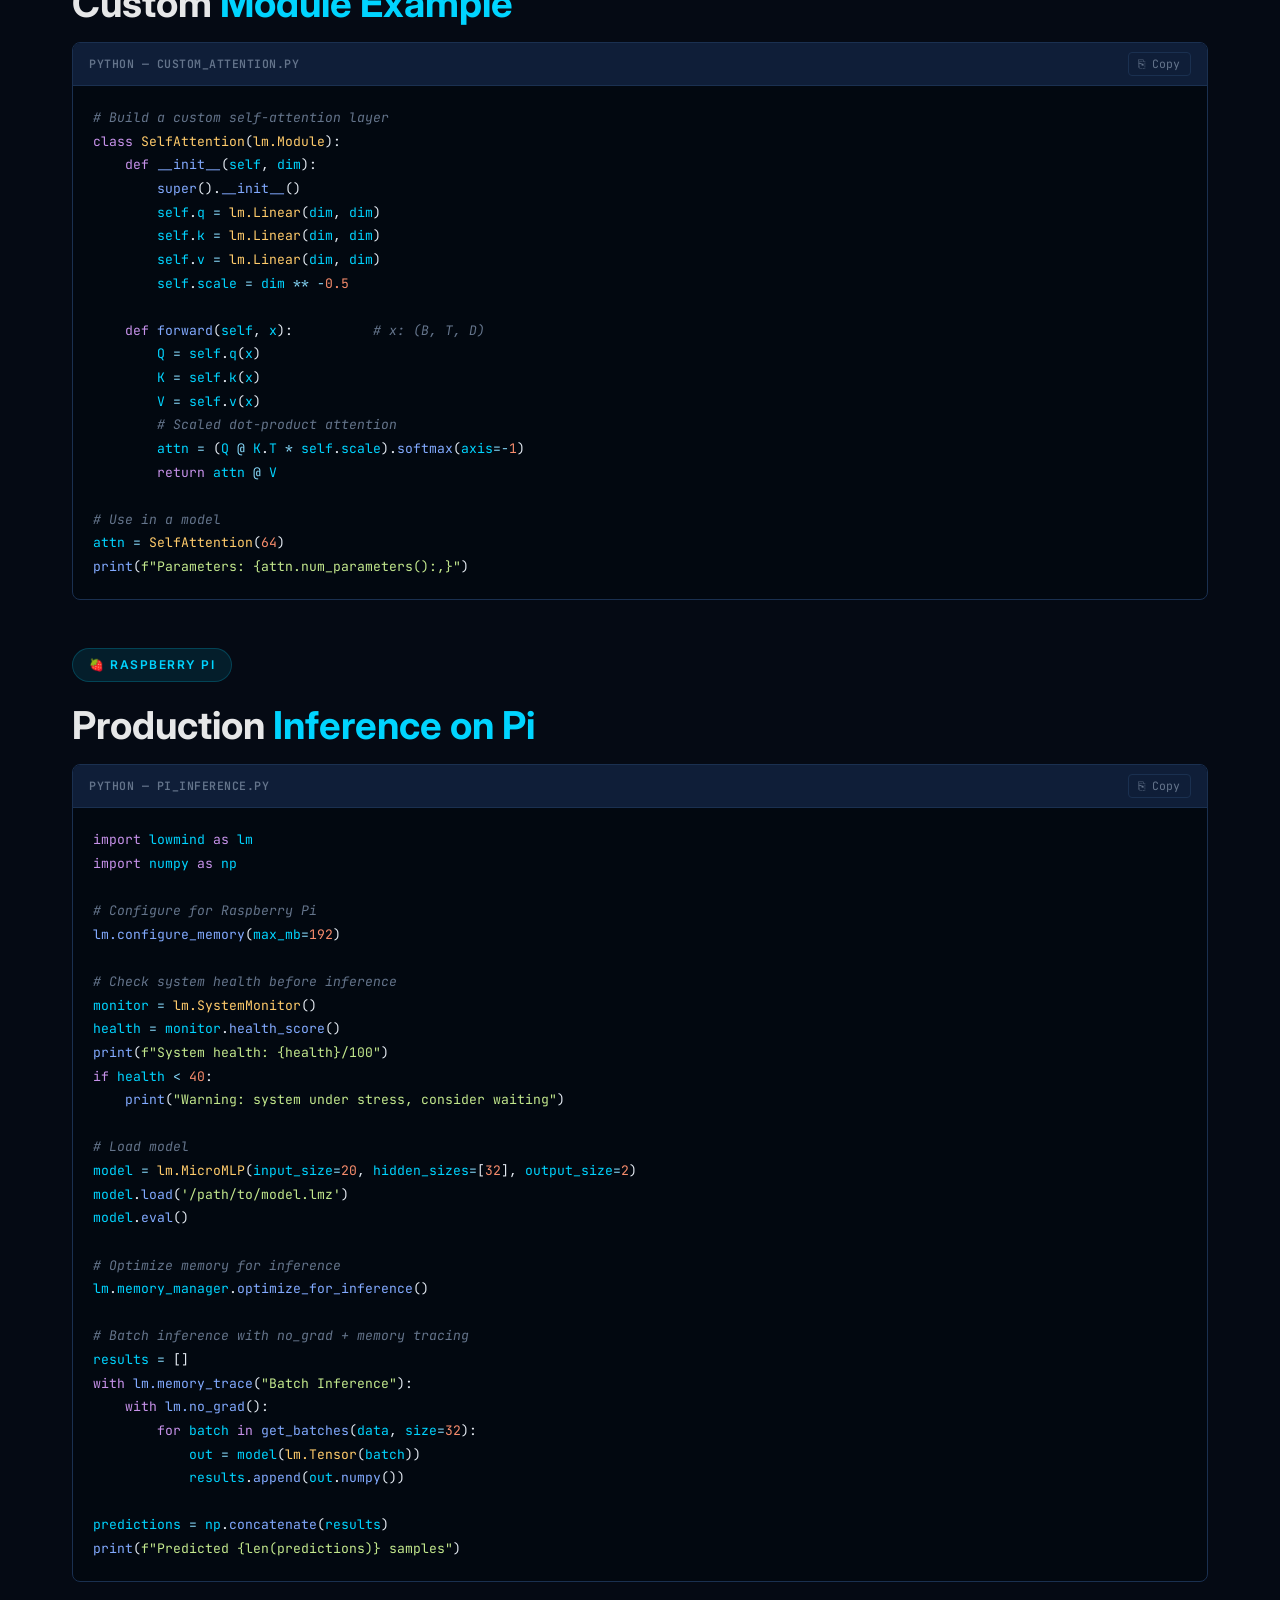
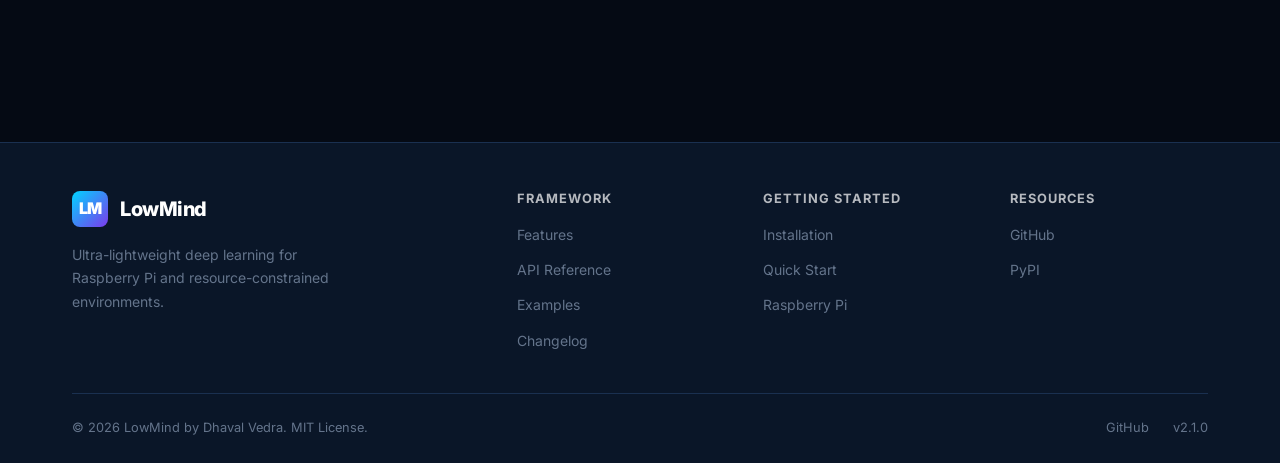
<file: examples.html>
<!DOCTYPE html>
<html lang="en">
<head>
  <meta charset="UTF-8" />
  <meta name="viewport" content="width=device-width, initial-scale=1.0" />
  <title>Examples — LowMind Framework</title>
  <meta name="description" content="13 complete LowMind code examples — from basic tensors to LSTM sequences, CNN image classification, and production inference pipelines." />
  <link rel="preconnect" href="https://fonts.googleapis.com" />
  <link href="https://fonts.googleapis.com/css2?family=Inter:wght@400;500;600;700;800;900&family=JetBrains+Mono:wght@400;600&display=swap" rel="stylesheet" />
  <link rel="stylesheet" href="css/style.css" />
</head>
<body>
  <div class="bg-grid"></div>
  <div class="bg-glow bg-glow-1"></div>
  <div class="bg-glow bg-glow-2"></div>

  <nav class="navbar">
    <a href="index.html" class="nav-brand">
      <div class="nav-logo">LM</div>
      LowMind
    </a>
    <ul class="nav-links">
      <li><a href="index.html">Home</a></li>
      <li><a href="features.html">Features</a></li>
      <li><a href="api.html">API Reference</a></li>
      <li><a href="examples.html" class="active">Examples</a></li>
      <li><a href="installation.html">Install</a></li>
      <li><a href="changelog.html">Changelog <span class="nav-badge">v2.1</span></a></li>
    </ul>
    <div class="nav-right">
      <a href="installation.html" class="btn-nav">⚡ Get Started</a>
      <div class="hamburger"><span></span><span></span><span></span></div>
    </div>
  </nav>
  <div class="mobile-nav">
    <a href="index.html">🏠 Home</a>
    <a href="features.html">⚡ Features</a>
    <a href="api.html">📚 API Reference</a>
    <a href="examples.html" class="active">💡 Examples</a>
    <a href="installation.html">📦 Installation</a>
    <a href="changelog.html">📋 Changelog</a>
  </div>

  <main>
    <div class="page-banner">
      <div class="container">
        <div class="page-banner-label">💡 Code Examples</div>
        <h1>Learn by <span style="color:var(--accent)">Example</span></h1>
        <p>13 complete, runnable examples — from basics to production pipelines. Each example is in the <code>examples/</code> folder of the repository.</p>
      </div>
    </div>

    <section class="section">
      <div class="container">
        <!-- EXAMPLE CARDS GRID -->
        <div style="margin-bottom:2.5rem" data-animate>
          <div class="section-label">📋 All 13 Examples</div>
          <h2 class="section-title">Example <span>Library</span></h2>
        </div>

        <div class="example-grid" style="margin-bottom:4rem">
          <!-- 1 -->
          <div class="example-card" data-animate>
            <div class="example-card-header">
              <div class="example-num">01</div>
              <div>
                <div style="font-weight:700;color:#fff;font-size:0.95rem;">Basic Tensors</div>
                <div style="color:var(--text3);font-size:0.78rem;font-family:var(--mono);">01_basic_tensors.py</div>
              </div>
            </div>
            <div class="example-card-body">
              <p>Tensor creation, arithmetic, autograd from scratch. Learn the core building block of LowMind — the Tensor and its gradient computation.</p>
              <div class="card-tags" style="margin-top:0.75rem"><span class="tag">Tensor</span><span class="tag">Autograd</span><span class="tag">Beginner</span></div>
            </div>
          </div>

          <!-- 2 -->
          <div class="example-card" data-animate>
            <div class="example-card-header">
              <div class="example-num">02</div>
              <div>
                <div style="font-weight:700;color:#fff;font-size:0.95rem;">Linear Regression</div>
                <div style="color:var(--text3);font-size:0.78rem;font-family:var(--mono);">02_linear_regression.py</div>
              </div>
            </div>
            <div class="example-card-body">
              <p>Linear regression with SGD and a custom training loop. Learn how to define parameters manually and update them with gradients.</p>
              <div class="card-tags" style="margin-top:0.75rem"><span class="tag">SGD</span><span class="tag">Regression</span><span class="tag">Custom Loop</span></div>
            </div>
          </div>

          <!-- 3 -->
          <div class="example-card" data-animate>
            <div class="example-card-header">
              <div class="example-num">03</div>
              <div>
                <div style="font-weight:700;color:#fff;font-size:0.95rem;">MLP Classification</div>
                <div style="color:var(--text3);font-size:0.78rem;font-family:var(--mono);">03_mlp_classification.py</div>
              </div>
            </div>
            <div class="example-card-body">
              <p>XOR classification with Sequential model, Adam optimizer, and DataLoader. Demonstrates the full training workflow for classification.</p>
              <div class="card-tags" style="margin-top:0.75rem"><span class="tag">Sequential</span><span class="tag">Adam</span><span class="tag">DataLoader</span></div>
            </div>
          </div>

          <!-- 4 -->
          <div class="example-card" data-animate>
            <div class="example-card-header">
              <div class="example-num">04</div>
              <div>
                <div style="font-weight:700;color:#fff;font-size:0.95rem;">MNIST-Like Pipeline</div>
                <div style="color:var(--text3);font-size:0.78rem;font-family:var(--mono);">04_mnist_like.py</div>
              </div>
            </div>
            <div class="example-card-body">
              <p>Full pipeline: MicroMLP + high-level Trainer + EarlyStopping + ModelCheckpoint. The recommended pattern for most classification tasks.</p>
              <div class="card-tags" style="margin-top:0.75rem"><span class="tag">MicroMLP</span><span class="tag">Trainer</span><span class="tag green">Callbacks</span></div>
            </div>
          </div>

          <!-- 5 -->
          <div class="example-card" data-animate>
            <div class="example-card-header">
              <div class="example-num">05</div>
              <div>
                <div style="font-weight:700;color:#fff;font-size:0.95rem;">CNN Image Classification</div>
                <div style="color:var(--text3);font-size:0.78rem;font-family:var(--mono);">05_cnn_image.py</div>
              </div>
            </div>
            <div class="example-card-body">
              <p>MicroCNN for image classification. Covers Conv2d, BatchNorm, MaxPool, and the full CNN → flatten → Linear pipeline.</p>
              <div class="card-tags" style="margin-top:0.75rem"><span class="tag">MicroCNN</span><span class="tag">BatchNorm</span><span class="tag">MaxPool</span></div>
            </div>
          </div>

          <!-- 6 -->
          <div class="example-card" data-animate>
            <div class="example-card-header">
              <div class="example-num">06</div>
              <div>
                <div style="font-weight:700;color:#fff;font-size:0.95rem;">Optimizers Comparison</div>
                <div style="color:var(--text3);font-size:0.78rem;font-family:var(--mono);">06_optimizers_comparison.py</div>
              </div>
            </div>
            <div class="example-card-body">
              <p>Benchmark SGD vs Adam vs RMSprop vs AdaGrad on the same task. Visualize convergence speed and final accuracy differences.</p>
              <div class="card-tags" style="margin-top:0.75rem"><span class="tag">SGD</span><span class="tag">Adam</span><span class="tag">RMSprop</span><span class="tag amber">AdaGrad</span></div>
            </div>
          </div>

          <!-- 7 -->
          <div class="example-card" data-animate>
            <div class="example-card-header">
              <div class="example-num">07</div>
              <div>
                <div style="font-weight:700;color:#fff;font-size:0.95rem;">Custom Layers</div>
                <div style="color:var(--text3);font-size:0.78rem;font-family:var(--mono);">07_custom_layer.py</div>
              </div>
            </div>
            <div class="example-card-body">
              <p>Build a custom attention layer, LayerNorm, and transformer block by subclassing <code>lm.Module</code>. Shows the full extensibility model.</p>
              <div class="card-tags" style="margin-top:0.75rem"><span class="tag purple">Custom Module</span><span class="tag purple">Attention</span><span class="tag purple">Transformer</span></div>
            </div>
          </div>

          <!-- 8 -->
          <div class="example-card" data-animate>
            <div class="example-card-header">
              <div class="example-num">08</div>
              <div>
                <div style="font-weight:700;color:#fff;font-size:0.95rem;">Save & Load Model</div>
                <div style="color:var(--text3);font-size:0.78rem;font-family:var(--mono);">08_save_load_model.py</div>
              </div>
            </div>
            <div class="example-card-body">
              <p>Save/load weights with gzip compression, access state_dict, perform transfer learning. Essential for deployment on Pi.</p>
              <div class="card-tags" style="margin-top:0.75rem"><span class="tag">save()</span><span class="tag">load()</span><span class="tag green">Transfer Learning</span></div>
            </div>
          </div>

          <!-- 9 -->
          <div class="example-card" data-animate>
            <div class="example-card-header">
              <div class="example-num">09</div>
              <div>
                <div style="font-weight:700;color:#fff;font-size:0.95rem;">LR Schedulers</div>
                <div style="color:var(--text3);font-size:0.78rem;font-family:var(--mono);">09_lr_schedulers.py</div>
              </div>
            </div>
            <div class="example-card-body">
              <p>Compare 6 LR scheduler strategies: StepLR, CosineAnnealing, ReduceLROnPlateau, Cyclic, MultiStep, LinearWarmup.</p>
              <div class="card-tags" style="margin-top:0.75rem"><span class="tag">StepLR</span><span class="tag">CosineAnnealing</span><span class="tag amber">Cyclic</span></div>
            </div>
          </div>

          <!-- 10 -->
          <div class="example-card" data-animate>
            <div class="example-card-header">
              <div class="example-num">10</div>
              <div>
                <div style="font-weight:700;color:#fff;font-size:0.95rem;">Raspberry Pi Monitor</div>
                <div style="color:var(--text3);font-size:0.78rem;font-family:var(--mono);">10_raspberry_pi_monitor.py</div>
              </div>
            </div>
            <div class="example-card-body">
              <p>System monitoring, memory tracing, health scoring. Shows how to use LowMind's Pi-specific features for safe training on constrained hardware.</p>
              <div class="card-tags" style="margin-top:0.75rem"><span class="tag">SystemMonitor</span><span class="tag green">memory_trace</span><span class="tag">🍓 Pi</span></div>
            </div>
          </div>

          <!-- 11 -->
          <div class="example-card" data-animate>
            <div class="example-card-header">
              <div class="example-num" style="background:linear-gradient(135deg,var(--accent3),#059669);">11</div>
              <div>
                <div style="font-weight:700;color:#fff;font-size:0.95rem;">LSTM Sequence <span class="badge badge-new">v2.1</span></div>
                <div style="color:var(--text3);font-size:0.78rem;font-family:var(--mono);">11_lstm_sequence.py</div>
              </div>
            </div>
            <div class="example-card-body">
              <p>Sequence modeling with LSTM and GRU layers. Demonstrates multi-layer RNN setup, sequence batching, and no_grad context during inference.</p>
              <div class="card-tags" style="margin-top:0.75rem"><span class="tag green">LSTM</span><span class="tag green">GRU</span><span class="tag green">Sequences</span></div>
            </div>
          </div>

          <!-- 12 -->
          <div class="example-card" data-animate>
            <div class="example-card-header">
              <div class="example-num" style="background:linear-gradient(135deg,var(--accent3),#059669);">12</div>
              <div>
                <div style="font-weight:700;color:#fff;font-size:0.95rem;">Weight Init Comparison <span class="badge badge-new">v2.1</span></div>
                <div style="color:var(--text3);font-size:0.78rem;font-family:var(--mono);">12_weight_init_comparison.py</div>
              </div>
            </div>
            <div class="example-card-body">
              <p>Compare Xavier, Kaiming, and orthogonal initialization strategies. See how weight init affects convergence speed and final accuracy.</p>
              <div class="card-tags" style="margin-top:0.75rem"><span class="tag green">Xavier</span><span class="tag green">Kaiming</span><span class="tag green">Orthogonal</span></div>
            </div>
          </div>

          <!-- 13 -->
          <div class="example-card" data-animate>
            <div class="example-card-header">
              <div class="example-num" style="background:linear-gradient(135deg,var(--accent3),#059669);">13</div>
              <div>
                <div style="font-weight:700;color:#fff;font-size:0.95rem;">Production Inference Pipeline <span class="badge badge-new">v2.1</span></div>
                <div style="color:var(--text3);font-size:0.78rem;font-family:var(--mono);">13_production_inference.py</div>
              </div>
            </div>
            <div class="example-card-body">
              <p>End-to-end production inference: load model, optimize memory, batch inference with no_grad, monitor system health. Perfect Pi deployment template.</p>
              <div class="card-tags" style="margin-top:0.75rem"><span class="tag green">Production</span><span class="tag green">Inference</span><span class="tag green">no_grad</span></div>
            </div>
          </div>
        </div>

        <!-- HOW TO RUN -->
        <div style="margin-bottom:3rem">
          <div class="section-label" data-animate>▶️ Run Examples</div>
          <h2 class="section-title" data-animate>How to <span>Run</span></h2>
          <div class="code-block" data-animate>
            <div class="code-header"><span class="code-lang">bash</span><button class="copy-btn" onclick="copyCode(this)">⎘ Copy</button></div>
            <pre><span class="cm"># Clone the repository first</span>
<span style="color:var(--accent3);">git clone</span> https://github.com/dhaval-vedra/lowmind.git
<span style="color:var(--accent3);">cd</span> lowmind
<span style="color:var(--accent3);">pip install</span> -e .

<span class="cm"># Run any example</span>
<span style="color:var(--accent3);">python</span> examples/01_basic_tensors.py
<span style="color:var(--accent3);">python</span> examples/04_mnist_like.py
<span style="color:var(--accent3);">python</span> examples/05_cnn_image.py
<span style="color:var(--accent3);">python</span> examples/10_raspberry_pi_monitor.py
<span style="color:var(--accent3);">python</span> examples/11_lstm_sequence.py</pre>
          </div>
        </div>

        <!-- COMPLETE EXAMPLE -->
        <div class="section-label" data-animate>📄 Full Code Sample</div>
        <h2 class="section-title" data-animate>Complete <span>Training Pipeline</span></h2>
        <p class="section-desc" data-animate>Here's a full end-to-end example showing the recommended pattern for training and evaluating a model with LowMind.</p>

        <div class="code-block" data-animate>
          <div class="code-header"><span class="code-lang">python — complete_example.py</span><button class="copy-btn" onclick="copyCode(this)">⎘ Copy</button></div>
          <pre><span class="kw">import</span> <span class="nm">lowmind</span> <span class="kw">as</span> <span class="nm">lm</span>
<span class="kw">import</span> <span class="nm">numpy</span> <span class="kw">as</span> <span class="nm">np</span>

<span class="cm"># ── 1. Data Preparation ──────────────────────────────</span>
<span class="nm">X</span> <span class="op">=</span> <span class="nm">np</span>.<span class="fn">random</span>.<span class="fn">randn</span>(<span class="nu">2000</span>, <span class="nu">20</span>).<span class="fn">astype</span>(<span class="nm">np</span>.<span class="nm">float32</span>)
<span class="nm">y</span> <span class="op">=</span> (<span class="nm">X</span>[:, <span class="nu">0</span>] <span class="op">+</span> <span class="nm">X</span>[:, <span class="nu">1</span>] <span class="op">&gt;</span> <span class="nu">0</span>).<span class="fn">astype</span>(<span class="nm">np</span>.<span class="nm">int64</span>)

<span class="nm">X_train</span>, <span class="nm">X_val</span>, <span class="nm">y_train</span>, <span class="nm">y_val</span> <span class="op">=</span> <span class="fn">lm.train_test_split</span>(
    <span class="nm">X</span>, <span class="nm">y</span>, <span class="nm">test_size</span><span class="op">=</span><span class="nu">0.2</span>, <span class="nm">seed</span><span class="op">=</span><span class="nu">42</span>
)

<span class="nm">train_loader</span> <span class="op">=</span> <span class="cl">lm.DataLoader</span>(
    <span class="cl">lm.TensorDataset</span>(<span class="nm">X_train</span>, <span class="nm">y_train</span>),
    <span class="nm">batch_size</span><span class="op">=</span><span class="nu">64</span>, <span class="nm">shuffle</span><span class="op">=</span><span class="kw">True</span>
)
<span class="nm">val_loader</span> <span class="op">=</span> <span class="cl">lm.DataLoader</span>(
    <span class="cl">lm.TensorDataset</span>(<span class="nm">X_val</span>, <span class="nm">y_val</span>),
    <span class="nm">batch_size</span><span class="op">=</span><span class="nu">64</span>
)

<span class="cm"># ── 2. Model Architecture ────────────────────────────</span>
<span class="nm">model</span> <span class="op">=</span> <span class="cl">lm.Sequential</span>(
    <span class="cl">lm.Linear</span>(<span class="nu">20</span>, <span class="nu">64</span>),
    <span class="cl">lm.BatchNorm1d</span>(<span class="nu">64</span>),
    <span class="cl">lm.ReLU</span>(),
    <span class="cl">lm.Dropout</span>(<span class="nu">0.3</span>),
    <span class="cl">lm.Linear</span>(<span class="nu">64</span>, <span class="nu">32</span>),
    <span class="cl">lm.ReLU</span>(),
    <span class="cl">lm.Linear</span>(<span class="nu">32</span>, <span class="nu">2</span>),
)
<span class="fn">print</span>(<span class="st">f"Parameters: {model.num_parameters():,}"</span>)

<span class="cm"># ── 3. Trainer Setup ─────────────────────────────────</span>
<span class="nm">optimizer</span> <span class="op">=</span> <span class="cl">lm.AdamW</span>(<span class="nm">model</span>.<span class="fn">parameters</span>(), <span class="nm">lr</span><span class="op">=</span><span class="nu">1e-3</span>, <span class="nm">weight_decay</span><span class="op">=</span><span class="nu">1e-4</span>)
<span class="nm">scheduler</span> <span class="op">=</span> <span class="cl">lm.CosineAnnealingLR</span>(<span class="nm">optimizer</span>, <span class="nm">T_max</span><span class="op">=</span><span class="nu">50</span>)

<span class="nm">trainer</span> <span class="op">=</span> <span class="cl">lm.Trainer</span>(
    <span class="nm">model</span><span class="op">=</span><span class="nm">model</span>,
    <span class="nm">optimizer</span><span class="op">=</span><span class="nm">optimizer</span>,
    <span class="nm">loss_fn</span><span class="op">=</span><span class="nm">lm</span>.<span class="nm">cross_entropy_loss</span>,
    <span class="nm">callbacks</span><span class="op">=</span>[
        <span class="cl">lm.EarlyStopping</span>(<span class="nm">patience</span><span class="op">=</span><span class="nu">15</span>, <span class="nm">mode</span><span class="op">=</span><span class="st">'max'</span>),
        <span class="cl">lm.ModelCheckpoint</span>(<span class="st">'/tmp/best.lmz'</span>, <span class="nm">monitor</span><span class="op">=</span><span class="st">'val_acc'</span>, <span class="nm">mode</span><span class="op">=</span><span class="st">'max'</span>),
        <span class="cl">lm.LRSchedulerCallback</span>(<span class="nm">scheduler</span>),
        <span class="cl">lm.History</span>(),
    ],
    <span class="nm">clip_grad</span><span class="op">=</span><span class="nu">1.0</span>,
    <span class="nm">verbose</span><span class="op">=</span><span class="nu">5</span>,
)

<span class="cm"># ── 4. Train ──────────────────────────────────────────</span>
<span class="nm">history</span> <span class="op">=</span> <span class="nm">trainer</span>.<span class="fn">fit</span>(<span class="nm">train_loader</span>, <span class="nm">val_loader</span>, <span class="nm">epochs</span><span class="op">=</span><span class="nu">100</span>)

<span class="cm"># ── 5. Evaluate & Inference ───────────────────────────</span>
<span class="nm">loss</span>, <span class="nm">acc</span> <span class="op">=</span> <span class="nm">trainer</span>.<span class="fn">evaluate</span>(<span class="nm">val_loader</span>)
<span class="fn">print</span>(<span class="st">f"Val Accuracy: {acc:.4f}"</span>)

<span class="cm"># Inference with softmax probabilities</span>
<span class="nm">probs</span> <span class="op">=</span> <span class="nm">trainer</span>.<span class="fn">predict_proba</span>(<span class="nm">X_val</span>)  <span class="cm"># (N, 2) probabilities</span>
<span class="nm">preds</span> <span class="op">=</span> <span class="nm">trainer</span>.<span class="fn">predict</span>(<span class="nm">X_val</span>)        <span class="cm"># (N,) class indices</span>

<span class="cm"># Metrics</span>
<span class="fn">print</span>(<span class="st">f"F1: {lm.f1_score(preds, y_val, num_classes=2):.4f}"</span>)
<span class="fn">print</span>(<span class="nm">lm</span>.<span class="fn">confusion_matrix</span>(<span class="nm">preds</span>, <span class="nm">y_val</span>))

<span class="cm"># ── 6. Save final model ───────────────────────────────</span>
<span class="nm">model</span>.<span class="fn">save</span>(<span class="st">'/tmp/final_model.lmz'</span>)
<span class="fn">print</span>(<span class="st">"✓ Model saved!"</span>)</pre>
        </div>

        <!-- Custom Module Example -->
        <div style="margin-top:3rem">
          <div class="section-label" data-animate>🔧 Advanced</div>
          <h2 class="section-title" data-animate>Custom <span>Module Example</span></h2>
          <div class="code-block" data-animate>
            <div class="code-header"><span class="code-lang">python — custom_attention.py</span><button class="copy-btn" onclick="copyCode(this)">⎘ Copy</button></div>
            <pre><span class="cm"># Build a custom self-attention layer</span>
<span class="kw">class</span> <span class="cl">SelfAttention</span>(<span class="cl">lm.Module</span>):
    <span class="kw">def</span> <span class="fn">__init__</span>(<span class="nm">self</span>, <span class="nm">dim</span>):
        <span class="fn">super</span>().<span class="fn">__init__</span>()
        <span class="nm">self</span>.<span class="nm">q</span> <span class="op">=</span> <span class="cl">lm.Linear</span>(<span class="nm">dim</span>, <span class="nm">dim</span>)
        <span class="nm">self</span>.<span class="nm">k</span> <span class="op">=</span> <span class="cl">lm.Linear</span>(<span class="nm">dim</span>, <span class="nm">dim</span>)
        <span class="nm">self</span>.<span class="nm">v</span> <span class="op">=</span> <span class="cl">lm.Linear</span>(<span class="nm">dim</span>, <span class="nm">dim</span>)
        <span class="nm">self</span>.<span class="nm">scale</span> <span class="op">=</span> <span class="nm">dim</span> <span class="op">**</span> <span class="op">-</span><span class="nu">0.5</span>

    <span class="kw">def</span> <span class="fn">forward</span>(<span class="nm">self</span>, <span class="nm">x</span>):          <span class="cm"># x: (B, T, D)</span>
        <span class="nm">Q</span> <span class="op">=</span> <span class="nm">self</span>.<span class="nm">q</span>(<span class="nm">x</span>)
        <span class="nm">K</span> <span class="op">=</span> <span class="nm">self</span>.<span class="nm">k</span>(<span class="nm">x</span>)
        <span class="nm">V</span> <span class="op">=</span> <span class="nm">self</span>.<span class="nm">v</span>(<span class="nm">x</span>)
        <span class="cm"># Scaled dot-product attention</span>
        <span class="nm">attn</span> <span class="op">=</span> (<span class="nm">Q</span> <span class="op">@</span> <span class="nm">K</span>.<span class="nm">T</span> <span class="op">*</span> <span class="nm">self</span>.<span class="nm">scale</span>).<span class="fn">softmax</span>(<span class="nm">axis</span><span class="op">=-</span><span class="nu">1</span>)
        <span class="kw">return</span> <span class="nm">attn</span> <span class="op">@</span> <span class="nm">V</span>

<span class="cm"># Use in a model</span>
<span class="nm">attn</span> <span class="op">=</span> <span class="cl">SelfAttention</span>(<span class="nu">64</span>)
<span class="fn">print</span>(<span class="st">f"Parameters: {attn.num_parameters():,}"</span>)</pre>
          </div>
        </div>

        <!-- Pi Example -->
        <div style="margin-top:3rem">
          <div class="section-label" data-animate>🍓 Raspberry Pi</div>
          <h2 class="section-title" data-animate>Production <span>Inference on Pi</span></h2>
          <div class="code-block" data-animate>
            <div class="code-header"><span class="code-lang">python — pi_inference.py</span><button class="copy-btn" onclick="copyCode(this)">⎘ Copy</button></div>
            <pre><span class="kw">import</span> <span class="nm">lowmind</span> <span class="kw">as</span> <span class="nm">lm</span>
<span class="kw">import</span> <span class="nm">numpy</span> <span class="kw">as</span> <span class="nm">np</span>

<span class="cm"># Configure for Raspberry Pi</span>
<span class="fn">lm.configure_memory</span>(<span class="nm">max_mb</span><span class="op">=</span><span class="nu">192</span>)

<span class="cm"># Check system health before inference</span>
<span class="nm">monitor</span> <span class="op">=</span> <span class="cl">lm.SystemMonitor</span>()
<span class="nm">health</span> <span class="op">=</span> <span class="nm">monitor</span>.<span class="fn">health_score</span>()
<span class="fn">print</span>(<span class="st">f"System health: {health}/100"</span>)
<span class="kw">if</span> <span class="nm">health</span> <span class="op">&lt;</span> <span class="nu">40</span>:
    <span class="fn">print</span>(<span class="st">"Warning: system under stress, consider waiting"</span>)

<span class="cm"># Load model</span>
<span class="nm">model</span> <span class="op">=</span> <span class="cl">lm.MicroMLP</span>(<span class="nm">input_size</span><span class="op">=</span><span class="nu">20</span>, <span class="nm">hidden_sizes</span><span class="op">=</span>[<span class="nu">32</span>], <span class="nm">output_size</span><span class="op">=</span><span class="nu">2</span>)
<span class="nm">model</span>.<span class="fn">load</span>(<span class="st">'/path/to/model.lmz'</span>)
<span class="nm">model</span>.<span class="fn">eval</span>()

<span class="cm"># Optimize memory for inference</span>
<span class="nm">lm</span>.<span class="nm">memory_manager</span>.<span class="fn">optimize_for_inference</span>()

<span class="cm"># Batch inference with no_grad + memory tracing</span>
<span class="nm">results</span> <span class="op">=</span> []
<span class="kw">with</span> <span class="fn">lm.memory_trace</span>(<span class="st">"Batch Inference"</span>):
    <span class="kw">with</span> <span class="fn">lm.no_grad</span>():
        <span class="kw">for</span> <span class="nm">batch</span> <span class="kw">in</span> <span class="fn">get_batches</span>(<span class="nm">data</span>, <span class="nm">size</span><span class="op">=</span><span class="nu">32</span>):
            <span class="nm">out</span> <span class="op">=</span> <span class="nm">model</span>(<span class="cl">lm.Tensor</span>(<span class="nm">batch</span>))
            <span class="nm">results</span>.<span class="fn">append</span>(<span class="nm">out</span>.<span class="fn">numpy</span>())

<span class="nm">predictions</span> <span class="op">=</span> <span class="nm">np</span>.<span class="fn">concatenate</span>(<span class="nm">results</span>)
<span class="fn">print</span>(<span class="st">f"Predicted {len(predictions)} samples"</span>)</pre>
          </div>
        </div>
      </div>
    </section>
  </main>

  <footer>
    <div class="container">
      <div class="footer-grid">
        <div class="footer-brand"><a href="index.html" class="nav-brand" style="display:inline-flex;margin-bottom:1rem;"><div class="nav-logo">LM</div>LowMind</a><p>Ultra-lightweight deep learning for Raspberry Pi and resource-constrained environments.</p></div>
        <div class="footer-col"><h5>Framework</h5><ul><li><a href="features.html">Features</a></li><li><a href="api.html">API Reference</a></li><li><a href="examples.html">Examples</a></li><li><a href="changelog.html">Changelog</a></li></ul></div>
        <div class="footer-col"><h5>Getting Started</h5><ul><li><a href="installation.html">Installation</a></li><li><a href="installation.html#quickstart">Quick Start</a></li><li><a href="installation.html#raspberry-pi">Raspberry Pi</a></li></ul></div>
        <div class="footer-col"><h5>Resources</h5><ul><li><a href="https://github.com/dhaval-vedra/lowmind" target="_blank">GitHub</a></li><li><a href="https://pypi.org/project/lowmind/" target="_blank">PyPI</a></li></ul></div>
      </div>
      <div class="footer-bottom"><p>© 2026 LowMind by Dhaval Vedra. MIT License.</p><div class="footer-links"><a href="https://github.com/dhaval-vedra/lowmind" target="_blank">GitHub</a><a href="changelog.html">v2.1.0</a></div></div>
    </div>
  </footer>
  <script src="js/main.js"></script>
</body>
</html>
</file>
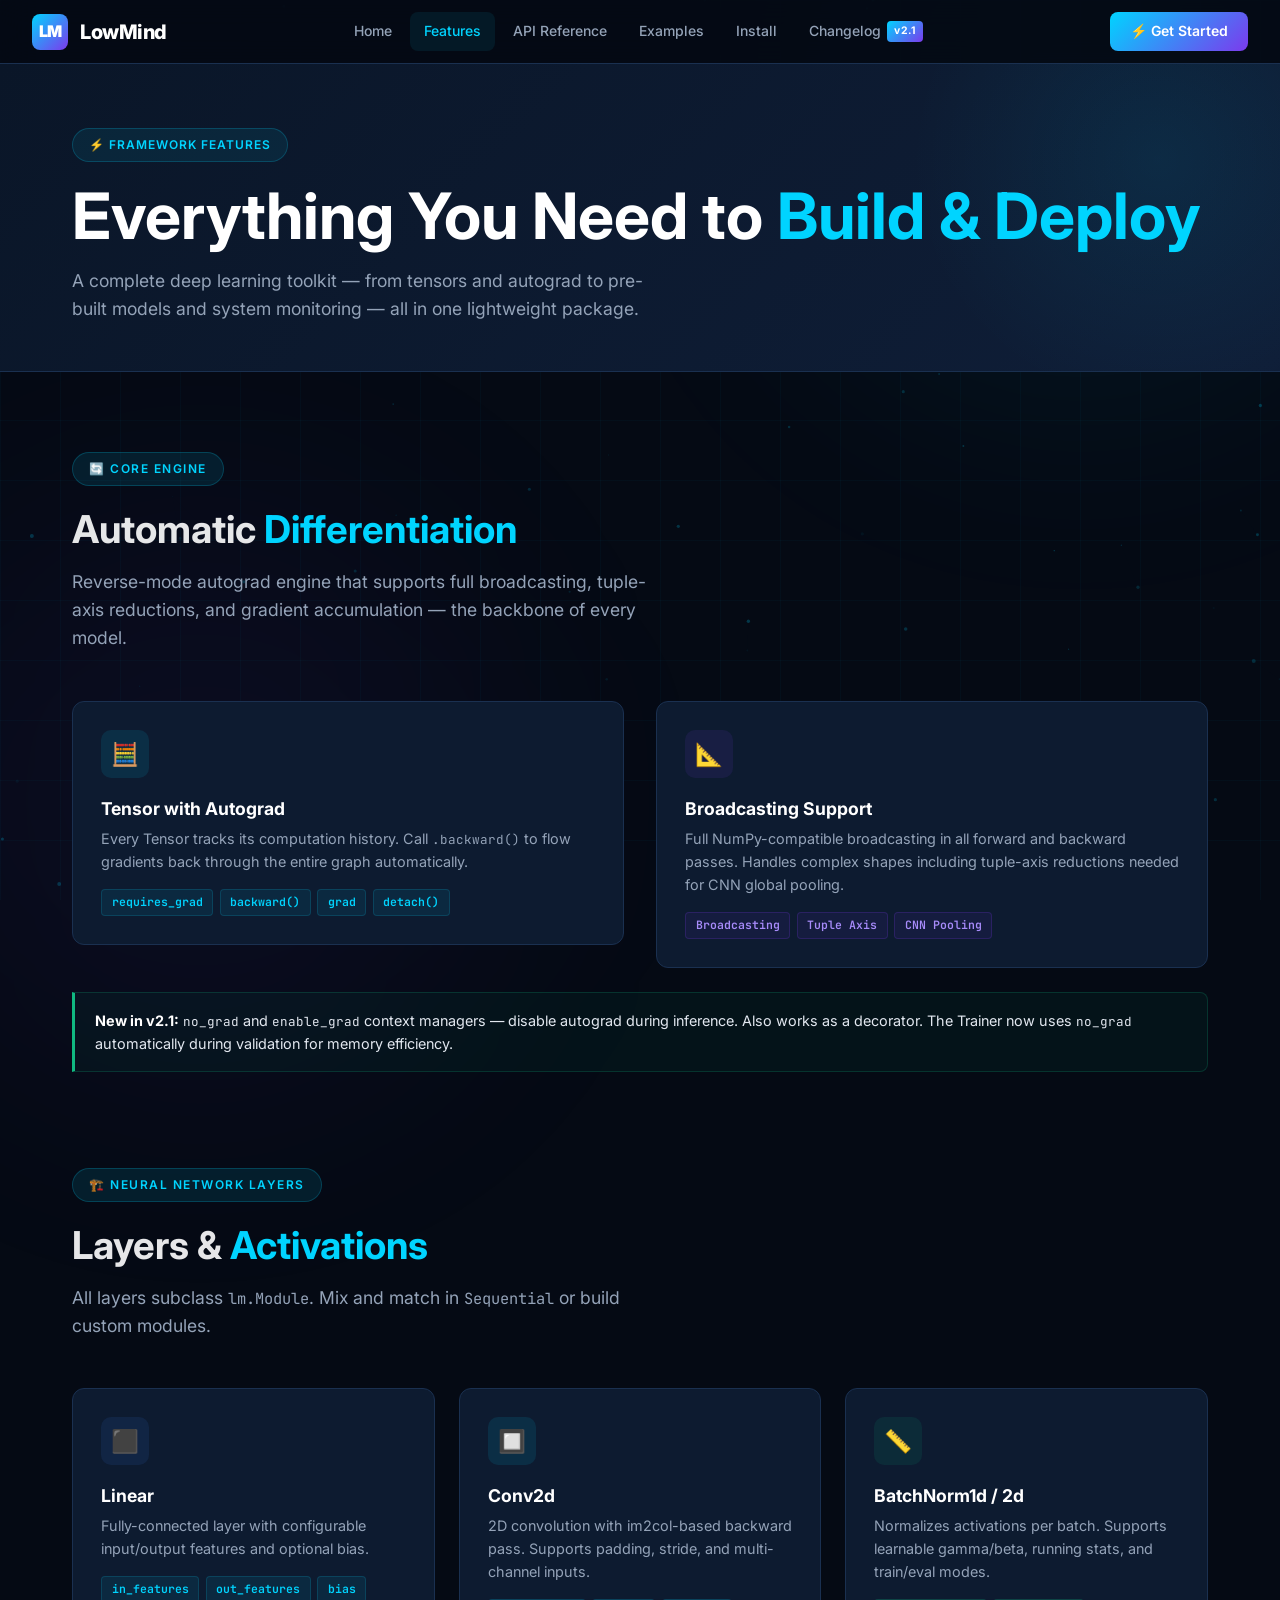
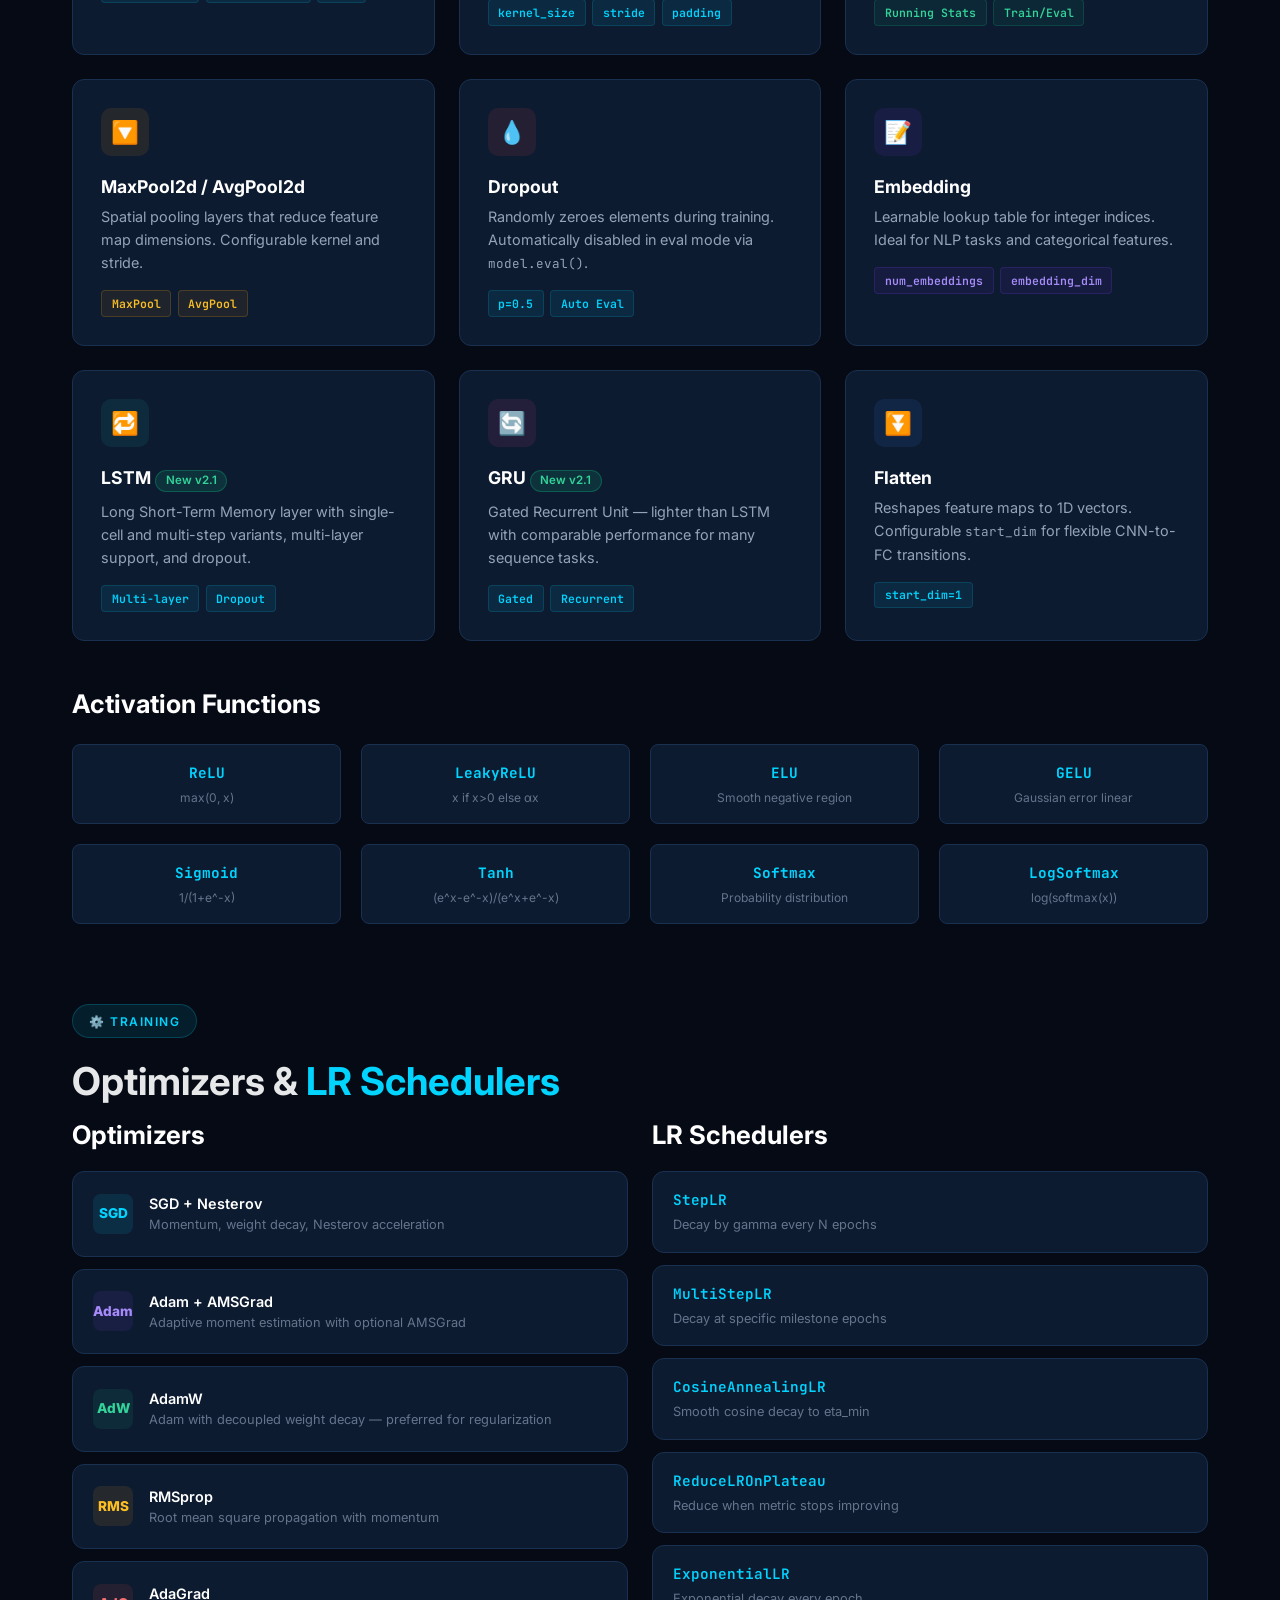
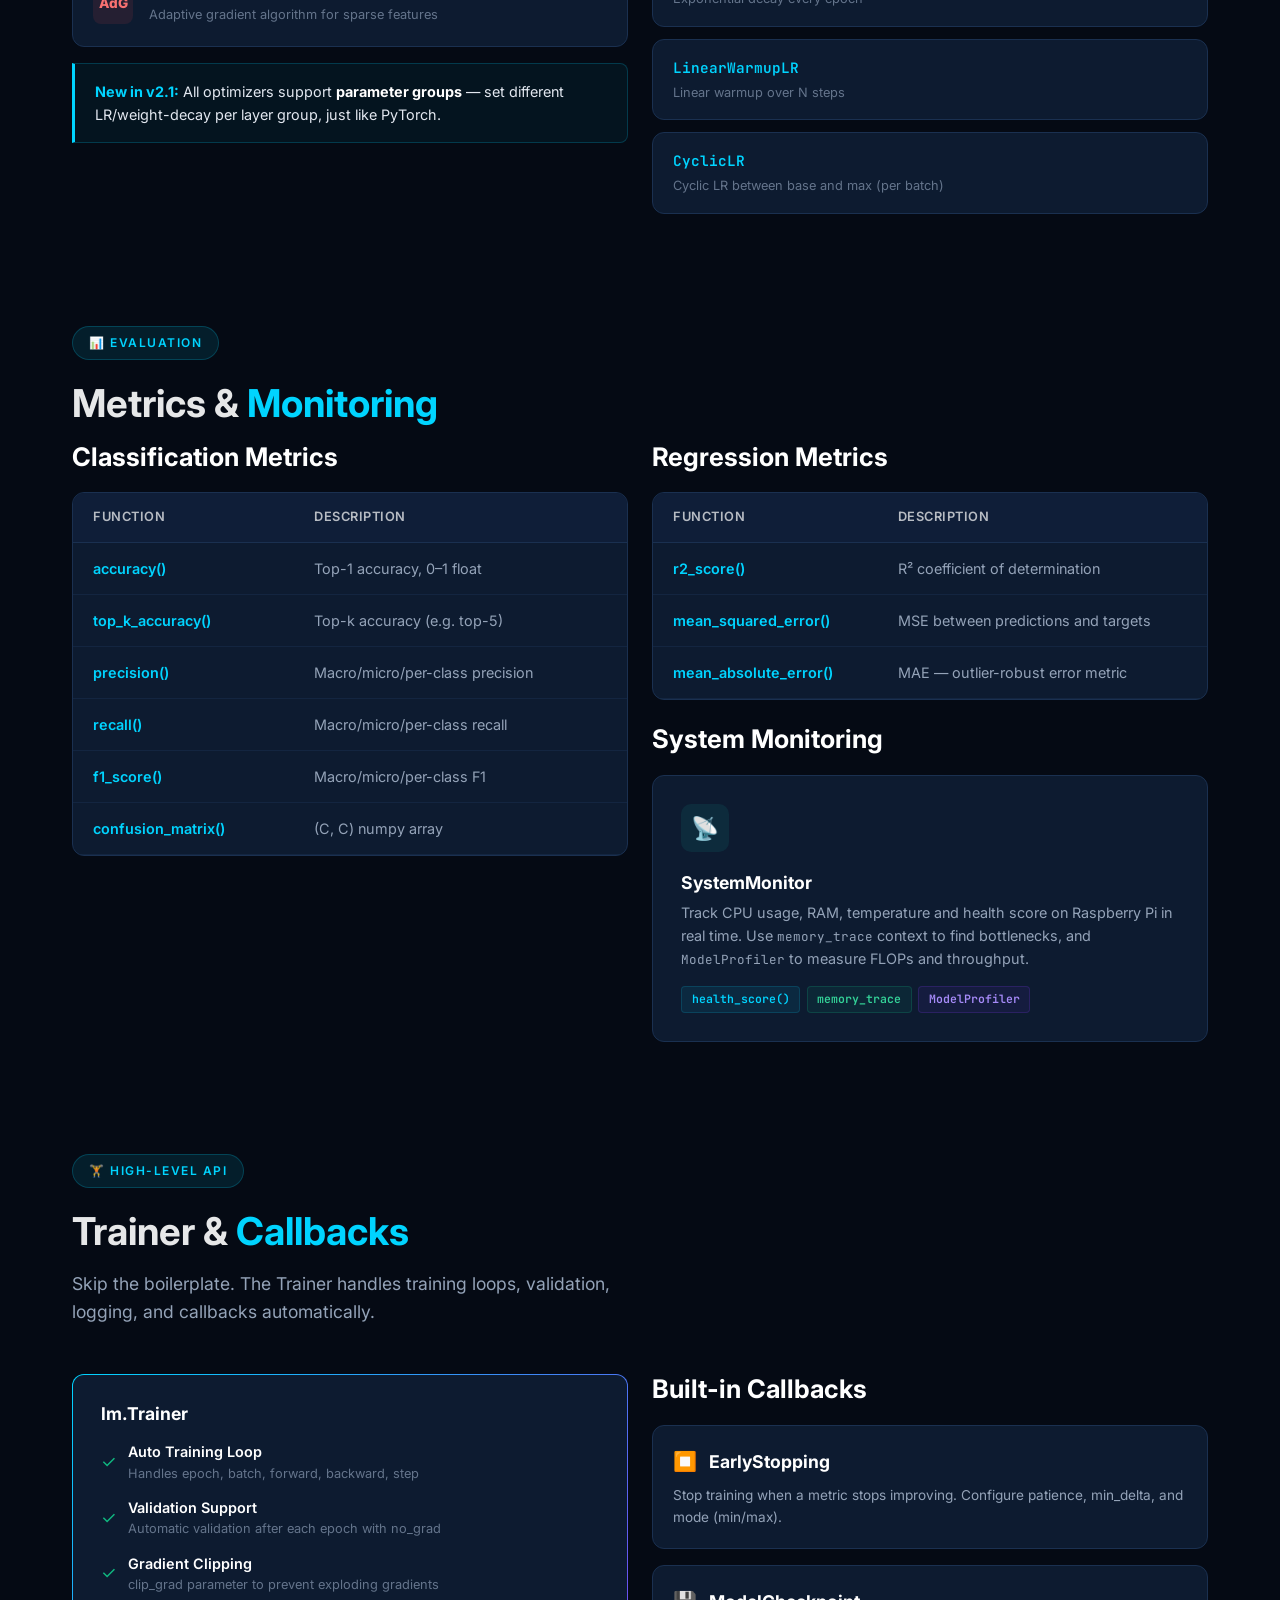
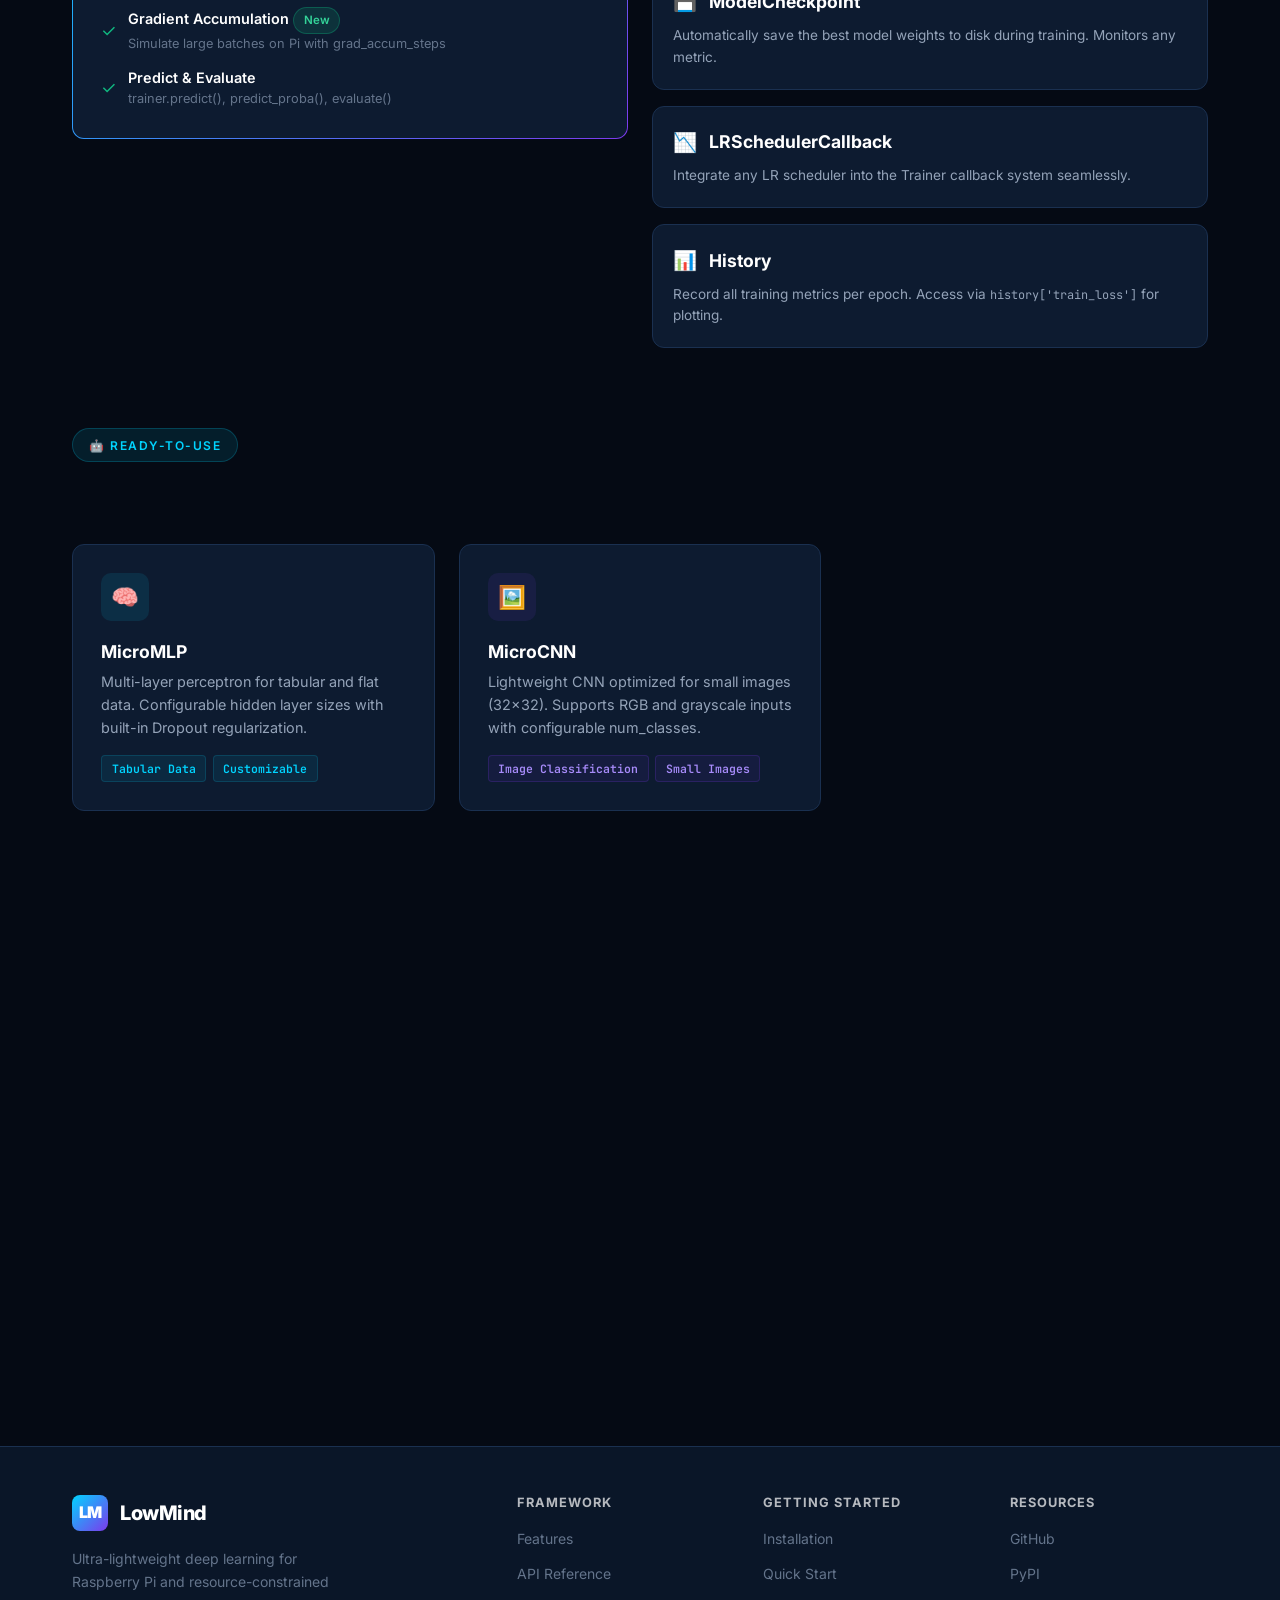
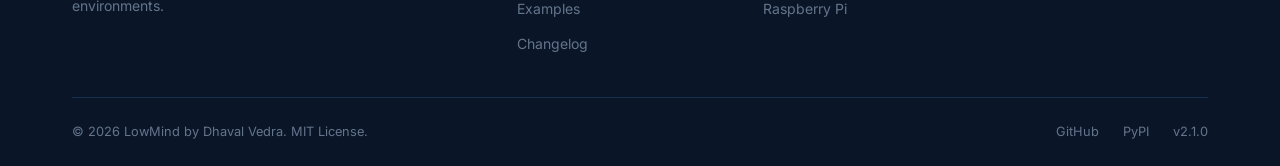
<file: features.html>
<!DOCTYPE html>
<html lang="en">
<head>
  <meta charset="UTF-8" />
  <meta name="viewport" content="width=device-width, initial-scale=1.0" />
  <title>Features — LowMind Framework</title>
  <meta name="description" content="Explore all features of LowMind: layers, optimizers, schedulers, metrics, trainer, callbacks, pre-built models and more." />
  <link rel="preconnect" href="https://fonts.googleapis.com" />
  <link href="https://fonts.googleapis.com/css2?family=Inter:wght@400;500;600;700;800;900&family=JetBrains+Mono:wght@400;600&display=swap" rel="stylesheet" />
  <link rel="stylesheet" href="css/style.css" />
</head>
<body>
  <canvas id="particles"></canvas>
  <div class="bg-grid"></div>
  <div class="bg-glow bg-glow-1"></div>
  <div class="bg-glow bg-glow-2"></div>

  <nav class="navbar">
    <a href="index.html" class="nav-brand">
      <div class="nav-logo">LM</div>
      LowMind
    </a>
    <ul class="nav-links">
      <li><a href="index.html">Home</a></li>
      <li><a href="features.html" class="active">Features</a></li>
      <li><a href="api.html">API Reference</a></li>
      <li><a href="examples.html">Examples</a></li>
      <li><a href="installation.html">Install</a></li>
      <li><a href="changelog.html">Changelog <span class="nav-badge">v2.1</span></a></li>
    </ul>
    <div class="nav-right">
      <a href="installation.html" class="btn-nav">⚡ Get Started</a>
      <div class="hamburger"><span></span><span></span><span></span></div>
    </div>
  </nav>
  <div class="mobile-nav">
    <a href="index.html">🏠 Home</a>
    <a href="features.html" class="active">⚡ Features</a>
    <a href="api.html">📚 API Reference</a>
    <a href="examples.html">💡 Examples</a>
    <a href="installation.html">📦 Installation</a>
    <a href="changelog.html">📋 Changelog</a>
  </div>

  <main>
    <!-- PAGE BANNER -->
    <div class="page-banner">
      <div class="container">
        <div class="page-banner-label">⚡ Framework Features</div>
        <h1>Everything You Need to <span style="color:var(--accent)">Build & Deploy</span></h1>
        <p>A complete deep learning toolkit — from tensors and autograd to pre-built models and system monitoring — all in one lightweight package.</p>
      </div>
    </div>

    <!-- AUTOGRAD -->
    <section class="section">
      <div class="container">
        <div class="section-label" data-animate>🔄 Core Engine</div>
        <h2 class="section-title" data-animate>Automatic <span>Differentiation</span></h2>
        <p class="section-desc" data-animate>Reverse-mode autograd engine that supports full broadcasting, tuple-axis reductions, and gradient accumulation — the backbone of every model.</p>

        <div class="grid-2" style="gap:2rem;align-items:start">
          <div data-animate>
            <div class="card">
              <div class="card-icon cyan">🧮</div>
              <h4>Tensor with Autograd</h4>
              <p>Every Tensor tracks its computation history. Call <code>.backward()</code> to flow gradients back through the entire graph automatically.</p>
              <div class="card-tags">
                <span class="tag">requires_grad</span>
                <span class="tag">backward()</span>
                <span class="tag">grad</span>
                <span class="tag">detach()</span>
              </div>
            </div>
          </div>
          <div data-animate>
            <div class="card">
              <div class="card-icon purple">📐</div>
              <h4>Broadcasting Support</h4>
              <p>Full NumPy-compatible broadcasting in all forward and backward passes. Handles complex shapes including tuple-axis reductions needed for CNN global pooling.</p>
              <div class="card-tags">
                <span class="tag purple">Broadcasting</span>
                <span class="tag purple">Tuple Axis</span>
                <span class="tag purple">CNN Pooling</span>
              </div>
            </div>
          </div>
        </div>

        <div style="margin-top:1.5rem" data-animate>
          <div class="highlight-box success">
            <strong style="color:#fff;">New in v2.1:</strong> <code>no_grad</code> and <code>enable_grad</code> context managers — disable autograd during inference. Also works as a decorator. The Trainer now uses <code>no_grad</code> automatically during validation for memory efficiency.
          </div>
        </div>
      </div>
    </section>

    <!-- LAYERS -->
    <section class="section" style="padding-top:0">
      <div class="container">
        <div class="section-label" data-animate>🏗️ Neural Network Layers</div>
        <h2 class="section-title" data-animate>Layers & <span>Activations</span></h2>
        <p class="section-desc" data-animate>All layers subclass <code>lm.Module</code>. Mix and match in <code>Sequential</code> or build custom modules.</p>

        <div class="grid-auto">
          <div class="card" data-animate>
            <div class="card-icon blue">⬛</div>
            <h4>Linear</h4>
            <p>Fully-connected layer with configurable input/output features and optional bias.</p>
            <div class="card-tags"><span class="tag">in_features</span><span class="tag">out_features</span><span class="tag">bias</span></div>
          </div>
          <div class="card" data-animate>
            <div class="card-icon cyan">🔲</div>
            <h4>Conv2d</h4>
            <p>2D convolution with im2col-based backward pass. Supports padding, stride, and multi-channel inputs.</p>
            <div class="card-tags"><span class="tag">kernel_size</span><span class="tag">stride</span><span class="tag">padding</span></div>
          </div>
          <div class="card" data-animate>
            <div class="card-icon green">📏</div>
            <h4>BatchNorm1d / 2d</h4>
            <p>Normalizes activations per batch. Supports learnable gamma/beta, running stats, and train/eval modes.</p>
            <div class="card-tags"><span class="tag green">Running Stats</span><span class="tag green">Train/Eval</span></div>
          </div>
          <div class="card" data-animate>
            <div class="card-icon amber">🔽</div>
            <h4>MaxPool2d / AvgPool2d</h4>
            <p>Spatial pooling layers that reduce feature map dimensions. Configurable kernel and stride.</p>
            <div class="card-tags"><span class="tag amber">MaxPool</span><span class="tag amber">AvgPool</span></div>
          </div>
          <div class="card" data-animate>
            <div class="card-icon red">💧</div>
            <h4>Dropout</h4>
            <p>Randomly zeroes elements during training. Automatically disabled in eval mode via <code>model.eval()</code>.</p>
            <div class="card-tags"><span class="tag">p=0.5</span><span class="tag">Auto Eval</span></div>
          </div>
          <div class="card" data-animate>
            <div class="card-icon purple">📝</div>
            <h4>Embedding</h4>
            <p>Learnable lookup table for integer indices. Ideal for NLP tasks and categorical features.</p>
            <div class="card-tags"><span class="tag purple">num_embeddings</span><span class="tag purple">embedding_dim</span></div>
          </div>
          <div class="card" data-animate>
            <div class="card-icon teal">🔁</div>
            <h4>LSTM <span class="badge badge-new">New v2.1</span></h4>
            <p>Long Short-Term Memory layer with single-cell and multi-step variants, multi-layer support, and dropout.</p>
            <div class="card-tags"><span class="tag">Multi-layer</span><span class="tag">Dropout</span></div>
          </div>
          <div class="card" data-animate>
            <div class="card-icon pink">🔄</div>
            <h4>GRU <span class="badge badge-new">New v2.1</span></h4>
            <p>Gated Recurrent Unit — lighter than LSTM with comparable performance for many sequence tasks.</p>
            <div class="card-tags"><span class="tag">Gated</span><span class="tag">Recurrent</span></div>
          </div>
          <div class="card" data-animate>
            <div class="card-icon blue">⏬</div>
            <h4>Flatten</h4>
            <p>Reshapes feature maps to 1D vectors. Configurable <code>start_dim</code> for flexible CNN-to-FC transitions.</p>
            <div class="card-tags"><span class="tag">start_dim=1</span></div>
          </div>
        </div>

        <!-- Activations -->
        <div style="margin-top:3rem" data-animate>
          <h3 style="color:#fff;margin-bottom:1.5rem;">Activation Functions</h3>
          <div class="grid-4">
            <div style="background:var(--card);border:1px solid var(--border);border-radius:var(--radius-sm);padding:1rem;text-align:center;">
              <div style="color:var(--accent);font-family:var(--mono);font-size:0.9rem;font-weight:700;margin-bottom:0.25rem;">ReLU</div>
              <div style="color:var(--text3);font-size:0.75rem;">max(0, x)</div>
            </div>
            <div style="background:var(--card);border:1px solid var(--border);border-radius:var(--radius-sm);padding:1rem;text-align:center;">
              <div style="color:var(--accent);font-family:var(--mono);font-size:0.9rem;font-weight:700;margin-bottom:0.25rem;">LeakyReLU</div>
              <div style="color:var(--text3);font-size:0.75rem;">x if x&gt;0 else αx</div>
            </div>
            <div style="background:var(--card);border:1px solid var(--border);border-radius:var(--radius-sm);padding:1rem;text-align:center;">
              <div style="color:var(--accent);font-family:var(--mono);font-size:0.9rem;font-weight:700;margin-bottom:0.25rem;">ELU</div>
              <div style="color:var(--text3);font-size:0.75rem;">Smooth negative region</div>
            </div>
            <div style="background:var(--card);border:1px solid var(--border);border-radius:var(--radius-sm);padding:1rem;text-align:center;">
              <div style="color:var(--accent);font-family:var(--mono);font-size:0.9rem;font-weight:700;margin-bottom:0.25rem;">GELU</div>
              <div style="color:var(--text3);font-size:0.75rem;">Gaussian error linear</div>
            </div>
            <div style="background:var(--card);border:1px solid var(--border);border-radius:var(--radius-sm);padding:1rem;text-align:center;">
              <div style="color:var(--accent);font-family:var(--mono);font-size:0.9rem;font-weight:700;margin-bottom:0.25rem;">Sigmoid</div>
              <div style="color:var(--text3);font-size:0.75rem;">1/(1+e^-x)</div>
            </div>
            <div style="background:var(--card);border:1px solid var(--border);border-radius:var(--radius-sm);padding:1rem;text-align:center;">
              <div style="color:var(--accent);font-family:var(--mono);font-size:0.9rem;font-weight:700;margin-bottom:0.25rem;">Tanh</div>
              <div style="color:var(--text3);font-size:0.75rem;">(e^x-e^-x)/(e^x+e^-x)</div>
            </div>
            <div style="background:var(--card);border:1px solid var(--border);border-radius:var(--radius-sm);padding:1rem;text-align:center;">
              <div style="color:var(--accent);font-family:var(--mono);font-size:0.9rem;font-weight:700;margin-bottom:0.25rem;">Softmax</div>
              <div style="color:var(--text3);font-size:0.75rem;">Probability distribution</div>
            </div>
            <div style="background:var(--card);border:1px solid var(--border);border-radius:var(--radius-sm);padding:1rem;text-align:center;">
              <div style="color:var(--accent);font-family:var(--mono);font-size:0.9rem;font-weight:700;margin-bottom:0.25rem;">LogSoftmax</div>
              <div style="color:var(--text3);font-size:0.75rem;">log(softmax(x))</div>
            </div>
          </div>
        </div>
      </div>
    </section>

    <!-- OPTIMIZERS & SCHEDULERS -->
    <section class="section" style="padding-top:0">
      <div class="container">
        <div class="section-label" data-animate>⚙️ Training</div>
        <h2 class="section-title" data-animate>Optimizers & <span>LR Schedulers</span></h2>

        <div class="grid-2" style="margin-bottom:2rem">
          <div data-animate>
            <h3 style="color:#fff;margin-bottom:1.25rem;">Optimizers</h3>
            <div style="display:flex;flex-direction:column;gap:0.75rem;">
              <div class="card" style="padding:1.25rem;display:flex;align-items:center;gap:1rem;">
                <div style="width:40px;height:40px;background:rgba(0,212,255,0.1);border-radius:8px;display:flex;align-items:center;justify-content:center;font-weight:800;color:var(--accent);font-size:0.85rem;flex-shrink:0;">SGD</div>
                <div><div style="font-weight:600;color:#fff;font-size:0.9rem;">SGD + Nesterov</div><div style="color:var(--text3);font-size:0.8rem;">Momentum, weight decay, Nesterov acceleration</div></div>
              </div>
              <div class="card" style="padding:1.25rem;display:flex;align-items:center;gap:1rem;">
                <div style="width:40px;height:40px;background:rgba(124,58,237,0.1);border-radius:8px;display:flex;align-items:center;justify-content:center;font-weight:800;color:#a78bfa;font-size:0.85rem;flex-shrink:0;">Adam</div>
                <div><div style="font-weight:600;color:#fff;font-size:0.9rem;">Adam + AMSGrad</div><div style="color:var(--text3);font-size:0.8rem;">Adaptive moment estimation with optional AMSGrad</div></div>
              </div>
              <div class="card" style="padding:1.25rem;display:flex;align-items:center;gap:1rem;">
                <div style="width:40px;height:40px;background:rgba(16,185,129,0.1);border-radius:8px;display:flex;align-items:center;justify-content:center;font-weight:800;color:#34d399;font-size:0.85rem;flex-shrink:0;">AdW</div>
                <div><div style="font-weight:600;color:#fff;font-size:0.9rem;">AdamW</div><div style="color:var(--text3);font-size:0.8rem;">Adam with decoupled weight decay — preferred for regularization</div></div>
              </div>
              <div class="card" style="padding:1.25rem;display:flex;align-items:center;gap:1rem;">
                <div style="width:40px;height:40px;background:rgba(245,158,11,0.1);border-radius:8px;display:flex;align-items:center;justify-content:center;font-weight:800;color:#fbbf24;font-size:0.85rem;flex-shrink:0;">RMS</div>
                <div><div style="font-weight:600;color:#fff;font-size:0.9rem;">RMSprop</div><div style="color:var(--text3);font-size:0.8rem;">Root mean square propagation with momentum</div></div>
              </div>
              <div class="card" style="padding:1.25rem;display:flex;align-items:center;gap:1rem;">
                <div style="width:40px;height:40px;background:rgba(239,68,68,0.1);border-radius:8px;display:flex;align-items:center;justify-content:center;font-weight:800;color:#f87171;font-size:0.85rem;flex-shrink:0;">AdG</div>
                <div><div style="font-weight:600;color:#fff;font-size:0.9rem;">AdaGrad</div><div style="color:var(--text3);font-size:0.8rem;">Adaptive gradient algorithm for sparse features</div></div>
              </div>
            </div>
            <div class="highlight-box" style="margin-top:1rem;">
              <strong style="color:var(--accent);">New in v2.1:</strong> All optimizers support <strong style="color:#fff">parameter groups</strong> — set different LR/weight-decay per layer group, just like PyTorch.
            </div>
          </div>
          <div data-animate>
            <h3 style="color:#fff;margin-bottom:1.25rem;">LR Schedulers</h3>
            <div style="display:flex;flex-direction:column;gap:0.75rem;">
              <div class="card" style="padding:1rem 1.25rem;"><div style="font-weight:600;color:var(--accent);font-size:0.9rem;font-family:var(--mono);">StepLR</div><div style="color:var(--text3);font-size:0.8rem;margin-top:0.25rem;">Decay by gamma every N epochs</div></div>
              <div class="card" style="padding:1rem 1.25rem;"><div style="font-weight:600;color:var(--accent);font-size:0.9rem;font-family:var(--mono);">MultiStepLR</div><div style="color:var(--text3);font-size:0.8rem;margin-top:0.25rem;">Decay at specific milestone epochs</div></div>
              <div class="card" style="padding:1rem 1.25rem;"><div style="font-weight:600;color:var(--accent);font-size:0.9rem;font-family:var(--mono);">CosineAnnealingLR</div><div style="color:var(--text3);font-size:0.8rem;margin-top:0.25rem;">Smooth cosine decay to eta_min</div></div>
              <div class="card" style="padding:1rem 1.25rem;"><div style="font-weight:600;color:var(--accent);font-size:0.9rem;font-family:var(--mono);">ReduceLROnPlateau</div><div style="color:var(--text3);font-size:0.8rem;margin-top:0.25rem;">Reduce when metric stops improving</div></div>
              <div class="card" style="padding:1rem 1.25rem;"><div style="font-weight:600;color:var(--accent);font-size:0.9rem;font-family:var(--mono);">ExponentialLR</div><div style="color:var(--text3);font-size:0.8rem;margin-top:0.25rem;">Exponential decay every epoch</div></div>
              <div class="card" style="padding:1rem 1.25rem;"><div style="font-weight:600;color:var(--accent);font-size:0.9rem;font-family:var(--mono);">LinearWarmupLR</div><div style="color:var(--text3);font-size:0.8rem;margin-top:0.25rem;">Linear warmup over N steps</div></div>
              <div class="card" style="padding:1rem 1.25rem;"><div style="font-weight:600;color:var(--accent);font-size:0.9rem;font-family:var(--mono);">CyclicLR</div><div style="color:var(--text3);font-size:0.8rem;margin-top:0.25rem;">Cyclic LR between base and max (per batch)</div></div>
            </div>
          </div>
        </div>
      </div>
    </section>

    <!-- METRICS -->
    <section class="section" style="padding-top:0">
      <div class="container">
        <div class="section-label" data-animate>📊 Evaluation</div>
        <h2 class="section-title" data-animate>Metrics & <span>Monitoring</span></h2>

        <div class="grid-2" style="margin-bottom:2rem">
          <div data-animate>
            <h3 style="color:#fff;margin-bottom:1.25rem;">Classification Metrics</h3>
            <div class="table-wrap">
              <table class="feature-table">
                <thead><tr><th>Function</th><th>Description</th></tr></thead>
                <tbody>
                  <tr><td>accuracy()</td><td>Top-1 accuracy, 0–1 float</td></tr>
                  <tr><td>top_k_accuracy()</td><td>Top-k accuracy (e.g. top-5)</td></tr>
                  <tr><td>precision()</td><td>Macro/micro/per-class precision</td></tr>
                  <tr><td>recall()</td><td>Macro/micro/per-class recall</td></tr>
                  <tr><td>f1_score()</td><td>Macro/micro/per-class F1</td></tr>
                  <tr><td>confusion_matrix()</td><td>(C, C) numpy array</td></tr>
                </tbody>
              </table>
            </div>
          </div>
          <div data-animate>
            <h3 style="color:#fff;margin-bottom:1.25rem;">Regression Metrics</h3>
            <div class="table-wrap" style="margin-bottom:1.5rem">
              <table class="feature-table">
                <thead><tr><th>Function</th><th>Description</th></tr></thead>
                <tbody>
                  <tr><td>r2_score()</td><td>R² coefficient of determination</td></tr>
                  <tr><td>mean_squared_error()</td><td>MSE between predictions and targets</td></tr>
                  <tr><td>mean_absolute_error()</td><td>MAE — outlier-robust error metric</td></tr>
                </tbody>
              </table>
            </div>
            <h3 style="color:#fff;margin-bottom:1.25rem;">System Monitoring</h3>
            <div class="card">
              <div class="card-icon teal">📡</div>
              <h4>SystemMonitor</h4>
              <p>Track CPU usage, RAM, temperature and health score on Raspberry Pi in real time. Use <code>memory_trace</code> context to find bottlenecks, and <code>ModelProfiler</code> to measure FLOPs and throughput.</p>
              <div class="card-tags">
                <span class="tag">health_score()</span>
                <span class="tag green">memory_trace</span>
                <span class="tag purple">ModelProfiler</span>
              </div>
            </div>
          </div>
        </div>
      </div>
    </section>

    <!-- TRAINER & CALLBACKS -->
    <section class="section" style="padding-top:0">
      <div class="container">
        <div class="section-label" data-animate>🏋️ High-Level API</div>
        <h2 class="section-title" data-animate>Trainer & <span>Callbacks</span></h2>
        <p class="section-desc" data-animate>Skip the boilerplate. The Trainer handles training loops, validation, logging, and callbacks automatically.</p>

        <div class="grid-2">
          <div data-animate>
            <div class="gradient-card">
              <div class="gradient-card-inner">
                <h4 style="color:#fff;margin-bottom:1rem;">lm.Trainer</h4>
                <div style="display:flex;flex-direction:column;gap:0.75rem;">
                  <div style="display:flex;align-items:center;gap:0.75rem;"><span style="color:var(--accent3);font-size:1.1rem;">✓</span><div><div style="color:#fff;font-size:0.9rem;font-weight:600;">Auto Training Loop</div><div style="color:var(--text3);font-size:0.8rem;">Handles epoch, batch, forward, backward, step</div></div></div>
                  <div style="display:flex;align-items:center;gap:0.75rem;"><span style="color:var(--accent3);font-size:1.1rem;">✓</span><div><div style="color:#fff;font-size:0.9rem;font-weight:600;">Validation Support</div><div style="color:var(--text3);font-size:0.8rem;">Automatic validation after each epoch with no_grad</div></div></div>
                  <div style="display:flex;align-items:center;gap:0.75rem;"><span style="color:var(--accent3);font-size:1.1rem;">✓</span><div><div style="color:#fff;font-size:0.9rem;font-weight:600;">Gradient Clipping</div><div style="color:var(--text3);font-size:0.8rem;">clip_grad parameter to prevent exploding gradients</div></div></div>
                  <div style="display:flex;align-items:center;gap:0.75rem;"><span style="color:var(--accent3);font-size:1.1rem;">✓</span><div><div style="color:#fff;font-size:0.9rem;font-weight:600;">Gradient Accumulation <span class="badge badge-new">New</span></div><div style="color:var(--text3);font-size:0.8rem;">Simulate large batches on Pi with grad_accum_steps</div></div></div>
                  <div style="display:flex;align-items:center;gap:0.75rem;"><span style="color:var(--accent3);font-size:1.1rem;">✓</span><div><div style="color:#fff;font-size:0.9rem;font-weight:600;">Predict & Evaluate</div><div style="color:var(--text3);font-size:0.8rem;">trainer.predict(), predict_proba(), evaluate()</div></div></div>
                </div>
              </div>
            </div>
          </div>
          <div data-animate>
            <h3 style="color:#fff;margin-bottom:1.25rem;">Built-in Callbacks</h3>
            <div style="display:flex;flex-direction:column;gap:1rem;">
              <div class="card" style="padding:1.25rem;">
                <div style="display:flex;align-items:center;gap:0.75rem;margin-bottom:0.5rem;">
                  <span style="font-size:1.2rem;">⏹️</span>
                  <h4 style="margin:0;">EarlyStopping</h4>
                </div>
                <p style="font-size:0.85rem;">Stop training when a metric stops improving. Configure patience, min_delta, and mode (min/max).</p>
              </div>
              <div class="card" style="padding:1.25rem;">
                <div style="display:flex;align-items:center;gap:0.75rem;margin-bottom:0.5rem;">
                  <span style="font-size:1.2rem;">💾</span>
                  <h4 style="margin:0;">ModelCheckpoint</h4>
                </div>
                <p style="font-size:0.85rem;">Automatically save the best model weights to disk during training. Monitors any metric.</p>
              </div>
              <div class="card" style="padding:1.25rem;">
                <div style="display:flex;align-items:center;gap:0.75rem;margin-bottom:0.5rem;">
                  <span style="font-size:1.2rem;">📉</span>
                  <h4 style="margin:0;">LRSchedulerCallback</h4>
                </div>
                <p style="font-size:0.85rem;">Integrate any LR scheduler into the Trainer callback system seamlessly.</p>
              </div>
              <div class="card" style="padding:1.25rem;">
                <div style="display:flex;align-items:center;gap:0.75rem;margin-bottom:0.5rem;">
                  <span style="font-size:1.2rem;">📊</span>
                  <h4 style="margin:0;">History</h4>
                </div>
                <p style="font-size:0.85rem;">Record all training metrics per epoch. Access via <code>history['train_loss']</code> for plotting.</p>
              </div>
            </div>
          </div>
        </div>
      </div>
    </section>

    <!-- PRE-BUILT MODELS -->
    <section class="section" style="padding-top:0">
      <div class="container">
        <div class="section-label" data-animate>🤖 Ready-to-Use</div>
        <h2 class="section-title" data-animate>Pre-built <span>Models</span></h2>
        <div class="grid-3">
          <div class="card" data-animate>
            <div class="card-icon cyan">🧠</div>
            <h4>MicroMLP</h4>
            <p>Multi-layer perceptron for tabular and flat data. Configurable hidden layer sizes with built-in Dropout regularization.</p>
            <div class="card-tags"><span class="tag">Tabular Data</span><span class="tag">Customizable</span></div>
          </div>
          <div class="card" data-animate>
            <div class="card-icon purple">🖼️</div>
            <h4>MicroCNN</h4>
            <p>Lightweight CNN optimized for small images (32×32). Supports RGB and grayscale inputs with configurable num_classes.</p>
            <div class="card-tags"><span class="tag purple">Image Classification</span><span class="tag purple">Small Images</span></div>
          </div>
          <div class="card" data-animate>
            <div class="card-icon green">🔗</div>
            <h4>TinyResNet</h4>
            <p>ResNet with residual connections for better gradient flow. Reduce base_filters to 8 for very constrained devices.</p>
            <div class="card-tags"><span class="tag green">Residual Connections</span><span class="tag green">Configurable</span></div>
          </div>
        </div>
      </div>
    </section>

    <!-- WEIGHT INIT -->
    <section class="section" style="padding-top:0">
      <div class="container">
        <div class="section-label" data-animate>🎯 New in v2.1</div>
        <h2 class="section-title" data-animate>Weight <span>Initialization</span></h2>
        <div class="grid-auto" data-animate>
          <div class="card"><div style="font-family:var(--mono);color:var(--accent);font-weight:600;margin-bottom:0.5rem;">xavier_uniform_</div><p style="font-size:0.85rem;">Uniform distribution scaled by fan-in and fan-out. Ideal for tanh/sigmoid layers.</p></div>
          <div class="card"><div style="font-family:var(--mono);color:var(--accent);font-weight:600;margin-bottom:0.5rem;">xavier_normal_</div><p style="font-size:0.85rem;">Normal distribution variant of Xavier initialization.</p></div>
          <div class="card"><div style="font-family:var(--mono);color:var(--accent);font-weight:600;margin-bottom:0.5rem;">kaiming_uniform_</div><p style="font-size:0.85rem;">He initialization for ReLU networks — accounts for the non-linearity.</p></div>
          <div class="card"><div style="font-family:var(--mono);color:var(--accent);font-weight:600;margin-bottom:0.5rem;">kaiming_normal_</div><p style="font-size:0.85rem;">Normal Kaiming init — works well for deep ReLU networks.</p></div>
          <div class="card"><div style="font-family:var(--mono);color:var(--accent);font-weight:600;margin-bottom:0.5rem;">orthogonal_</div><p style="font-size:0.85rem;">Orthogonal matrix init. Preserves gradient norms in deep networks.</p></div>
          <div class="card"><div style="font-family:var(--mono);color:var(--accent);font-weight:600;margin-bottom:0.5rem;">init_module()</div><p style="font-size:0.85rem;">Apply initialization to a whole module recursively with one call.</p></div>
        </div>
      </div>
    </section>
  </main>

  <footer>
    <div class="container">
      <div class="footer-grid">
        <div class="footer-brand">
          <a href="index.html" class="nav-brand" style="display:inline-flex;margin-bottom:1rem;"><div class="nav-logo">LM</div>LowMind</a>
          <p>Ultra-lightweight deep learning for Raspberry Pi and resource-constrained environments.</p>
        </div>
        <div class="footer-col"><h5>Framework</h5><ul><li><a href="features.html">Features</a></li><li><a href="api.html">API Reference</a></li><li><a href="examples.html">Examples</a></li><li><a href="changelog.html">Changelog</a></li></ul></div>
        <div class="footer-col"><h5>Getting Started</h5><ul><li><a href="installation.html">Installation</a></li><li><a href="installation.html#quickstart">Quick Start</a></li><li><a href="installation.html#raspberry-pi">Raspberry Pi</a></li></ul></div>
        <div class="footer-col"><h5>Resources</h5><ul><li><a href="https://github.com/dhaval-vedra/lowmind" target="_blank">GitHub</a></li><li><a href="https://pypi.org/project/lowmind/" target="_blank">PyPI</a></li></ul></div>
      </div>
      <div class="footer-bottom">
        <p>© 2026 LowMind by Dhaval Vedra. MIT License.</p>
        <div class="footer-links"><a href="https://github.com/dhaval-vedra/lowmind" target="_blank">GitHub</a><a href="https://pypi.org/project/lowmind/" target="_blank">PyPI</a><a href="changelog.html">v2.1.0</a></div>
      </div>
    </div>
  </footer>
  <script src="js/main.js"></script>
</body>
</html>
</file>
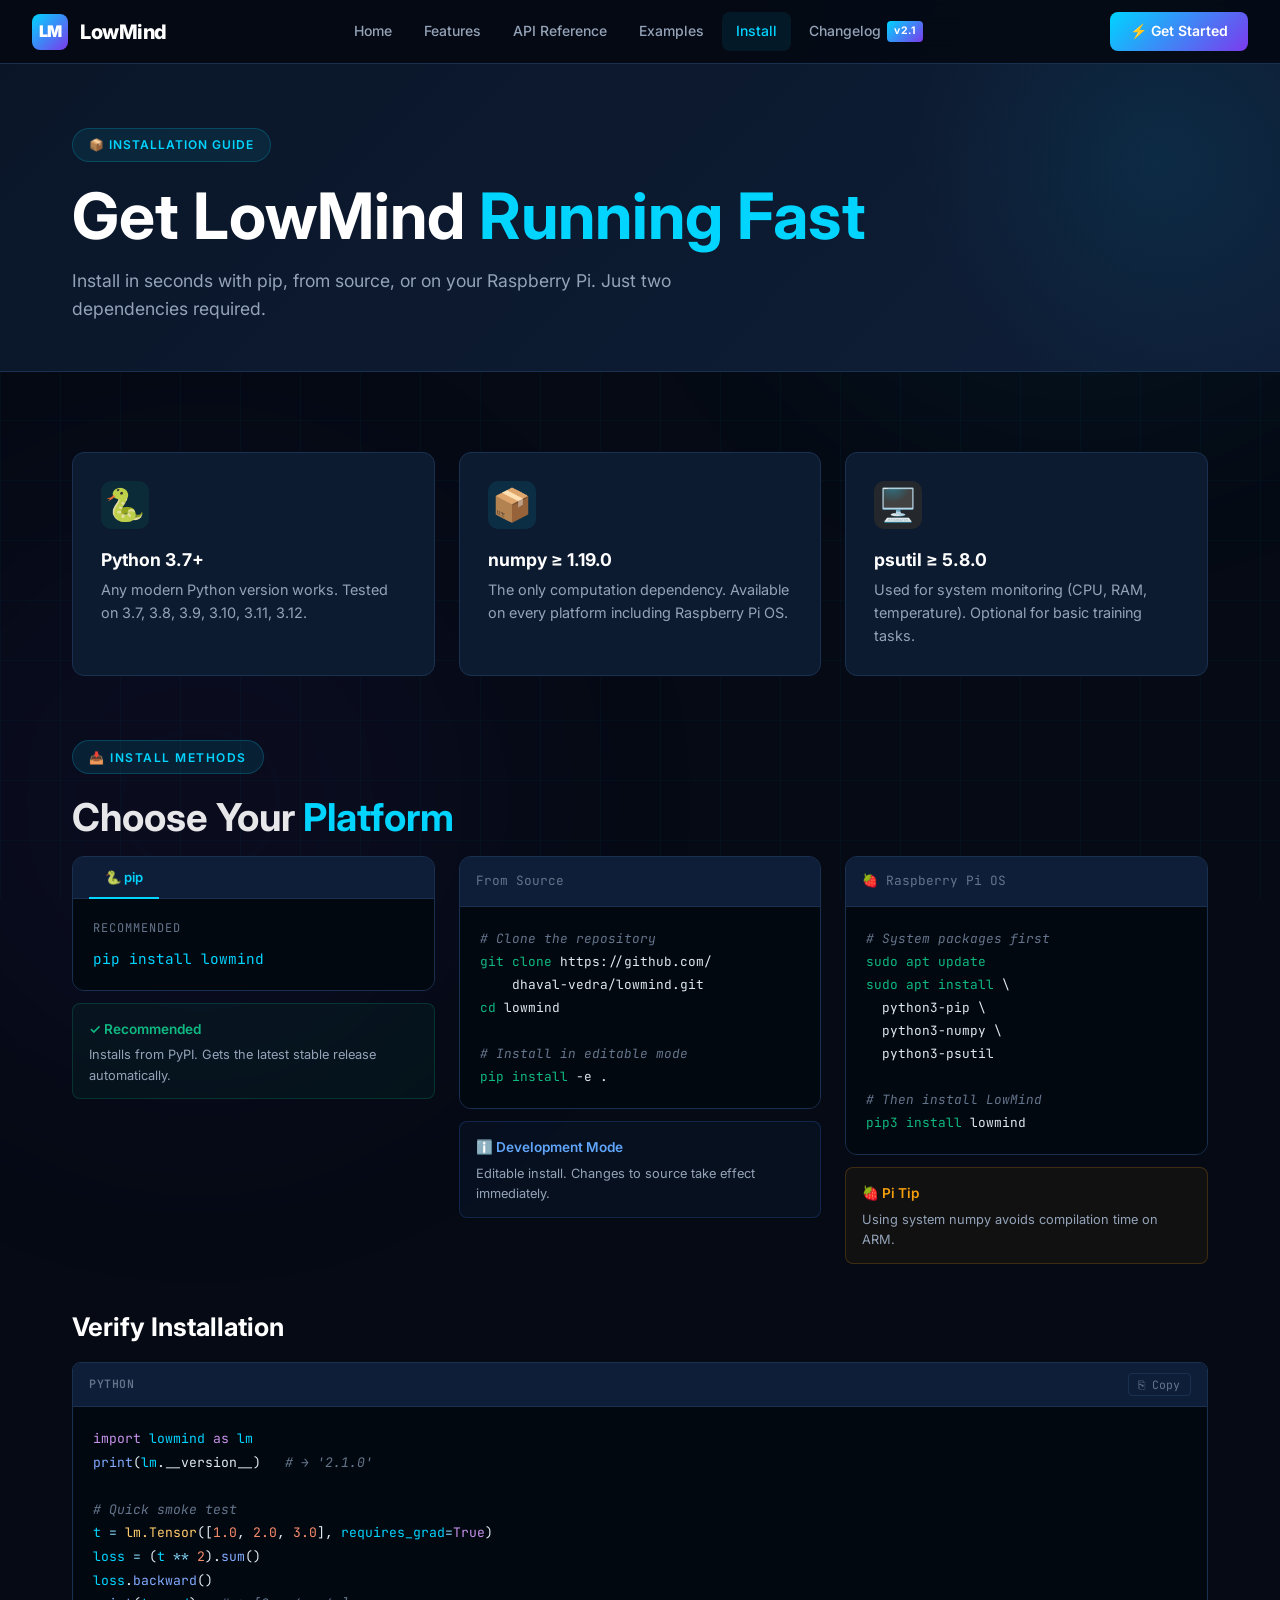
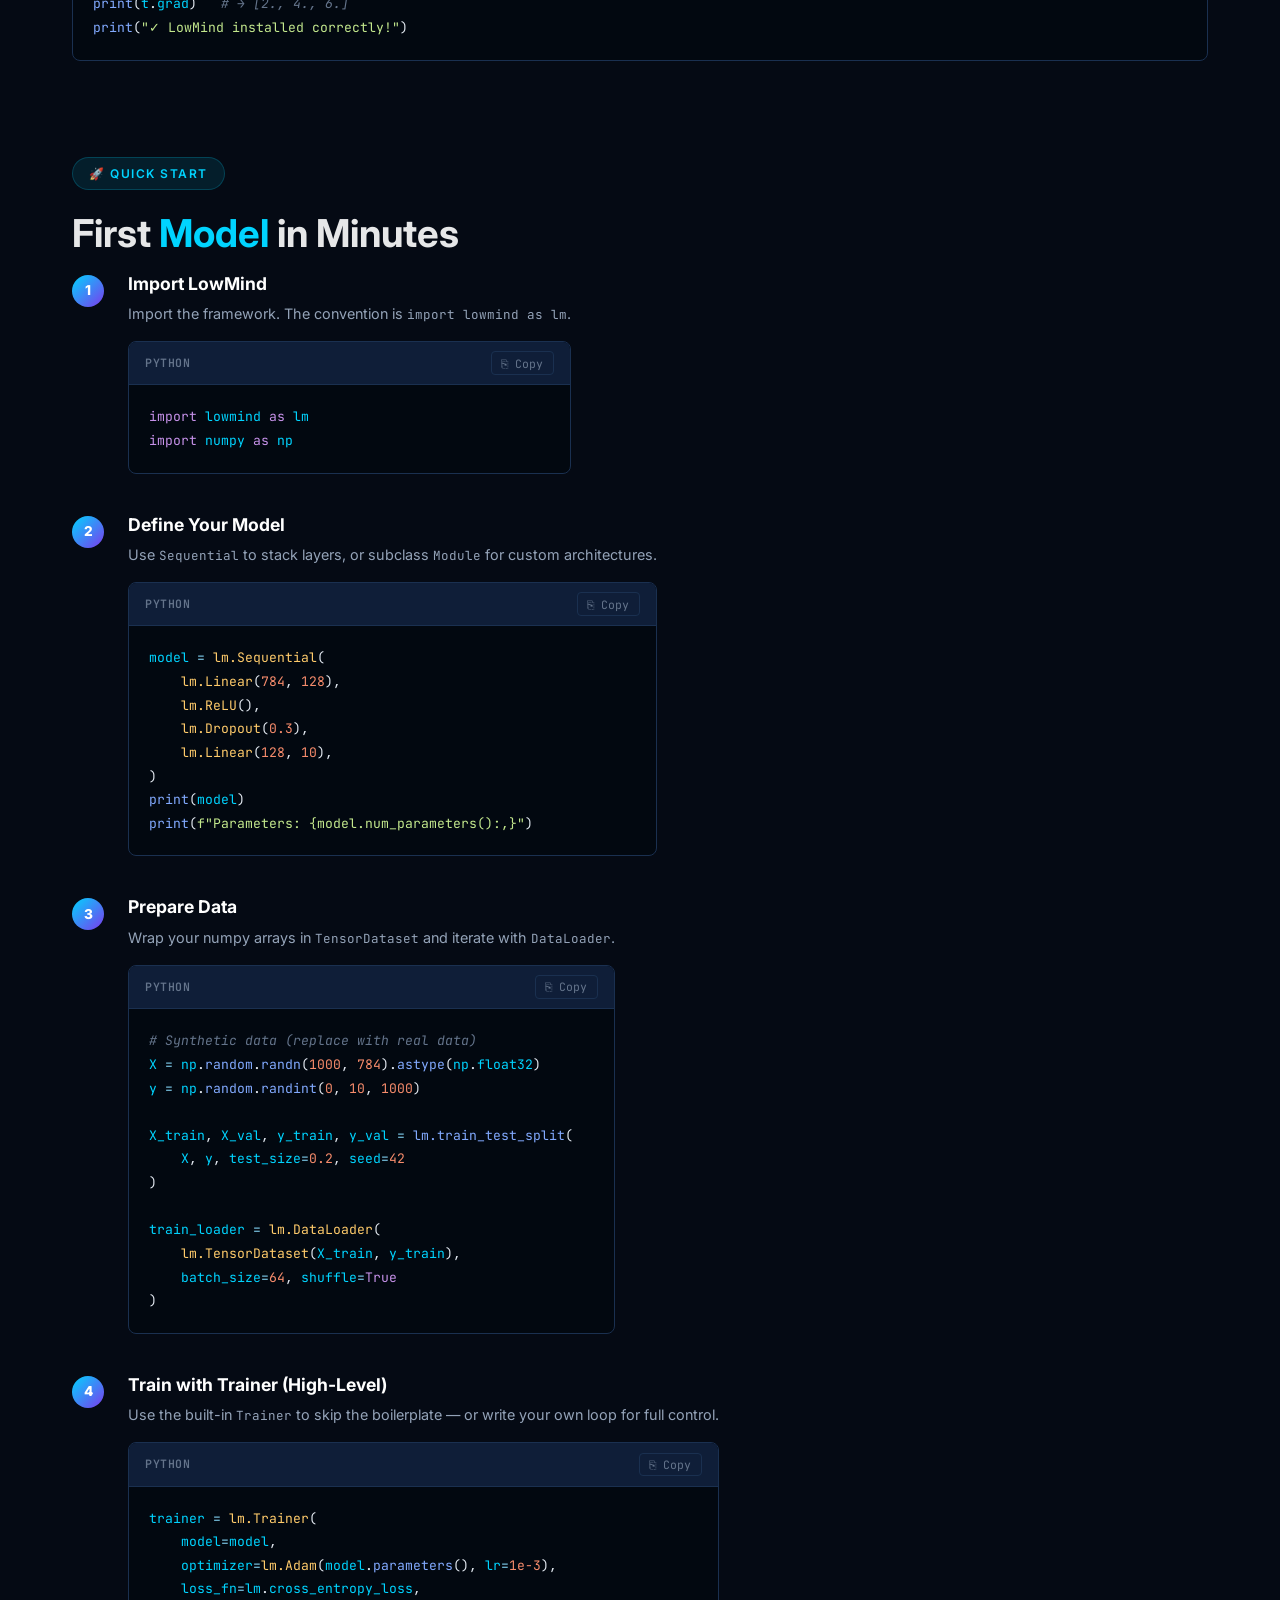
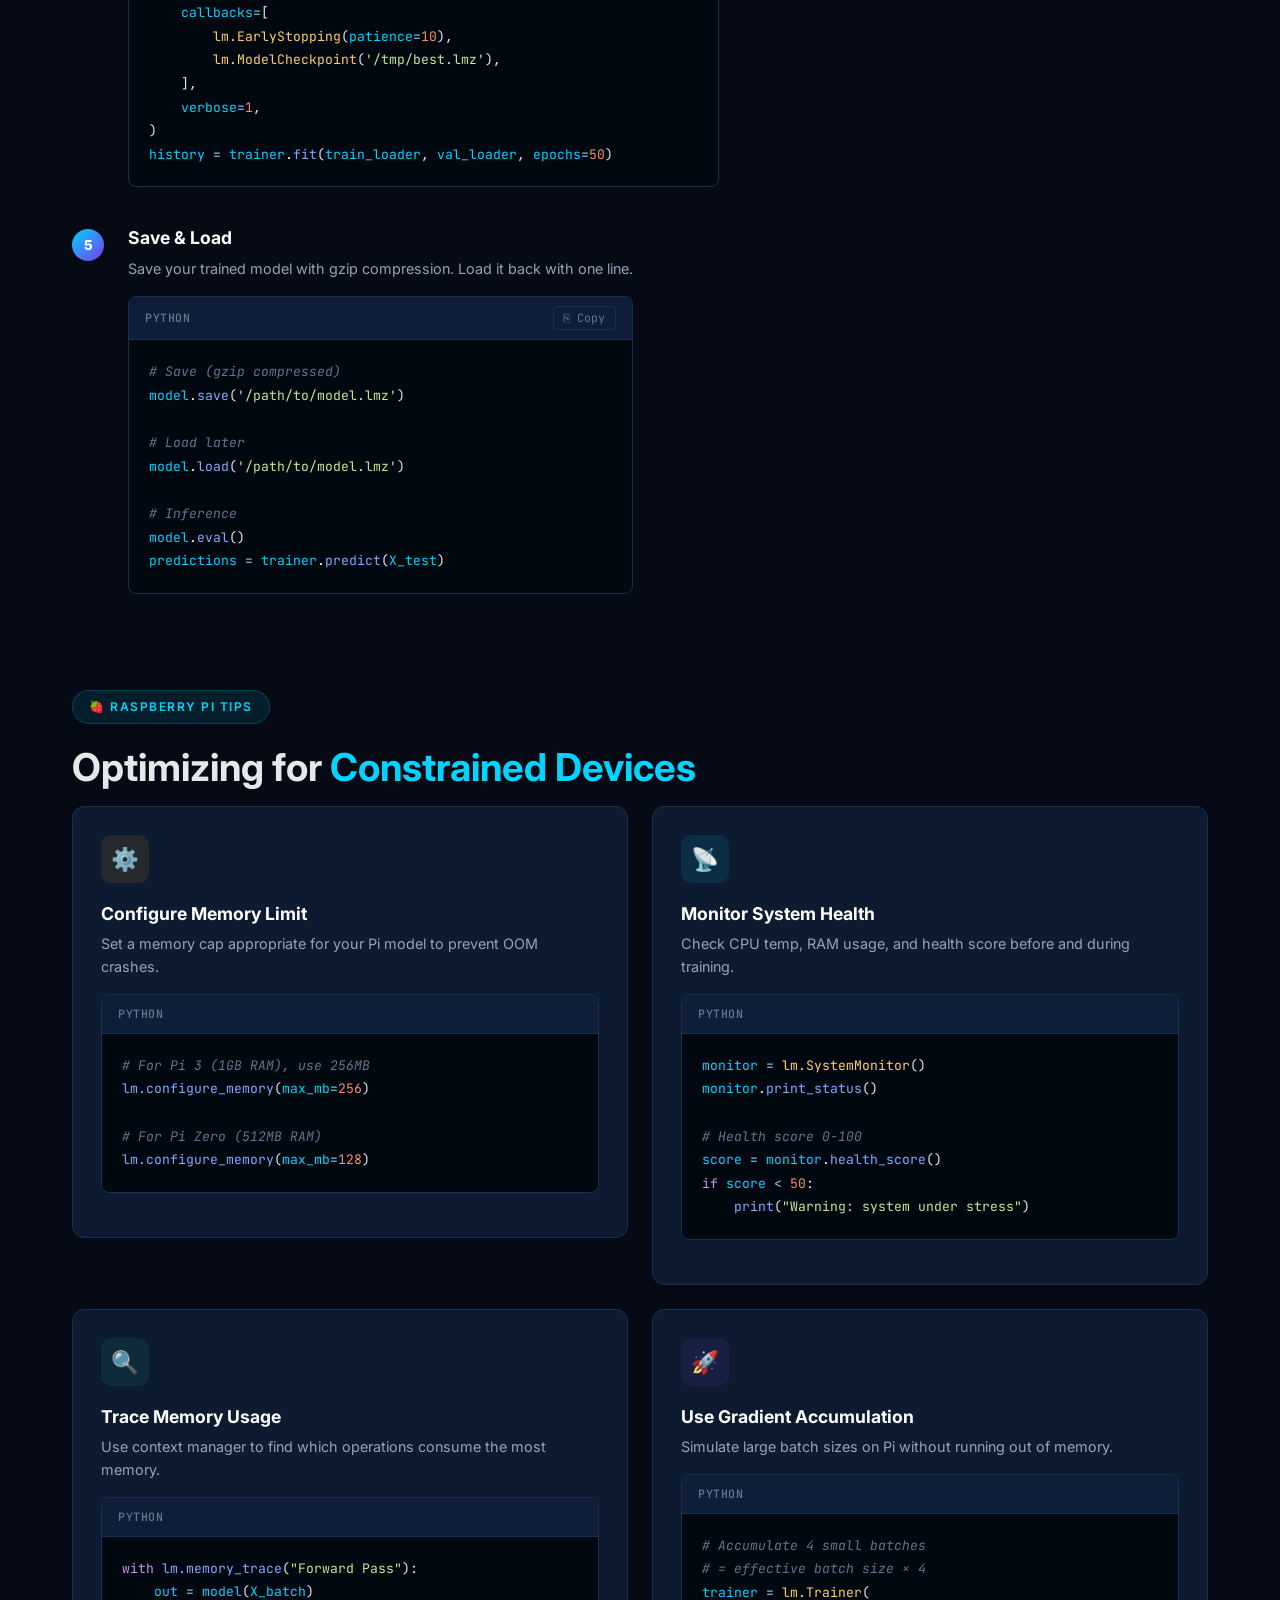
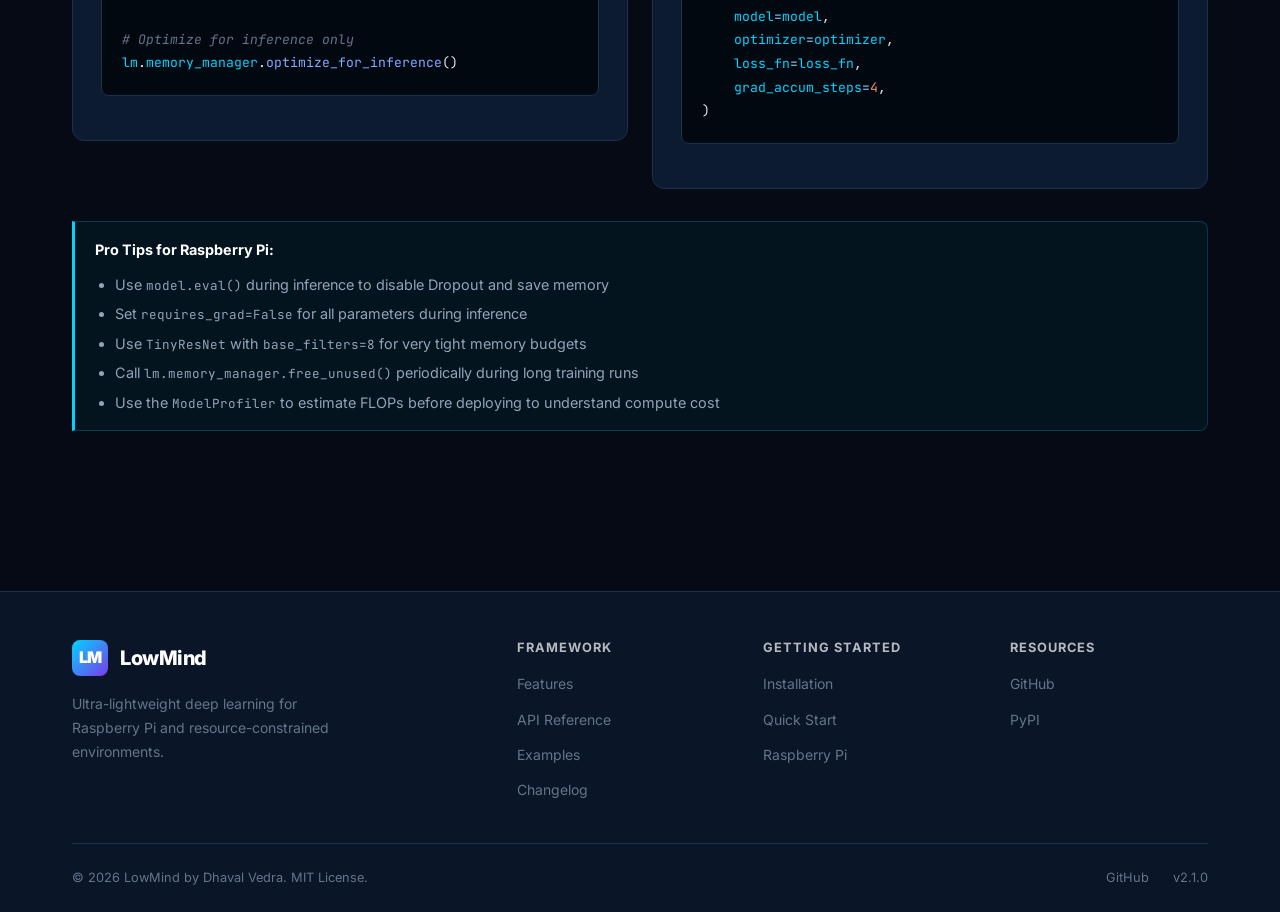
<file: installation.html>
<!DOCTYPE html>
<html lang="en">
<head>
  <meta charset="UTF-8" />
  <meta name="viewport" content="width=device-width, initial-scale=1.0" />
  <title>Installation — LowMind Framework</title>
  <meta name="description" content="Install LowMind on any platform — PyPI, from source, or on Raspberry Pi. Quick start guide included." />
  <link rel="preconnect" href="https://fonts.googleapis.com" />
  <link href="https://fonts.googleapis.com/css2?family=Inter:wght@400;500;600;700;800;900&family=JetBrains+Mono:wght@400;600&display=swap" rel="stylesheet" />
  <link rel="stylesheet" href="css/style.css" />
</head>
<body>
  <div class="bg-grid"></div>
  <div class="bg-glow bg-glow-1"></div>
  <div class="bg-glow bg-glow-2"></div>

  <nav class="navbar">
    <a href="index.html" class="nav-brand">
      <div class="nav-logo">LM</div>
      LowMind
    </a>
    <ul class="nav-links">
      <li><a href="index.html">Home</a></li>
      <li><a href="features.html">Features</a></li>
      <li><a href="api.html">API Reference</a></li>
      <li><a href="examples.html">Examples</a></li>
      <li><a href="installation.html" class="active">Install</a></li>
      <li><a href="changelog.html">Changelog <span class="nav-badge">v2.1</span></a></li>
    </ul>
    <div class="nav-right">
      <a href="installation.html" class="btn-nav">⚡ Get Started</a>
      <div class="hamburger"><span></span><span></span><span></span></div>
    </div>
  </nav>
  <div class="mobile-nav">
    <a href="index.html">🏠 Home</a>
    <a href="features.html">⚡ Features</a>
    <a href="api.html">📚 API Reference</a>
    <a href="examples.html">💡 Examples</a>
    <a href="installation.html" class="active">📦 Installation</a>
    <a href="changelog.html">📋 Changelog</a>
  </div>

  <main>
    <div class="page-banner">
      <div class="container">
        <div class="page-banner-label">📦 Installation Guide</div>
        <h1>Get LowMind <span style="color:var(--accent)">Running Fast</span></h1>
        <p>Install in seconds with pip, from source, or on your Raspberry Pi. Just two dependencies required.</p>
      </div>
    </div>

    <!-- REQUIREMENTS -->
    <section class="section">
      <div class="container">
        <div class="grid-3" style="margin-bottom:4rem">
          <div class="card" data-animate>
            <div class="card-icon green" style="font-size:2rem;">🐍</div>
            <h4>Python 3.7+</h4>
            <p>Any modern Python version works. Tested on 3.7, 3.8, 3.9, 3.10, 3.11, 3.12.</p>
          </div>
          <div class="card" data-animate>
            <div class="card-icon cyan" style="font-size:2rem;">📦</div>
            <h4>numpy ≥ 1.19.0</h4>
            <p>The only computation dependency. Available on every platform including Raspberry Pi OS.</p>
          </div>
          <div class="card" data-animate>
            <div class="card-icon amber" style="font-size:2rem;">🖥️</div>
            <h4>psutil ≥ 5.8.0</h4>
            <p>Used for system monitoring (CPU, RAM, temperature). Optional for basic training tasks.</p>
          </div>
        </div>

        <!-- INSTALL METHODS -->
        <div class="section-label" data-animate>📥 Install Methods</div>
        <h2 class="section-title" data-animate>Choose Your <span>Platform</span></h2>

        <div class="grid-3" style="margin-bottom:3rem">
          <!-- PyPI -->
          <div data-animate>
            <div class="tab-group" style="background:var(--card);border:1px solid var(--border);border-radius:var(--radius);overflow:hidden">
              <div class="install-tabs">
                <button class="tab-btn active" data-tab="pypi-pip">🐍 pip</button>
              </div>
              <div class="tab-content active" data-tab="pypi-pip" style="background:var(--code-bg)">
                <div style="margin-bottom:0.5rem;color:var(--text3);font-size:0.75rem;font-family:var(--mono);text-transform:uppercase;letter-spacing:1px;">Recommended</div>
                <pre style="font-family:var(--mono);font-size:0.9rem;color:var(--accent);">pip install lowmind</pre>
              </div>
            </div>
            <div style="margin-top:0.75rem;padding:0.75rem 1rem;background:rgba(16,185,129,0.05);border:1px solid rgba(16,185,129,0.2);border-radius:var(--radius-sm);">
              <span style="color:var(--accent3);font-weight:600;font-size:0.85rem;">✓ Recommended</span>
              <p style="font-size:0.8rem;margin-top:0.25rem;">Installs from PyPI. Gets the latest stable release automatically.</p>
            </div>
          </div>

          <!-- Source -->
          <div data-animate>
            <div style="background:var(--card);border:1px solid var(--border);border-radius:var(--radius);overflow:hidden">
              <div style="background:var(--bg3);padding:0.875rem 1rem;border-bottom:1px solid var(--border);font-size:0.8rem;color:var(--text3);font-family:var(--mono);">From Source</div>
              <pre style="padding:1.25rem;font-family:var(--mono);font-size:0.8rem;line-height:1.8;background:var(--code-bg);color:#e2e8f0;"><span class="cm"># Clone the repository</span>
<span style="color:var(--accent3);">git clone</span> https://github.com/
    dhaval-vedra/lowmind.git
<span style="color:var(--accent3);">cd</span> lowmind

<span class="cm"># Install in editable mode</span>
<span style="color:var(--accent3);">pip install</span> -e .</pre>
            </div>
            <div style="margin-top:0.75rem;padding:0.75rem 1rem;background:rgba(59,130,246,0.05);border:1px solid rgba(59,130,246,0.2);border-radius:var(--radius-sm);">
              <span style="color:#60a5fa;font-weight:600;font-size:0.85rem;">ℹ️ Development Mode</span>
              <p style="font-size:0.8rem;margin-top:0.25rem;">Editable install. Changes to source take effect immediately.</p>
            </div>
          </div>

          <!-- Raspberry Pi -->
          <div data-animate id="raspberry-pi">
            <div style="background:var(--card);border:1px solid var(--border);border-radius:var(--radius);overflow:hidden">
              <div style="background:var(--bg3);padding:0.875rem 1rem;border-bottom:1px solid var(--border);font-size:0.8rem;color:var(--text3);font-family:var(--mono);">🍓 Raspberry Pi OS</div>
              <pre style="padding:1.25rem;font-family:var(--mono);font-size:0.8rem;line-height:1.8;background:var(--code-bg);color:#e2e8f0;"><span class="cm"># System packages first</span>
<span style="color:var(--accent3);">sudo apt update</span>
<span style="color:var(--accent3);">sudo apt install</span> \
  python3-pip \
  python3-numpy \
  python3-psutil

<span class="cm"># Then install LowMind</span>
<span style="color:var(--accent3);">pip3 install</span> lowmind</pre>
            </div>
            <div style="margin-top:0.75rem;padding:0.75rem 1rem;background:rgba(245,158,11,0.05);border:1px solid rgba(245,158,11,0.2);border-radius:var(--radius-sm);">
              <span style="color:var(--accent4);font-weight:600;font-size:0.85rem;">🍓 Pi Tip</span>
              <p style="font-size:0.8rem;margin-top:0.25rem;">Using system numpy avoids compilation time on ARM.</p>
            </div>
          </div>
        </div>

        <!-- Verify install -->
        <div data-animate>
          <h3 style="color:#fff;margin-bottom:1.25rem;">Verify Installation</h3>
          <div class="code-block">
            <div class="code-header">
              <span class="code-lang">python</span>
              <button class="copy-btn" onclick="copyCode(this)">⎘ Copy</button>
            </div>
            <pre><span class="kw">import</span> <span class="nm">lowmind</span> <span class="kw">as</span> <span class="nm">lm</span>
<span class="fn">print</span>(<span class="nm">lm</span>.__version__)   <span class="cm"># → '2.1.0'</span>

<span class="cm"># Quick smoke test</span>
<span class="nm">t</span> <span class="op">=</span> <span class="cl">lm.Tensor</span>([<span class="nu">1.0</span>, <span class="nu">2.0</span>, <span class="nu">3.0</span>], <span class="nm">requires_grad</span><span class="op">=</span><span class="kw">True</span>)
<span class="nm">loss</span> <span class="op">=</span> (<span class="nm">t</span> <span class="op">**</span> <span class="nu">2</span>).<span class="fn">sum</span>()
<span class="nm">loss</span>.<span class="fn">backward</span>()
<span class="fn">print</span>(<span class="nm">t</span>.<span class="nm">grad</span>)   <span class="cm"># → [2., 4., 6.]</span>
<span class="fn">print</span>(<span class="st">"✓ LowMind installed correctly!"</span>)</pre>
          </div>
        </div>
      </div>
    </section>

    <!-- QUICK START -->
    <section class="section" style="padding-top:0" id="quickstart">
      <div class="container">
        <div class="section-label" data-animate>🚀 Quick Start</div>
        <h2 class="section-title" data-animate>First <span>Model</span> in Minutes</h2>

        <div class="install-steps" data-animate>
          <div class="install-step">
            <div class="install-step-content">
              <h4>Import LowMind</h4>
              <p>Import the framework. The convention is <code>import lowmind as lm</code>.</p>
              <div class="code-block">
                <div class="code-header"><span class="code-lang">python</span><button class="copy-btn" onclick="copyCode(this)">⎘ Copy</button></div>
                <pre><span class="kw">import</span> <span class="nm">lowmind</span> <span class="kw">as</span> <span class="nm">lm</span>
<span class="kw">import</span> <span class="nm">numpy</span> <span class="kw">as</span> <span class="nm">np</span></pre>
              </div>
            </div>
          </div>
          <div class="install-step">
            <div class="install-step-content">
              <h4>Define Your Model</h4>
              <p>Use <code>Sequential</code> to stack layers, or subclass <code>Module</code> for custom architectures.</p>
              <div class="code-block">
                <div class="code-header"><span class="code-lang">python</span><button class="copy-btn" onclick="copyCode(this)">⎘ Copy</button></div>
                <pre><span class="nm">model</span> <span class="op">=</span> <span class="cl">lm.Sequential</span>(
    <span class="cl">lm.Linear</span>(<span class="nu">784</span>, <span class="nu">128</span>),
    <span class="cl">lm.ReLU</span>(),
    <span class="cl">lm.Dropout</span>(<span class="nu">0.3</span>),
    <span class="cl">lm.Linear</span>(<span class="nu">128</span>, <span class="nu">10</span>),
)
<span class="fn">print</span>(<span class="nm">model</span>)
<span class="fn">print</span>(<span class="st">f"Parameters: {model.num_parameters():,}"</span>)</pre>
              </div>
            </div>
          </div>
          <div class="install-step">
            <div class="install-step-content">
              <h4>Prepare Data</h4>
              <p>Wrap your numpy arrays in <code>TensorDataset</code> and iterate with <code>DataLoader</code>.</p>
              <div class="code-block">
                <div class="code-header"><span class="code-lang">python</span><button class="copy-btn" onclick="copyCode(this)">⎘ Copy</button></div>
                <pre><span class="cm"># Synthetic data (replace with real data)</span>
<span class="nm">X</span> <span class="op">=</span> <span class="nm">np</span>.<span class="fn">random</span>.<span class="fn">randn</span>(<span class="nu">1000</span>, <span class="nu">784</span>).<span class="fn">astype</span>(<span class="nm">np</span>.<span class="nm">float32</span>)
<span class="nm">y</span> <span class="op">=</span> <span class="nm">np</span>.<span class="fn">random</span>.<span class="fn">randint</span>(<span class="nu">0</span>, <span class="nu">10</span>, <span class="nu">1000</span>)

<span class="nm">X_train</span>, <span class="nm">X_val</span>, <span class="nm">y_train</span>, <span class="nm">y_val</span> <span class="op">=</span> <span class="fn">lm.train_test_split</span>(
    <span class="nm">X</span>, <span class="nm">y</span>, <span class="nm">test_size</span><span class="op">=</span><span class="nu">0.2</span>, <span class="nm">seed</span><span class="op">=</span><span class="nu">42</span>
)

<span class="nm">train_loader</span> <span class="op">=</span> <span class="cl">lm.DataLoader</span>(
    <span class="cl">lm.TensorDataset</span>(<span class="nm">X_train</span>, <span class="nm">y_train</span>),
    <span class="nm">batch_size</span><span class="op">=</span><span class="nu">64</span>, <span class="nm">shuffle</span><span class="op">=</span><span class="kw">True</span>
)</pre>
              </div>
            </div>
          </div>
          <div class="install-step">
            <div class="install-step-content">
              <h4>Train with Trainer (High-Level)</h4>
              <p>Use the built-in <code>Trainer</code> to skip the boilerplate — or write your own loop for full control.</p>
              <div class="code-block">
                <div class="code-header"><span class="code-lang">python</span><button class="copy-btn" onclick="copyCode(this)">⎘ Copy</button></div>
                <pre><span class="nm">trainer</span> <span class="op">=</span> <span class="cl">lm.Trainer</span>(
    <span class="nm">model</span><span class="op">=</span><span class="nm">model</span>,
    <span class="nm">optimizer</span><span class="op">=</span><span class="cl">lm.Adam</span>(<span class="nm">model</span>.<span class="fn">parameters</span>(), <span class="nm">lr</span><span class="op">=</span><span class="nu">1e-3</span>),
    <span class="nm">loss_fn</span><span class="op">=</span><span class="nm">lm</span>.<span class="nm">cross_entropy_loss</span>,
    <span class="nm">callbacks</span><span class="op">=</span>[
        <span class="cl">lm.EarlyStopping</span>(<span class="nm">patience</span><span class="op">=</span><span class="nu">10</span>),
        <span class="cl">lm.ModelCheckpoint</span>(<span class="st">'/tmp/best.lmz'</span>),
    ],
    <span class="nm">verbose</span><span class="op">=</span><span class="nu">1</span>,
)
<span class="nm">history</span> <span class="op">=</span> <span class="nm">trainer</span>.<span class="fn">fit</span>(<span class="nm">train_loader</span>, <span class="nm">val_loader</span>, <span class="nm">epochs</span><span class="op">=</span><span class="nu">50</span>)</pre>
              </div>
            </div>
          </div>
          <div class="install-step">
            <div class="install-step-content">
              <h4>Save & Load</h4>
              <p>Save your trained model with gzip compression. Load it back with one line.</p>
              <div class="code-block">
                <div class="code-header"><span class="code-lang">python</span><button class="copy-btn" onclick="copyCode(this)">⎘ Copy</button></div>
                <pre><span class="cm"># Save (gzip compressed)</span>
<span class="nm">model</span>.<span class="fn">save</span>(<span class="st">'/path/to/model.lmz'</span>)

<span class="cm"># Load later</span>
<span class="nm">model</span>.<span class="fn">load</span>(<span class="st">'/path/to/model.lmz'</span>)

<span class="cm"># Inference</span>
<span class="nm">model</span>.<span class="fn">eval</span>()
<span class="nm">predictions</span> <span class="op">=</span> <span class="nm">trainer</span>.<span class="fn">predict</span>(<span class="nm">X_test</span>)</pre>
              </div>
            </div>
          </div>
        </div>
      </div>
    </section>

    <!-- RASPBERRY PI TIPS -->
    <section class="section" style="padding-top:0" id="raspberry-pi-tips">
      <div class="container">
        <div class="section-label" data-animate>🍓 Raspberry Pi Tips</div>
        <h2 class="section-title" data-animate>Optimizing for <span>Constrained Devices</span></h2>

        <div class="grid-2">
          <div data-animate>
            <div class="card">
              <div class="card-icon amber">⚙️</div>
              <h4>Configure Memory Limit</h4>
              <p>Set a memory cap appropriate for your Pi model to prevent OOM crashes.</p>
              <div class="code-block" style="margin-top:1rem;">
                <div class="code-header"><span class="code-lang">python</span></div>
                <pre><span class="cm"># For Pi 3 (1GB RAM), use 256MB</span>
<span class="fn">lm.configure_memory</span>(<span class="nm">max_mb</span><span class="op">=</span><span class="nu">256</span>)

<span class="cm"># For Pi Zero (512MB RAM)</span>
<span class="fn">lm.configure_memory</span>(<span class="nm">max_mb</span><span class="op">=</span><span class="nu">128</span>)</pre>
              </div>
            </div>
          </div>
          <div data-animate>
            <div class="card">
              <div class="card-icon cyan">📡</div>
              <h4>Monitor System Health</h4>
              <p>Check CPU temp, RAM usage, and health score before and during training.</p>
              <div class="code-block" style="margin-top:1rem;">
                <div class="code-header"><span class="code-lang">python</span></div>
                <pre><span class="nm">monitor</span> <span class="op">=</span> <span class="cl">lm.SystemMonitor</span>()
<span class="nm">monitor</span>.<span class="fn">print_status</span>()

<span class="cm"># Health score 0-100</span>
<span class="nm">score</span> <span class="op">=</span> <span class="nm">monitor</span>.<span class="fn">health_score</span>()
<span class="kw">if</span> <span class="nm">score</span> <span class="op">&lt;</span> <span class="nu">50</span>:
    <span class="fn">print</span>(<span class="st">"Warning: system under stress"</span>)</pre>
              </div>
            </div>
          </div>
          <div data-animate>
            <div class="card">
              <div class="card-icon green">🔍</div>
              <h4>Trace Memory Usage</h4>
              <p>Use context manager to find which operations consume the most memory.</p>
              <div class="code-block" style="margin-top:1rem;">
                <div class="code-header"><span class="code-lang">python</span></div>
                <pre><span class="kw">with</span> <span class="fn">lm.memory_trace</span>(<span class="st">"Forward Pass"</span>):
    <span class="nm">out</span> <span class="op">=</span> <span class="nm">model</span>(<span class="nm">X_batch</span>)

<span class="cm"># Optimize for inference only</span>
<span class="nm">lm</span>.<span class="nm">memory_manager</span>.<span class="fn">optimize_for_inference</span>()</pre>
              </div>
            </div>
          </div>
          <div data-animate>
            <div class="card">
              <div class="card-icon purple">🚀</div>
              <h4>Use Gradient Accumulation</h4>
              <p>Simulate large batch sizes on Pi without running out of memory.</p>
              <div class="code-block" style="margin-top:1rem;">
                <div class="code-header"><span class="code-lang">python</span></div>
                <pre><span class="cm"># Accumulate 4 small batches</span>
<span class="cm"># = effective batch size × 4</span>
<span class="nm">trainer</span> <span class="op">=</span> <span class="cl">lm.Trainer</span>(
    <span class="nm">model</span><span class="op">=</span><span class="nm">model</span>,
    <span class="nm">optimizer</span><span class="op">=</span><span class="nm">optimizer</span>,
    <span class="nm">loss_fn</span><span class="op">=</span><span class="nm">loss_fn</span>,
    <span class="nm">grad_accum_steps</span><span class="op">=</span><span class="nu">4</span>,
)</pre>
              </div>
            </div>
          </div>
        </div>

        <div class="highlight-box" style="margin-top:2rem;" data-animate>
          <strong style="color:#fff;">Pro Tips for Raspberry Pi:</strong>
          <ul style="margin-top:0.75rem;padding-left:1.25rem;display:flex;flex-direction:column;gap:0.4rem;color:var(--text2);">
            <li>Use <code>model.eval()</code> during inference to disable Dropout and save memory</li>
            <li>Set <code>requires_grad=False</code> for all parameters during inference</li>
            <li>Use <code>TinyResNet</code> with <code>base_filters=8</code> for very tight memory budgets</li>
            <li>Call <code>lm.memory_manager.free_unused()</code> periodically during long training runs</li>
            <li>Use the <code>ModelProfiler</code> to estimate FLOPs before deploying to understand compute cost</li>
          </ul>
        </div>
      </div>
    </section>
  </main>

  <footer>
    <div class="container">
      <div class="footer-grid">
        <div class="footer-brand"><a href="index.html" class="nav-brand" style="display:inline-flex;margin-bottom:1rem;"><div class="nav-logo">LM</div>LowMind</a><p>Ultra-lightweight deep learning for Raspberry Pi and resource-constrained environments.</p></div>
        <div class="footer-col"><h5>Framework</h5><ul><li><a href="features.html">Features</a></li><li><a href="api.html">API Reference</a></li><li><a href="examples.html">Examples</a></li><li><a href="changelog.html">Changelog</a></li></ul></div>
        <div class="footer-col"><h5>Getting Started</h5><ul><li><a href="installation.html">Installation</a></li><li><a href="installation.html#quickstart">Quick Start</a></li><li><a href="installation.html#raspberry-pi">Raspberry Pi</a></li></ul></div>
        <div class="footer-col"><h5>Resources</h5><ul><li><a href="https://github.com/dhaval-vedra/lowmind" target="_blank">GitHub</a></li><li><a href="https://pypi.org/project/lowmind/" target="_blank">PyPI</a></li></ul></div>
      </div>
      <div class="footer-bottom"><p>© 2026 LowMind by Dhaval Vedra. MIT License.</p><div class="footer-links"><a href="https://github.com/dhaval-vedra/lowmind" target="_blank">GitHub</a><a href="changelog.html">v2.1.0</a></div></div>
    </div>
  </footer>
  <script src="js/main.js"></script>
</body>
</html>
</file>
<file: css/style.css>
/* ===== RESET & BASE ===== */
*, *::before, *::after { box-sizing: border-box; margin: 0; padding: 0; }

:root {
  --bg: #050a14;
  --bg2: #0a1628;
  --bg3: #0f1e38;
  --card: #0d1b30;
  --card-hover: #122240;
  --border: #1a3050;
  --accent: #00d4ff;
  --accent2: #7c3aed;
  --accent3: #10b981;
  --accent4: #f59e0b;
  --text: #e2e8f0;
  --text2: #94a3b8;
  --text3: #64748b;
  --white: #ffffff;
  --white-muted: rgba(255,255,255,0.9);
  --white-dim: rgba(255,255,255,0.7);
  --code-bg: #020810;
  --radius: 12px;
  --radius-sm: 8px;
  --shadow: 0 4px 24px rgba(0, 212, 255, 0.08);
  --shadow-lg: 0 8px 48px rgba(0, 212, 255, 0.12);
  --font: 'Inter', -apple-system, BlinkMacSystemFont, sans-serif;
  --mono: 'JetBrains Mono', 'Fira Code', 'Cascadia Code', monospace;
}

html { scroll-behavior: smooth; font-size: 16px; }

body {
  background: var(--bg);
  color: var(--text);
  font-family: var(--font);
  line-height: 1.6;
  overflow-x: hidden;
  min-height: 100vh;
}

/* ===== SCROLLBAR ===== */
::-webkit-scrollbar { width: 6px; }
::-webkit-scrollbar-track { background: var(--bg); }
::-webkit-scrollbar-thumb { background: var(--border); border-radius: 3px; }
::-webkit-scrollbar-thumb:hover { background: var(--accent); }

/* ===== TYPOGRAPHY ===== */
h1, h2, h3, h4, h5 { line-height: 1.2; font-weight: 700; }
h1 { font-size: clamp(2.2rem, 5vw, 4rem); color: var(--white); }
h2 { font-size: clamp(1.6rem, 3vw, 2.4rem); color: var(--white-muted); }
h3 { font-size: clamp(1.2rem, 2vw, 1.6rem); color: var(--white-dim); }
h4 { font-size: 1.1rem; color: var(--white-muted); }
p { color: var(--text2); }
a { color: var(--accent); text-decoration: none; transition: color 0.2s; }
a:hover { color: var(--white); }
code { font-family: var(--mono); font-size: 0.875em; }

/* ===== BACKGROUND GRID ===== */
.bg-grid {
  position: fixed;
  inset: 0;
  background-image:
    linear-gradient(rgba(0,212,255,0.03) 1px, transparent 1px),
    linear-gradient(90deg, rgba(0,212,255,0.03) 1px, transparent 1px);
  background-size: 60px 60px;
  pointer-events: none;
  z-index: 0;
}

.bg-glow {
  position: fixed;
  width: 600px;
  height: 600px;
  border-radius: 50%;
  filter: blur(120px);
  pointer-events: none;
  z-index: 0;
}
.bg-glow-1 { background: rgba(0,212,255,0.06); top: -200px; right: -100px; }
.bg-glow-2 { background: rgba(124,58,237,0.05); bottom: -200px; left: -100px; }

/* ===== NAVBAR ===== */
.navbar {
  position: fixed;
  top: 0; left: 0; right: 0;
  z-index: 1000;
  background: rgba(5, 10, 20, 0.85);
  backdrop-filter: blur(20px);
  border-bottom: 1px solid var(--border);
  padding: 0 2rem;
  height: 64px;
  display: flex;
  align-items: center;
  justify-content: space-between;
  transition: all 0.3s;
}
.navbar.scrolled { background: rgba(5, 10, 20, 0.97); }

.nav-brand {
  display: flex;
  align-items: center;
  gap: 0.75rem;
  font-size: 1.25rem;
  font-weight: 800;
  color: var(--white);
  letter-spacing: -0.5px;
}
.nav-logo {
  width: 36px; height: 36px;
  background: linear-gradient(135deg, var(--accent), var(--accent2));
  border-radius: 8px;
  display: flex; align-items: center; justify-content: center;
  font-size: 1rem;
  font-weight: 900;
  color: var(--white);
  flex-shrink: 0;
}

.nav-links {
  display: flex;
  align-items: center;
  gap: 0.25rem;
  list-style: none;
}
.nav-links a {
  color: var(--text2);
  font-size: 0.875rem;
  font-weight: 500;
  padding: 0.5rem 0.875rem;
  border-radius: var(--radius-sm);
  transition: all 0.2s;
  display: flex; align-items: center; gap: 0.4rem;
}
.nav-links a:hover, .nav-links a.active {
  color: var(--white);
  background: rgba(0,212,255,0.08);
}
.nav-links a.active { color: var(--accent); }

.nav-badge {
  background: linear-gradient(135deg, var(--accent), var(--accent2));
  color: var(--white);
  font-size: 0.65rem;
  font-weight: 700;
  padding: 0.15rem 0.45rem;
  border-radius: 4px;
  letter-spacing: 0.5px;
}

.nav-right {
  display: flex; align-items: center; gap: 0.75rem;
}

.btn-nav {
  background: linear-gradient(135deg, var(--accent), var(--accent2));
  color: var(--white);
  padding: 0.5rem 1.25rem;
  border-radius: var(--radius-sm);
  font-size: 0.875rem;
  font-weight: 600;
  display: flex; align-items: center; gap: 0.4rem;
  transition: all 0.2s;
  white-space: nowrap;
}
.btn-nav:hover { color: var(--white); opacity: 0.9; transform: translateY(-1px); }

.hamburger {
  display: none;
  flex-direction: column;
  gap: 5px;
  cursor: pointer;
  padding: 4px;
}
.hamburger span {
  display: block; width: 22px; height: 2px;
  background: var(--text2);
  border-radius: 2px;
  transition: all 0.3s;
}

/* ===== MAIN CONTENT ===== */
main { position: relative; z-index: 1; padding-top: 64px; }

/* ===== SECTIONS ===== */
.section { padding: 5rem 0; }
.container { max-width: 1200px; margin: 0 auto; padding: 0 2rem; }
.container-sm { max-width: 800px; margin: 0 auto; padding: 0 2rem; }

.section-label {
  display: inline-flex; align-items: center; gap: 0.5rem;
  background: rgba(0,212,255,0.1);
  border: 1px solid rgba(0,212,255,0.2);
  color: var(--accent);
  font-size: 0.75rem;
  font-weight: 600;
  letter-spacing: 1.5px;
  text-transform: uppercase;
  padding: 0.4rem 1rem;
  border-radius: 100px;
  margin-bottom: 1.25rem;
}

.section-title { margin-bottom: 1rem; }
.section-title span { color: var(--accent); }
.section-desc { color: var(--text2); font-size: 1.1rem; max-width: 600px; margin-bottom: 3rem; }

/* ===== HERO ===== */
.hero {
  min-height: calc(100vh - 64px);
  display: flex; align-items: center;
  padding: 4rem 0;
  position: relative;
}
.hero-content { max-width: 1200px; margin: 0 auto; padding: 0 2rem; width: 100%; }
.hero-grid { display: grid; grid-template-columns: 1fr 1fr; gap: 4rem; align-items: center; }

.hero-eyebrow {
  display: inline-flex; align-items: center; gap: 0.5rem;
  background: rgba(0,212,255,0.08);
  border: 1px solid rgba(0,212,255,0.2);
  color: var(--accent);
  font-size: 0.8rem;
  font-weight: 600;
  letter-spacing: 1px;
  text-transform: uppercase;
  padding: 0.45rem 1rem;
  border-radius: 100px;
  margin-bottom: 1.5rem;
}
.hero-eyebrow .dot {
  width: 6px; height: 6px;
  background: var(--accent);
  border-radius: 50%;
  animation: pulse 2s infinite;
}

.hero-title {
  font-size: clamp(2.5rem, 6vw, 4.5rem);
  font-weight: 900;
  line-height: 1.1;
  letter-spacing: -2px;
  margin-bottom: 1.5rem;
  color: var(--white);
}
.hero-title .gradient-text {
  background: linear-gradient(135deg, var(--accent) 0%, #60a5fa 50%, var(--accent2) 100%);
  -webkit-background-clip: text;
  -webkit-text-fill-color: transparent;
  background-clip: text;
}

.hero-desc { font-size: 1.15rem; color: var(--text2); margin-bottom: 2.5rem; line-height: 1.7; }

.hero-cta { display: flex; gap: 1rem; flex-wrap: wrap; margin-bottom: 3rem; }

.btn-primary {
  background: linear-gradient(135deg, var(--accent), #3b82f6);
  color: var(--white);
  padding: 0.875rem 2rem;
  border-radius: var(--radius-sm);
  font-size: 1rem;
  font-weight: 600;
  display: inline-flex; align-items: center; gap: 0.5rem;
  transition: all 0.3s;
  box-shadow: 0 0 30px rgba(0,212,255,0.3);
}
.btn-primary:hover { color: var(--white); transform: translateY(-2px); box-shadow: 0 0 40px rgba(0,212,255,0.5); }

.btn-secondary {
  background: rgba(255,255,255,0.05);
  border: 1px solid var(--border);
  color: var(--text);
  padding: 0.875rem 2rem;
  border-radius: var(--radius-sm);
  font-size: 1rem;
  font-weight: 600;
  display: inline-flex; align-items: center; gap: 0.5rem;
  transition: all 0.3s;
}
.btn-secondary:hover { color: var(--white); border-color: var(--accent); background: rgba(0,212,255,0.06); }

.hero-stats {
  display: flex; gap: 2rem;
}
.stat-item { }
.stat-num { font-size: 1.5rem; font-weight: 800; color: var(--white); }
.stat-label { font-size: 0.8rem; color: var(--text3); margin-top: 2px; }

/* Hero Code Window */
.hero-visual { position: relative; }
.code-window {
  background: var(--code-bg);
  border: 1px solid var(--border);
  border-radius: var(--radius);
  overflow: hidden;
  box-shadow: 0 20px 60px rgba(0,0,0,0.5), 0 0 0 1px rgba(0,212,255,0.1);
  animation: float 6s ease-in-out infinite;
}
.code-window-bar {
  background: var(--bg3);
  padding: 0.875rem 1rem;
  display: flex; align-items: center; gap: 0.75rem;
  border-bottom: 1px solid var(--border);
}
.window-dots { display: flex; gap: 6px; }
.window-dots span {
  width: 12px; height: 12px; border-radius: 50%;
}
.window-dots .dot-red { background: #ff5f57; }
.window-dots .dot-yellow { background: #ffbd2e; }
.window-dots .dot-green { background: #28c840; }
.window-title { font-size: 0.8rem; color: var(--text3); font-family: var(--mono); margin-left: 0.5rem; }
.code-body { padding: 1.5rem; font-family: var(--mono); font-size: 0.82rem; line-height: 1.8; overflow-x: auto; }

/* Syntax highlighting */
.kw { color: #c792ea; }
.fn { color: #82aaff; }
.cl { color: #ffcb6b; }
.st { color: #c3e88d; }
.cm { color: var(--text3); font-style: italic; }
.nm { color: var(--accent); }
.op { color: #89ddff; }
.nu { color: #f78c6c; }

/* ===== CARDS ===== */
.card {
  background: var(--card);
  border: 1px solid var(--border);
  border-radius: var(--radius);
  padding: 1.75rem;
  transition: all 0.3s;
  position: relative;
  overflow: hidden;
}
.card::before {
  content: '';
  position: absolute;
  top: 0; left: 0; right: 0;
  height: 2px;
  background: linear-gradient(90deg, transparent, var(--accent), transparent);
  opacity: 0;
  transition: opacity 0.3s;
}
.card:hover { background: var(--card-hover); border-color: rgba(0,212,255,0.3); transform: translateY(-3px); box-shadow: var(--shadow-lg); }
.card:hover::before { opacity: 1; }

.card-icon {
  width: 48px; height: 48px;
  border-radius: 10px;
  display: flex; align-items: center; justify-content: center;
  font-size: 1.4rem;
  margin-bottom: 1.25rem;
}
.card-icon.cyan { background: rgba(0,212,255,0.1); }
.card-icon.purple { background: rgba(124,58,237,0.1); }
.card-icon.green { background: rgba(16,185,129,0.1); }
.card-icon.amber { background: rgba(245,158,11,0.1); }
.card-icon.blue { background: rgba(59,130,246,0.1); }
.card-icon.red { background: rgba(239,68,68,0.1); }
.card-icon.pink { background: rgba(236,72,153,0.1); }
.card-icon.teal { background: rgba(20,184,166,0.1); }

.card h4 { color: var(--white); margin-bottom: 0.5rem; }
.card p { font-size: 0.9rem; line-height: 1.6; }

.card-tags { display: flex; flex-wrap: wrap; gap: 0.4rem; margin-top: 1rem; }
.tag {
  background: rgba(0,212,255,0.08);
  border: 1px solid rgba(0,212,255,0.15);
  color: var(--accent);
  font-size: 0.72rem;
  font-weight: 600;
  padding: 0.2rem 0.6rem;
  border-radius: 4px;
  font-family: var(--mono);
}
.tag.purple { background: rgba(124,58,237,0.08); border-color: rgba(124,58,237,0.2); color: #a78bfa; }
.tag.green { background: rgba(16,185,129,0.08); border-color: rgba(16,185,129,0.2); color: #34d399; }
.tag.amber { background: rgba(245,158,11,0.08); border-color: rgba(245,158,11,0.2); color: #fbbf24; }

/* ===== GRIDS ===== */
.grid-2 { display: grid; grid-template-columns: repeat(2, 1fr); gap: 1.5rem; }
.grid-3 { display: grid; grid-template-columns: repeat(3, 1fr); gap: 1.5rem; }
.grid-4 { display: grid; grid-template-columns: repeat(4, 1fr); gap: 1.25rem; }
.grid-auto { display: grid; grid-template-columns: repeat(auto-fill, minmax(280px, 1fr)); gap: 1.5rem; }

/* ===== FEATURE TABLE ===== */
.feature-table {
  width: 100%;
  border-collapse: collapse;
  font-size: 0.9rem;
}
.feature-table th {
  background: var(--bg3);
  padding: 0.875rem 1.25rem;
  text-align: left;
  font-size: 0.8rem;
  font-weight: 600;
  letter-spacing: 0.5px;
  color: var(--white-dim);
  text-transform: uppercase;
  border-bottom: 1px solid var(--border);
}
.feature-table td {
  padding: 0.875rem 1.25rem;
  border-bottom: 1px solid rgba(26,48,80,0.5);
  vertical-align: top;
}
.feature-table tr:hover td { background: rgba(0,212,255,0.03); }
.feature-table td:first-child { color: var(--accent); font-weight: 600; white-space: nowrap; }
.feature-table td:last-child { color: var(--text2); }
.table-wrap {
  background: var(--card);
  border: 1px solid var(--border);
  border-radius: var(--radius);
  overflow: hidden;
}

/* ===== CODE BLOCKS ===== */
.code-block {
  background: var(--code-bg);
  border: 1px solid var(--border);
  border-radius: var(--radius-sm);
  overflow: hidden;
  margin: 1rem 0;
}
.code-header {
  background: var(--bg3);
  padding: 0.6rem 1rem;
  display: flex; align-items: center; justify-content: space-between;
  border-bottom: 1px solid var(--border);
}
.code-lang {
  font-size: 0.72rem;
  color: var(--text3);
  font-family: var(--mono);
  font-weight: 600;
  letter-spacing: 0.5px;
  text-transform: uppercase;
}
.copy-btn {
  background: none;
  border: 1px solid var(--border);
  color: var(--text3);
  font-size: 0.72rem;
  padding: 0.2rem 0.6rem;
  border-radius: 4px;
  cursor: pointer;
  font-family: var(--mono);
  transition: all 0.2s;
  display: flex; align-items: center; gap: 0.3rem;
}
.copy-btn:hover { color: var(--accent); border-color: var(--accent); }
.code-block pre {
  padding: 1.25rem;
  overflow-x: auto;
  font-family: var(--mono);
  font-size: 0.82rem;
  line-height: 1.8;
  color: #e2e8f0;
}

/* ===== INSTALL TABS ===== */
.install-tabs {
  display: flex;
  gap: 0.5rem;
  margin-bottom: 0;
  border-bottom: 1px solid var(--border);
  padding: 0 1rem;
  background: var(--bg3);
  border-radius: var(--radius) var(--radius) 0 0;
}
.tab-btn {
  background: none;
  border: none;
  color: var(--text3);
  font-size: 0.82rem;
  font-weight: 600;
  padding: 0.75rem 1rem;
  cursor: pointer;
  transition: all 0.2s;
  border-bottom: 2px solid transparent;
  margin-bottom: -1px;
  display: flex; align-items: center; gap: 0.4rem;
  font-family: var(--font);
}
.tab-btn:hover { color: var(--text); }
.tab-btn.active { color: var(--accent); border-bottom-color: var(--accent); }
.tab-content { display: none; padding: 1.25rem; }
.tab-content.active { display: block; }

/* ===== ACCORDION ===== */
.accordion-item {
  background: var(--card);
  border: 1px solid var(--border);
  border-radius: var(--radius-sm);
  margin-bottom: 0.75rem;
  overflow: hidden;
  transition: border-color 0.2s;
}
.accordion-item.open { border-color: rgba(0,212,255,0.3); }
.accordion-header {
  padding: 1.25rem 1.5rem;
  display: flex; align-items: center; justify-content: space-between;
  cursor: pointer;
  user-select: none;
  transition: background 0.2s;
}
.accordion-header:hover { background: var(--card-hover); }
.accordion-title { font-weight: 600; color: var(--white); display: flex; align-items: center; gap: 0.75rem; }
.accordion-title .icon { color: var(--accent); font-size: 1.1rem; }
.accordion-arrow { color: var(--text3); transition: transform 0.3s; }
.accordion-item.open .accordion-arrow { transform: rotate(180deg); }
.accordion-body { max-height: 0; overflow: hidden; transition: max-height 0.4s ease; }
.accordion-content { padding: 0 1.5rem 1.5rem; }

/* ===== BADGES ===== */
.badge {
  display: inline-flex; align-items: center; gap: 0.3rem;
  font-size: 0.72rem; font-weight: 600;
  padding: 0.2rem 0.6rem;
  border-radius: 100px;
}
.badge-new { background: rgba(16,185,129,0.15); color: #34d399; border: 1px solid rgba(16,185,129,0.3); }
.badge-updated { background: rgba(59,130,246,0.15); color: #60a5fa; border: 1px solid rgba(59,130,246,0.3); }
.badge-fixed { background: rgba(245,158,11,0.15); color: #fbbf24; border: 1px solid rgba(245,158,11,0.3); }

/* ===== TIMELINE ===== */
.timeline { position: relative; }
.timeline::before {
  content: '';
  position: absolute;
  left: 16px; top: 8px; bottom: 8px;
  width: 2px;
  background: linear-gradient(to bottom, var(--accent), var(--accent2));
}
.timeline-item { display: flex; gap: 1.5rem; margin-bottom: 2.5rem; position: relative; }
.timeline-dot {
  width: 34px; height: 34px;
  background: var(--bg2);
  border: 2px solid var(--accent);
  border-radius: 50%;
  display: flex; align-items: center; justify-content: center;
  flex-shrink: 0;
  font-size: 0.75rem;
  font-weight: 700;
  color: var(--accent);
  z-index: 1;
}
.timeline-content { flex: 1; padding-top: 4px; }
.timeline-version { font-size: 1.2rem; font-weight: 800; color: var(--white); margin-bottom: 0.25rem; }
.timeline-date { font-size: 0.8rem; color: var(--text3); margin-bottom: 1rem; }

/* ===== HERO PAGE BANNER ===== */
.page-banner {
  background: linear-gradient(135deg, var(--bg2) 0%, var(--bg3) 100%);
  border-bottom: 1px solid var(--border);
  padding: 4rem 0 3rem;
  position: relative;
  overflow: hidden;
}
.page-banner::before {
  content: '';
  position: absolute;
  top: -50%; right: -10%;
  width: 500px; height: 500px;
  background: radial-gradient(circle, rgba(0,212,255,0.08) 0%, transparent 70%);
  border-radius: 50%;
}
.page-banner-label {
  display: inline-flex; align-items: center; gap: 0.5rem;
  background: rgba(0,212,255,0.08);
  border: 1px solid rgba(0,212,255,0.2);
  color: var(--accent);
  font-size: 0.75rem; font-weight: 600;
  letter-spacing: 1px; text-transform: uppercase;
  padding: 0.4rem 1rem; border-radius: 100px;
  margin-bottom: 1rem;
}
.page-banner h1 { margin-bottom: 0.75rem; }
.page-banner p { font-size: 1.1rem; max-width: 600px; }

/* ===== SEARCH ===== */
.search-box {
  position: relative;
  max-width: 500px;
  margin-bottom: 2rem;
}
.search-box input {
  width: 100%;
  background: var(--card);
  border: 1px solid var(--border);
  color: var(--text);
  font-size: 0.9rem;
  padding: 0.875rem 1rem 0.875rem 3rem;
  border-radius: var(--radius-sm);
  outline: none;
  transition: border-color 0.2s;
  font-family: var(--font);
}
.search-box input::placeholder { color: var(--text3); }
.search-box input:focus { border-color: var(--accent); }
.search-icon { position: absolute; left: 1rem; top: 50%; transform: translateY(-50%); color: var(--text3); }

/* ===== SIDEBAR LAYOUT ===== */
.api-layout { display: grid; grid-template-columns: 260px 1fr; gap: 2rem; align-items: start; }
.api-sidebar {
  position: sticky; top: 80px;
  background: var(--card);
  border: 1px solid var(--border);
  border-radius: var(--radius);
  padding: 1.25rem;
  max-height: calc(100vh - 100px);
  overflow-y: auto;
}
.sidebar-title { font-size: 0.72rem; font-weight: 700; letter-spacing: 1.5px; text-transform: uppercase; color: var(--white-dim); margin-bottom: 0.75rem; padding: 0.5rem 0.75rem; }
.sidebar-nav { list-style: none; }
.sidebar-nav li a {
  display: flex; align-items: center; gap: 0.5rem;
  padding: 0.5rem 0.75rem;
  border-radius: 6px;
  color: var(--text2);
  font-size: 0.85rem;
  transition: all 0.2s;
}
.sidebar-nav li a:hover { color: var(--white); background: rgba(255,255,255,0.05); }
.sidebar-nav li a.active { color: var(--accent); background: rgba(0,212,255,0.08); }
.sidebar-group { margin-bottom: 1.25rem; }

/* ===== API SECTIONS ===== */
.api-section { margin-bottom: 4rem; scroll-margin-top: 80px; }
.api-section-title {
  font-size: 1.6rem; font-weight: 800; color: var(--white);
  margin-bottom: 0.5rem;
  padding-bottom: 0.75rem;
  border-bottom: 1px solid var(--border);
  display: flex; align-items: center; gap: 0.75rem;
}
.api-method { margin-bottom: 2rem; }
.api-method-title { font-size: 1rem; font-weight: 700; color: var(--white); margin-bottom: 0.75rem; display: flex; align-items: center; gap: 0.5rem; }
.api-method-title code { color: var(--accent); font-size: 0.9rem; }
.api-params table { width: 100%; font-size: 0.85rem; }
.api-params th { background: var(--bg3); padding: 0.6rem 1rem; text-align: left; color: var(--white-dim); font-size: 0.75rem; text-transform: uppercase; letter-spacing: 0.5px; }
.api-params td { padding: 0.6rem 1rem; border-bottom: 1px solid rgba(26,48,80,0.5); }
.api-params td:first-child { font-family: var(--mono); color: #82aaff; }
.api-params td:nth-child(2) { color: var(--accent3); font-family: var(--mono); }
.api-params td:last-child { color: var(--text2); }

/* ===== FOOTER ===== */
footer {
  background: var(--bg2);
  border-top: 1px solid var(--border);
  padding: 3rem 0 1.5rem;
  margin-top: 4rem;
}
.footer-grid { display: grid; grid-template-columns: 2fr 1fr 1fr 1fr; gap: 3rem; margin-bottom: 2.5rem; }
.footer-brand .nav-brand { margin-bottom: 1rem; }
.footer-brand p { font-size: 0.875rem; color: var(--text3); line-height: 1.7; max-width: 280px; }
.footer-col h5 { color: var(--white-dim); font-size: 0.8rem; font-weight: 700; letter-spacing: 1px; text-transform: uppercase; margin-bottom: 1rem; }
.footer-col ul { list-style: none; display: flex; flex-direction: column; gap: 0.6rem; }
.footer-col ul li a { color: var(--text3); font-size: 0.875rem; transition: color 0.2s; }
.footer-col ul li a:hover { color: var(--accent); }
.footer-bottom { display: flex; align-items: center; justify-content: space-between; padding-top: 1.5rem; border-top: 1px solid var(--border); }
.footer-bottom p { font-size: 0.8rem; color: var(--text3); }
.footer-links { display: flex; gap: 1.5rem; }
.footer-links a { font-size: 0.8rem; color: var(--text3); transition: color 0.2s; }
.footer-links a:hover { color: var(--accent); }

/* ===== ANIMATIONS ===== */
@keyframes float {
  0%, 100% { transform: translateY(0); }
  50% { transform: translateY(-12px); }
}
@keyframes pulse {
  0%, 100% { opacity: 1; transform: scale(1); }
  50% { opacity: 0.5; transform: scale(0.8); }
}
@keyframes fadeInUp {
  from { opacity: 0; transform: translateY(30px); }
  to { opacity: 1; transform: translateY(0); }
}
@keyframes fadeInLeft {
  from { opacity: 0; transform: translateX(-30px); }
  to { opacity: 1; transform: translateX(0); }
}
@keyframes fadeInRight {
  from { opacity: 0; transform: translateX(30px); }
  to { opacity: 1; transform: translateX(0); }
}
@keyframes shimmer {
  0% { background-position: -200% center; }
  100% { background-position: 200% center; }
}
@keyframes countUp { from { opacity: 0; transform: scale(0.8); } to { opacity: 1; transform: scale(1); } }
@keyframes rotate { from { transform: rotate(0deg); } to { transform: rotate(360deg); } }
@keyframes gradientShift {
  0% { background-position: 0% 50%; }
  50% { background-position: 100% 50%; }
  100% { background-position: 0% 50%; }
}

.animate-in { animation: fadeInUp 0.6s ease forwards; }
.animate-left { animation: fadeInLeft 0.6s ease forwards; }
.animate-right { animation: fadeInRight 0.6s ease forwards; }

[data-animate] { opacity: 0; transform: translateY(20px); transition: opacity 0.6s ease, transform 0.6s ease; }
[data-animate].visible { opacity: 1; transform: translateY(0); }

/* ===== NOTIFICATION TOAST ===== */
.toast {
  position: fixed;
  bottom: 2rem; right: 2rem;
  background: var(--card);
  border: 1px solid var(--accent);
  color: var(--accent);
  padding: 0.75rem 1.25rem;
  border-radius: var(--radius-sm);
  font-size: 0.875rem;
  font-weight: 600;
  z-index: 9999;
  animation: fadeInUp 0.3s ease;
  display: flex; align-items: center; gap: 0.5rem;
}

/* ===== HIGHLIGHT BOX ===== */
.highlight-box {
  background: rgba(0,212,255,0.05);
  border: 1px solid rgba(0,212,255,0.2);
  border-left: 3px solid var(--accent);
  border-radius: 0 var(--radius-sm) var(--radius-sm) 0;
  padding: 1rem 1.25rem;
  margin: 1rem 0;
  font-size: 0.9rem;
}
.highlight-box.warning { background: rgba(245,158,11,0.05); border-color: rgba(245,158,11,0.2); border-left-color: var(--accent4); }
.highlight-box.success { background: rgba(16,185,129,0.05); border-color: rgba(16,185,129,0.2); border-left-color: var(--accent3); }

/* ===== STAT COUNTER SECTION ===== */
.stats-section {
  background: linear-gradient(135deg, var(--bg2), var(--bg3));
  border: 1px solid var(--border);
  border-radius: var(--radius);
  padding: 3rem 2rem;
}
.stats-grid { display: grid; grid-template-columns: repeat(4, 1fr); gap: 2rem; }
.stat-card { text-align: center; }
.stat-big { font-size: 2.5rem; font-weight: 900; color: var(--white); line-height: 1; margin-bottom: 0.5rem; }
.stat-big span { color: var(--accent); }
.stat-desc { font-size: 0.85rem; color: var(--text3); }

/* ===== RESPONSIVE ===== */
@media (max-width: 1024px) {
  .hero-grid { grid-template-columns: 1fr; }
  .hero-visual { display: none; }
  .api-layout { grid-template-columns: 1fr; }
  .api-sidebar { display: none; }
  .footer-grid { grid-template-columns: 1fr 1fr; gap: 2rem; }
  .stats-grid { grid-template-columns: repeat(2, 1fr); }
}

@media (max-width: 768px) {
  .grid-2, .grid-3, .grid-4 { grid-template-columns: 1fr; }
  .nav-links { display: none; }
  .nav-right .btn-nav { display: none; }
  .hamburger { display: flex; }
  .hero-stats { gap: 1.25rem; }
  .footer-grid { grid-template-columns: 1fr; }
  .footer-bottom { flex-direction: column; gap: 1rem; text-align: center; }
  .stats-grid { grid-template-columns: repeat(2, 1fr); }
  .container { padding: 0 1.25rem; }
}

@media (max-width: 480px) {
  .hero-cta { flex-direction: column; }
  .hero-cta a { text-align: center; justify-content: center; }
  .stats-grid { grid-template-columns: 1fr 1fr; }
}

/* Mobile nav */
.mobile-nav {
  display: none;
  position: fixed;
  top: 64px; left: 0; right: 0;
  background: var(--bg);
  border-bottom: 1px solid var(--border);
  padding: 1rem;
  z-index: 999;
  flex-direction: column;
  gap: 0.25rem;
}
.mobile-nav.open { display: flex; }
.mobile-nav a {
  color: var(--text2);
  padding: 0.75rem 1rem;
  border-radius: var(--radius-sm);
  font-weight: 500;
  transition: all 0.2s;
}
.mobile-nav a:hover, .mobile-nav a.active { color: var(--accent); background: rgba(0,212,255,0.05); }

/* ===== TYPEWRITER ===== */
.typewriter { display: inline-block; }
.typewriter::after {
  content: '|';
  animation: blink 0.8s infinite;
  color: var(--accent);
}
@keyframes blink { 0%, 100% { opacity: 1; } 50% { opacity: 0; } }

/* ===== PARTICLE CANVAS ===== */
#particles { position: fixed; inset: 0; z-index: 0; pointer-events: none; opacity: 0.4; }

/* ===== GRADIENT BORDER CARD ===== */
.gradient-card {
  position: relative;
  border-radius: var(--radius);
  padding: 1px;
  background: linear-gradient(135deg, var(--accent), var(--accent2));
}
.gradient-card-inner {
  background: var(--card);
  border-radius: calc(var(--radius) - 1px);
  padding: 1.75rem;
  height: 100%;
}

/* ===== PROGRESS BAR ===== */
.progress-bar { background: var(--bg3); border-radius: 100px; height: 6px; overflow: hidden; margin-top: 0.5rem; }
.progress-fill { height: 100%; border-radius: 100px; background: linear-gradient(90deg, var(--accent), var(--accent2)); transition: width 1.5s ease; width: 0; }

/* ===== EXAMPLE TABS ===== */
.example-grid { display: grid; grid-template-columns: repeat(2, 1fr); gap: 1rem; }
@media (max-width: 768px) { .example-grid { grid-template-columns: 1fr; } }

.example-card {
  background: var(--card);
  border: 1px solid var(--border);
  border-radius: var(--radius);
  overflow: hidden;
  transition: all 0.3s;
  cursor: pointer;
}
.example-card:hover { border-color: rgba(0,212,255,0.3); transform: translateY(-2px); }
.example-card-header {
  padding: 1.25rem;
  border-bottom: 1px solid var(--border);
  display: flex; align-items: center; gap: 0.75rem;
}
.example-num {
  width: 32px; height: 32px;
  background: linear-gradient(135deg, var(--accent), var(--accent2));
  border-radius: 8px;
  display: flex; align-items: center; justify-content: center;
  font-size: 0.8rem; font-weight: 800; color: var(--white);
  flex-shrink: 0;
}
.example-card-body { padding: 1.25rem; }
.example-card-body p { font-size: 0.875rem; }

/* ===== INSTALL STEP ===== */
.install-steps { counter-reset: step; display: flex; flex-direction: column; gap: 1.5rem; }
.install-step { display: flex; gap: 1.5rem; align-items: flex-start; }
.install-step::before {
  counter-increment: step;
  content: counter(step);
  width: 32px; height: 32px;
  background: linear-gradient(135deg, var(--accent), var(--accent2));
  border-radius: 50%;
  display: flex; align-items: center; justify-content: center;
  font-size: 0.85rem; font-weight: 800; color: var(--white);
  flex-shrink: 0; margin-top: 2px;
}
.install-step-content h4 { color: var(--white); margin-bottom: 0.5rem; }
.install-step-content p { font-size: 0.9rem; margin-bottom: 0.75rem; }
</file>
